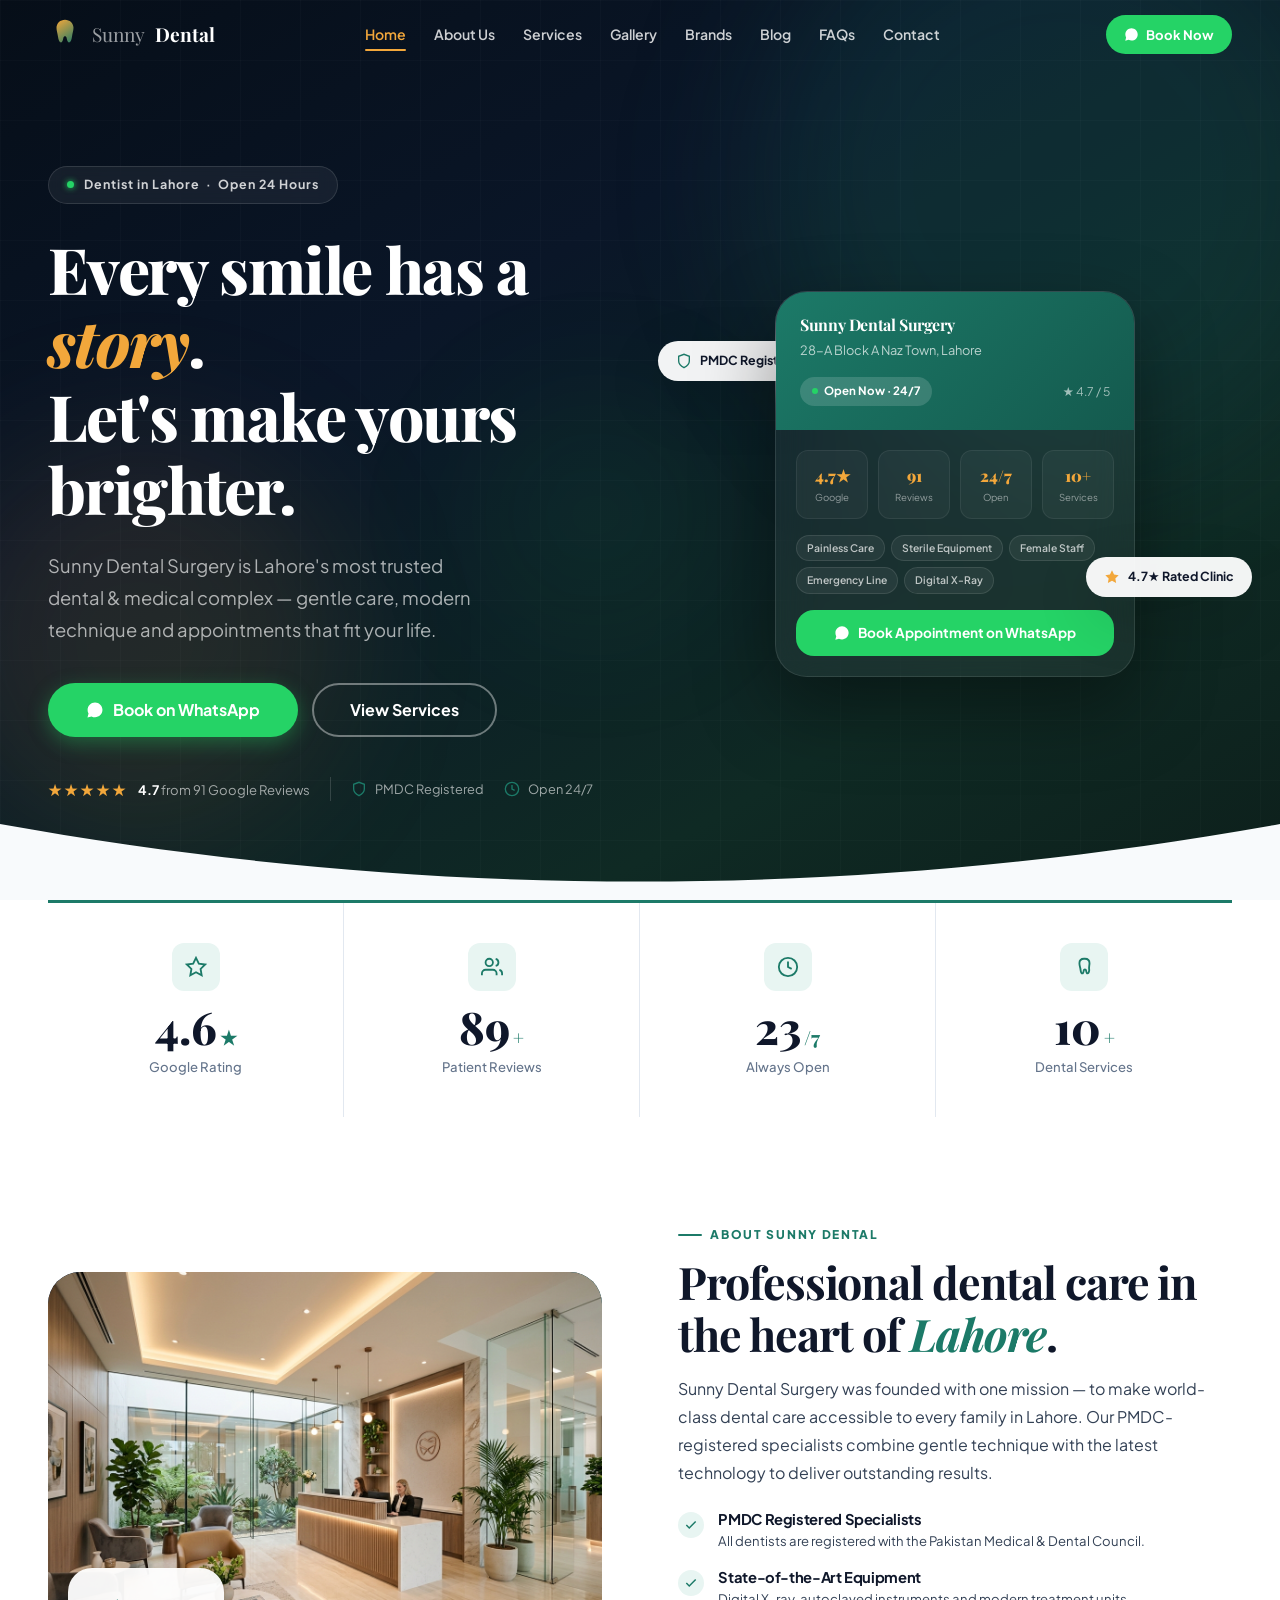
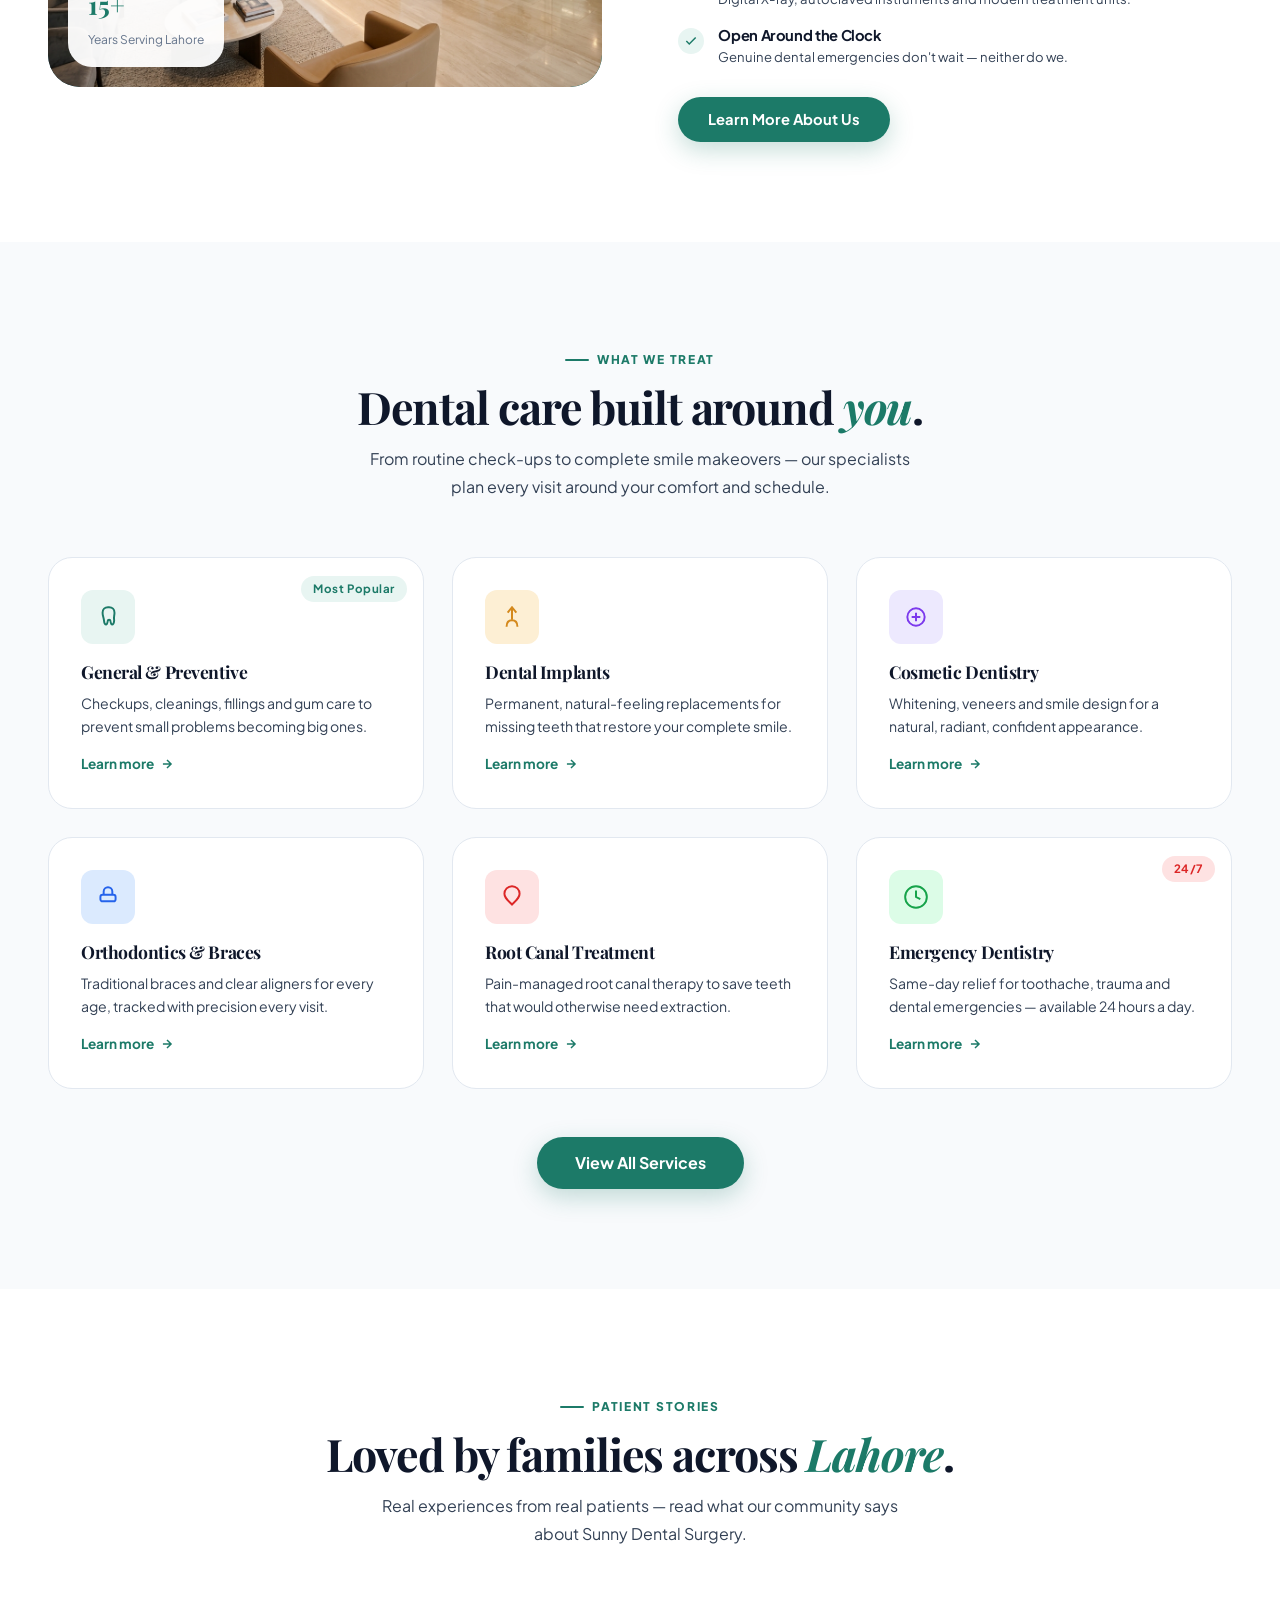
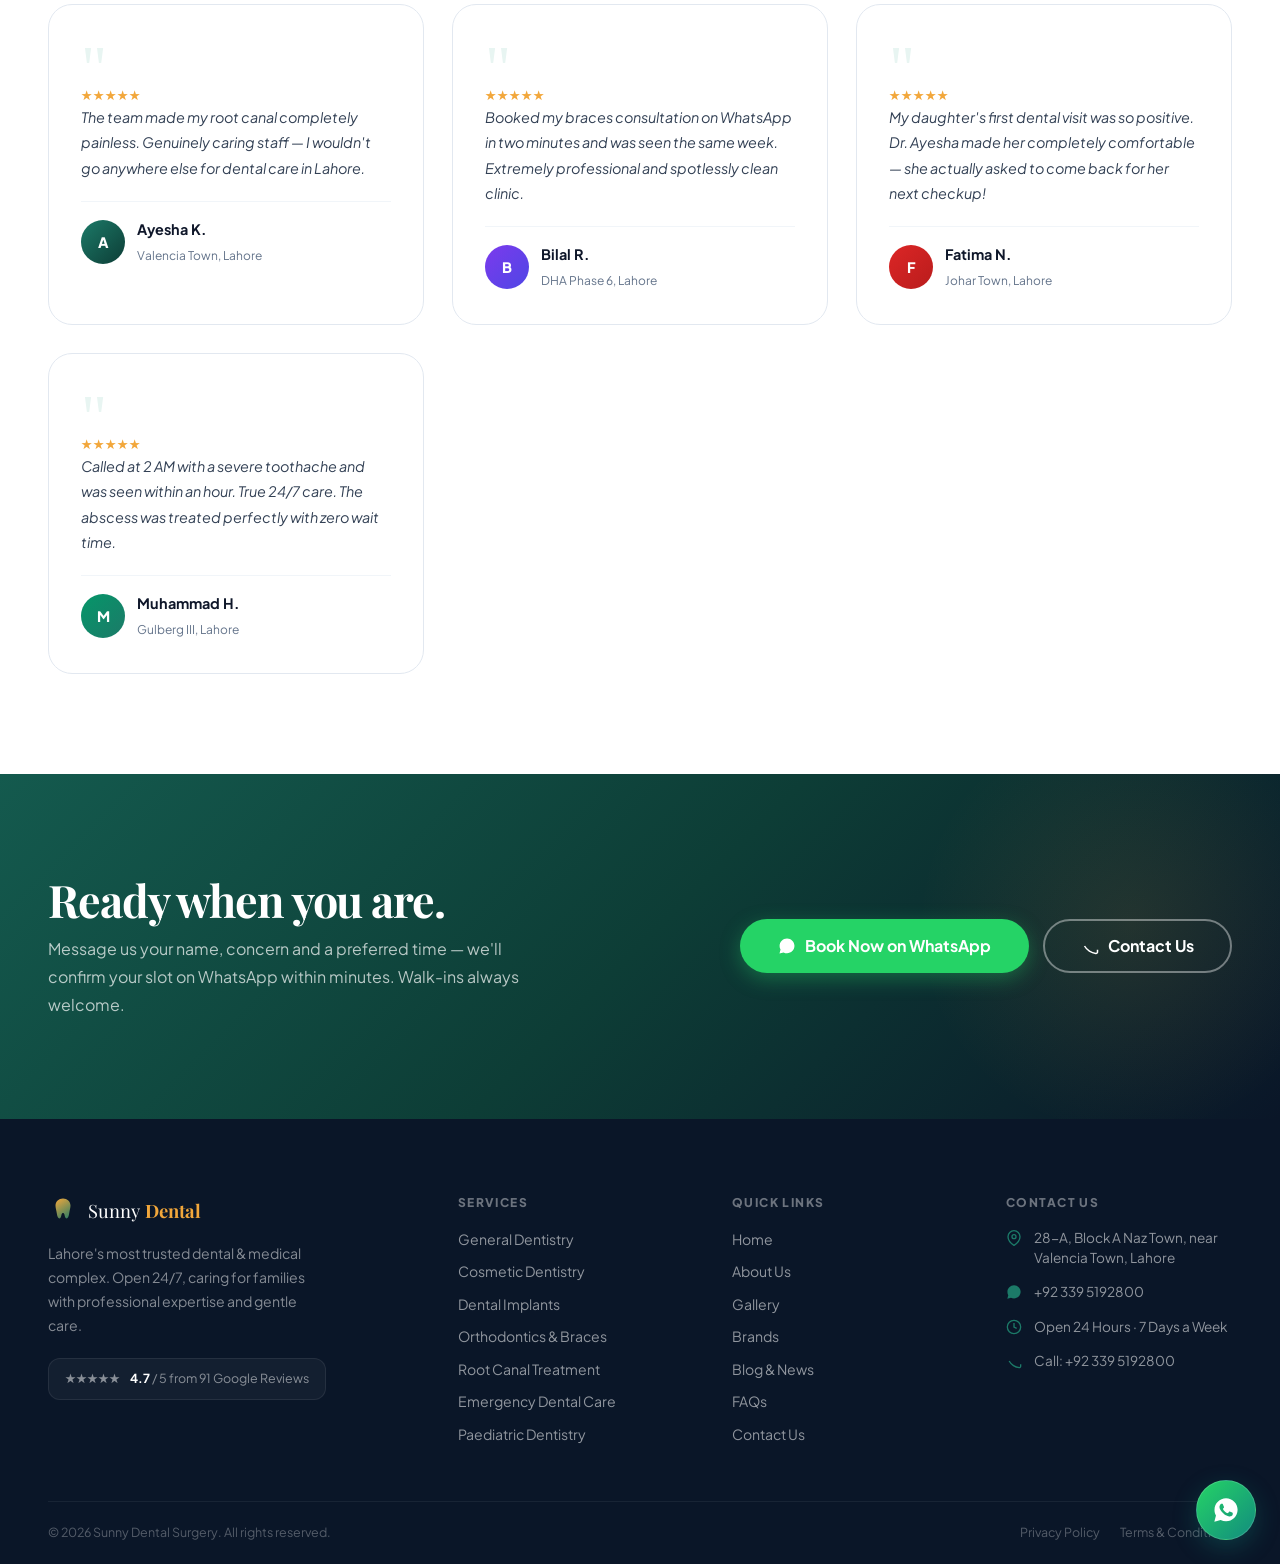
<file: index.html>
<!DOCTYPE html>
<html lang="en">
<head>
  <meta charset="UTF-8">
  <meta name="viewport" content="width=device-width, initial-scale=1.0, viewport-fit=cover">
  <title>Sunny Dental Surgery | Expert Dentist in Lahore — Open 24/7</title>
  <meta name="description" content="Sunny Dental Surgery — Lahore's most trusted dental & medical complex. 4.7★ from 91 Google reviews. General, cosmetic, orthodontic, implant & emergency dentistry. Open 24 hours.">
  <meta name="keywords" content="dentist lahore, dental clinic lahore, dental surgery lahore, teeth whitening, braces, dental implants, root canal, sunny dental, 24 hour dentist">
  <meta property="og:title" content="Sunny Dental Surgery | Expert Dentist in Lahore">
  <meta property="og:description" content="4.7★ rated dental clinic in Lahore — gentle care, modern technique, open 24/7.">
  <link rel="preconnect" href="https://fonts.googleapis.com">
  <link rel="preconnect" href="https://fonts.gstatic.com" crossorigin>
  <link href="https://fonts.googleapis.com/css2?family=Playfair+Display:ital,wght@0,600;0,700;0,800;1,600;1,700&family=Plus+Jakarta+Sans:wght@300;400;500;600;700;800&display=swap" rel="stylesheet">
  <link rel="stylesheet" href="assets/global.css">
  <link rel="stylesheet" href="assets/home.css">
  <script src="assets/nav-footer.js" defer></script>
  <script src="assets/app.js" defer></script>
</head>
<body data-page="home">

  <!-- ═══════════════════════════════════════
       HERO SECTION
  ═══════════════════════════════════════ -->
  <section class="hero" id="home">
    <div class="hero-blobs">
      <div class="blob blob-1"></div>
      <div class="blob blob-2"></div>
      <div class="blob blob-3"></div>
    </div>
    <div class="hero-grid"></div>

    <div class="hero-container">
      <!-- Text -->
      <div class="hero-text">
        <div class="hero-eyebrow">
          <span class="dot"></span>
          Dentist in Lahore &nbsp;·&nbsp; Open 24 Hours
        </div>

        <h1>Every smile has a <em>story</em>.<br>Let's make yours brighter.</h1>

        <p>Sunny Dental Surgery is Lahore's most trusted dental &amp; medical complex — gentle care, modern technique and appointments that fit your life.</p>

        <div class="hero-actions">
          <a href="https://wa.me/923395192800?text=Assalam-o-Alaikum%2C%20I%20would%20like%20to%20book%20a%20dental%20appointment." 
             class="btn btn-wa btn-lg" target="_blank" rel="noopener">
            <svg viewBox="0 0 24 24" fill="currentColor"><path d="M12.04 2C6.58 2 2.13 6.45 2.13 11.91c0 1.75.46 3.39 1.26 4.81L2 22l5.42-1.42a9.9 9.9 0 004.62 1.14h.01c5.46 0 9.9-4.45 9.9-9.91C21.96 6.45 17.5 2 12.04 2z"/></svg>
            Book on WhatsApp
          </a>
          <a href="services.html" class="btn btn-outline-white btn-lg">View Services</a>
        </div>

        <div class="hero-trust">
          <div class="trust-stars">
            <span class="stars-icon">&#9733;&#9733;&#9733;&#9733;&#9733;</span>
            <span class="trust-text"><strong>4.7</strong> from 91 Google Reviews</span>
          </div>
          <div class="trust-sep"></div>
          <div class="trust-badge">
            <svg viewBox="0 0 24 24" fill="none" stroke="currentColor" stroke-width="2"><path d="M12 22s8-4 8-10V5l-8-3-8 3v7c0 6 8 10 8 10z"/></svg>
            PMDC Registered
          </div>
          <div class="trust-badge">
            <svg viewBox="0 0 24 24" fill="none" stroke="currentColor" stroke-width="2"><circle cx="12" cy="12" r="10"/><polyline points="12 6 12 12 16 14"/></svg>
            Open 24/7
          </div>
        </div>
      </div>

      <!-- Visual (desktop only) -->
      <div class="hero-visual">
        <div class="float-badge float-badge-1">
          <svg viewBox="0 0 24 24" fill="none" stroke="#1C7A68" stroke-width="2"><path d="M12 22s8-4 8-10V5l-8-3-8 3v7c0 6 8 10 8 10z"/></svg>
          PMDC Registered
        </div>

        <div class="hero-card">
          <div class="hero-card-header">
            <h3>Sunny Dental Surgery</h3>
            <p>28-A Block A Naz Town, Lahore</p>
            <div class="hero-status-bar">
              <div class="open-badge">
                <span class="live-dot"></span>
                Open Now · 24/7
              </div>
              <span style="font-size:0.75rem;color:rgba(255,255,255,.6)">&#9733; 4.7 / 5</span>
            </div>
          </div>
          <div class="hero-card-body">
            <div class="hero-mini-stats">
              <div class="mini-stat-item">
                <b>4.7★</b><small>Google</small>
              </div>
              <div class="mini-stat-item">
                <b>91</b><small>Reviews</small>
              </div>
              <div class="mini-stat-item">
                <b>24/7</b><small>Open</small>
              </div>
              <div class="mini-stat-item">
                <b>10+</b><small>Services</small>
              </div>
            </div>
            <div class="hero-tags">
              <span class="hero-tag">Painless Care</span>
              <span class="hero-tag">Sterile Equipment</span>
              <span class="hero-tag">Female Staff</span>
              <span class="hero-tag">Emergency Line</span>
              <span class="hero-tag">Digital X-Ray</span>
            </div>
            <a href="https://wa.me/923395192800?text=Assalam-o-Alaikum%2C%20I%20would%20like%20to%20book%20an%20appointment." 
               class="hero-book-btn" target="_blank" rel="noopener">
              <svg viewBox="0 0 24 24" fill="currentColor"><path d="M12.04 2C6.58 2 2.13 6.45 2.13 11.91c0 1.75.46 3.39 1.26 4.81L2 22l5.42-1.42a9.9 9.9 0 004.62 1.14h.01c5.46 0 9.9-4.45 9.9-9.91C21.96 6.45 17.5 2 12.04 2z"/></svg>
              Book Appointment on WhatsApp
            </a>
          </div>
        </div>

        <div class="float-badge float-badge-2">
          <svg viewBox="0 0 24 24" fill="#F2A73B"><path d="M12 2l3.09 6.26L22 9.27l-5 4.87 1.18 6.88L12 17.77l-6.18 3.25L7 14.14 2 9.27l6.91-1.01L12 2z"/></svg>
          4.7★ Rated Clinic
        </div>
      </div>
    </div>

    <div class="hero-wave">
      <svg viewBox="0 0 1440 80" preserveAspectRatio="none">
        <path d="M0,0 C480,80 960,80 1440,0 L1440,80 L0,80 Z" fill="#f8fafc"/>
      </svg>
    </div>
  </section>

  <!-- ═══════════════════════════════════════
       STATS STRIP
  ═══════════════════════════════════════ -->
  <section class="stats-strip">
    <div class="container">
      <div class="stats-inner">
        <div class="stat-block" data-reveal data-reveal-delay="1">
          <div class="stat-icon-wrap">
            <svg viewBox="0 0 24 24" fill="none" stroke="currentColor" stroke-width="2"><path d="M12 2l3.09 6.26L22 9.27l-5 4.87 1.18 6.88L12 17.77l-6.18 3.25L7 14.14 2 9.27l6.91-1.01L12 2z"/></svg>
          </div>
          <div class="stat-number"><span data-counter="4.7">0</span><span class="unit">★</span></div>
          <div class="stat-label">Google Rating</div>
        </div>
        <div class="stat-block" data-reveal data-reveal-delay="2">
          <div class="stat-icon-wrap">
            <svg viewBox="0 0 24 24" fill="none" stroke="currentColor" stroke-width="2"><path d="M17 21v-2a4 4 0 00-4-4H5a4 4 0 00-4 4v2"/><circle cx="9" cy="7" r="4"/><path d="M23 21v-2a4 4 0 00-3-3.87M16 3.13a4 4 0 010 7.75"/></svg>
          </div>
          <div class="stat-number"><span data-counter="91">0</span><span class="unit">+</span></div>
          <div class="stat-label">Patient Reviews</div>
        </div>
        <div class="stat-block" data-reveal data-reveal-delay="3">
          <div class="stat-icon-wrap">
            <svg viewBox="0 0 24 24" fill="none" stroke="currentColor" stroke-width="2"><circle cx="12" cy="12" r="10"/><polyline points="12 6 12 12 16 14"/></svg>
          </div>
          <div class="stat-number"><span data-counter="24">0</span><span class="unit">/7</span></div>
          <div class="stat-label">Always Open</div>
        </div>
        <div class="stat-block" data-reveal data-reveal-delay="4">
          <div class="stat-icon-wrap">
            <svg viewBox="0 0 24 24" fill="none" stroke="currentColor" stroke-width="2"><path d="M12 3c-3 0-5 2-5 5 0 3 1 4 1.3 7.4.2 2 .9 3.6 1.9 3.6s1.3-1.7 1.5-3.1c.1-.9.6-1.4 1.3-1.4s1.2.5 1.3 1.4c.2 1.4.5 3.1 1.5 3.1s1.7-1.6 1.9-3.6C17 12 18 11 18 8c0-3-2-5-5-5z"/></svg>
          </div>
          <div class="stat-number"><span data-counter="10">0</span><span class="unit">+</span></div>
          <div class="stat-label">Dental Services</div>
        </div>
      </div>
    </div>
  </section>

  <!-- ═══════════════════════════════════════
       ABOUT PREVIEW
  ═══════════════════════════════════════ -->
  <section class="section" style="background:var(--surface);">
    <div class="container">
      <div class="about-preview-grid">
        <div class="about-preview-img" data-reveal="left">
          <img src="assets/clinic_interior.jpg" alt="Sunny Dental Surgery Clinic Lobby" loading="lazy" style="width: 100%; height: 100%; object-fit: cover; border-radius: var(--r-2xl);">
          <div class="about-preview-badge">
            <b>15+</b>
            <span>Years Serving Lahore</span>
          </div>
        </div>

        <div class="about-preview-text" data-reveal="right">
          <span class="eyebrow">About Sunny Dental</span>
          <h2>Professional dental care in the heart of <em>Lahore</em>.</h2>
          <p style="margin:16px 0;">Sunny Dental Surgery was founded with one mission — to make world-class dental care accessible to every family in Lahore. Our PMDC-registered specialists combine gentle technique with the latest technology to deliver outstanding results.</p>
          <div class="feature-list">
            <div class="feature-row">
              <div class="feature-check">
                <svg viewBox="0 0 24 24" fill="none" stroke="currentColor" stroke-width="2.5"><polyline points="20 6 9 17 4 12"/></svg>
              </div>
              <div>
                <h5>PMDC Registered Specialists</h5>
                <p>All dentists are registered with the Pakistan Medical & Dental Council.</p>
              </div>
            </div>
            <div class="feature-row">
              <div class="feature-check">
                <svg viewBox="0 0 24 24" fill="none" stroke="currentColor" stroke-width="2.5"><polyline points="20 6 9 17 4 12"/></svg>
              </div>
              <div>
                <h5>State-of-the-Art Equipment</h5>
                <p>Digital X-ray, autoclaved instruments and modern treatment units.</p>
              </div>
            </div>
            <div class="feature-row">
              <div class="feature-check">
                <svg viewBox="0 0 24 24" fill="none" stroke="currentColor" stroke-width="2.5"><polyline points="20 6 9 17 4 12"/></svg>
              </div>
              <div>
                <h5>Open Around the Clock</h5>
                <p>Genuine dental emergencies don't wait — neither do we.</p>
              </div>
            </div>
          </div>
          <a href="about.html" class="btn btn-primary">Learn More About Us</a>
        </div>
      </div>
    </div>
  </section>

  <!-- ═══════════════════════════════════════
       SERVICES PREVIEW
  ═══════════════════════════════════════ -->
  <section class="section" style="background:var(--surface-2);">
    <div class="container">
      <div class="section-header center" data-reveal>
        <span class="eyebrow">What We Treat</span>
        <h2>Dental care built around <em>you</em>.</h2>
        <p>From routine check-ups to complete smile makeovers — our specialists plan every visit around your comfort and schedule.</p>
      </div>

      <div class="grid-auto">
        <div class="service-card" data-reveal data-reveal-delay="1">
          <div class="service-icon">
            <svg viewBox="0 0 24 24" fill="none" stroke="currentColor" stroke-width="1.8"><path d="M12 3c-3 0-5 2-5 5 0 3 1 4 1.3 7.4.2 2 .9 3.6 1.9 3.6s1.3-1.7 1.5-3.1c.1-.9.6-1.4 1.3-1.4s1.2.5 1.3 1.4c.2 1.4.5 3.1 1.5 3.1s1.7-1.6 1.9-3.6C17 12 18 11 18 8c0-3-2-5-5-5z"/></svg>
          </div>
          <h3>General &amp; Preventive</h3>
          <p>Checkups, cleanings, fillings and gum care to prevent small problems becoming big ones.</p>
          <a href="services.html" class="service-link">Learn more <svg viewBox="0 0 24 24" fill="none" stroke="currentColor" stroke-width="2.5"><path d="M5 12h14M12 5l7 7-7 7"/></svg></a>
          <div class="service-badge"><span class="badge badge-teal">Most Popular</span></div>
        </div>

        <div class="service-card" data-reveal data-reveal-delay="2">
          <div class="service-icon" style="background:var(--gold-pale);color:var(--gold-dark);">
            <svg viewBox="0 0 24 24" fill="none" stroke="currentColor" stroke-width="1.8"><path d="M12 3v11M8 8l4-5 4 5M7 21c0-4 2-6 5-6s5 2 5 6"/></svg>
          </div>
          <h3>Dental Implants</h3>
          <p>Permanent, natural-feeling replacements for missing teeth that restore your complete smile.</p>
          <a href="services.html" class="service-link">Learn more <svg viewBox="0 0 24 24" fill="none" stroke="currentColor" stroke-width="2.5"><path d="M5 12h14M12 5l7 7-7 7"/></svg></a>
        </div>

        <div class="service-card" data-reveal data-reveal-delay="3">
          <div class="service-icon" style="background:#ede9fe;color:#7c3aed;">
            <svg viewBox="0 0 24 24" fill="none" stroke="currentColor" stroke-width="1.8"><circle cx="12" cy="12" r="8"/><path d="M8 12h8M12 8v8"/></svg>
          </div>
          <h3>Cosmetic Dentistry</h3>
          <p>Whitening, veneers and smile design for a natural, radiant, confident appearance.</p>
          <a href="services.html" class="service-link">Learn more <svg viewBox="0 0 24 24" fill="none" stroke="currentColor" stroke-width="2.5"><path d="M5 12h14M12 5l7 7-7 7"/></svg></a>
        </div>

        <div class="service-card" data-reveal data-reveal-delay="4">
          <div class="service-icon" style="background:#dbeafe;color:#2563eb;">
            <svg viewBox="0 0 24 24" fill="none" stroke="currentColor" stroke-width="1.8"><rect x="5" y="10" width="14" height="6" rx="2"/><path d="M8 10V7a4 4 0 018 0v3"/></svg>
          </div>
          <h3>Orthodontics &amp; Braces</h3>
          <p>Traditional braces and clear aligners for every age, tracked with precision every visit.</p>
          <a href="services.html" class="service-link">Learn more <svg viewBox="0 0 24 24" fill="none" stroke="currentColor" stroke-width="2.5"><path d="M5 12h14M12 5l7 7-7 7"/></svg></a>
        </div>

        <div class="service-card" data-reveal data-reveal-delay="5">
          <div class="service-icon" style="background:#fee2e2;color:#dc2626;">
            <svg viewBox="0 0 24 24" fill="none" stroke="currentColor" stroke-width="1.8"><path d="M5 9c0 3.5 2 5 7 10 5-5 7-6.5 7-10a7 7 0 10-14 0z"/></svg>
          </div>
          <h3>Root Canal Treatment</h3>
          <p>Pain-managed root canal therapy to save teeth that would otherwise need extraction.</p>
          <a href="services.html" class="service-link">Learn more <svg viewBox="0 0 24 24" fill="none" stroke="currentColor" stroke-width="2.5"><path d="M5 12h14M12 5l7 7-7 7"/></svg></a>
        </div>

        <div class="service-card" data-reveal data-reveal-delay="6">
          <div class="service-icon" style="background:#dcfce7;color:#16a34a;">
            <svg viewBox="0 0 24 24" fill="none" stroke="currentColor" stroke-width="1.8"><circle cx="12" cy="12" r="10"/><path d="M12 6v6l4 2"/></svg>
          </div>
          <h3>Emergency Dentistry</h3>
          <p>Same-day relief for toothache, trauma and dental emergencies — available 24 hours a day.</p>
          <a href="services.html" class="service-link">Learn more <svg viewBox="0 0 24 24" fill="none" stroke="currentColor" stroke-width="2.5"><path d="M5 12h14M12 5l7 7-7 7"/></svg></a>
          <div class="service-badge"><span class="badge badge-red">24/7</span></div>
        </div>
      </div>

      <div class="section-view-more" data-reveal>
        <a href="services.html" class="btn btn-primary btn-lg">View All Services</a>
      </div>
    </div>
  </section>

  <!-- ═══════════════════════════════════════
       TESTIMONIALS
  ═══════════════════════════════════════ -->
  <section class="section" style="background:var(--surface);">
    <div class="container">
      <div class="section-header center" data-reveal>
        <span class="eyebrow">Patient Stories</span>
        <h2>Loved by families across <em>Lahore</em>.</h2>
        <p>Real experiences from real patients — read what our community says about Sunny Dental Surgery.</p>
      </div>

      <div class="grid-auto">
        <div class="testi-card" data-reveal data-reveal-delay="1">
          <div class="testi-quote">"</div>
          <div class="testi-stars">&#9733;&#9733;&#9733;&#9733;&#9733;</div>
          <p class="testi-text">The team made my root canal completely painless. Genuinely caring staff — I wouldn't go anywhere else for dental care in Lahore.</p>
          <div class="testi-author">
            <div class="testi-avatar" style="background:linear-gradient(135deg,#1C7A68,#0d3d36)">A</div>
            <div>
              <strong>Ayesha K.</strong>
              <span>Valencia Town, Lahore</span>
            </div>
          </div>
        </div>

        <div class="testi-card" data-reveal data-reveal-delay="2">
          <div class="testi-quote">"</div>
          <div class="testi-stars">&#9733;&#9733;&#9733;&#9733;&#9733;</div>
          <p class="testi-text">Booked my braces consultation on WhatsApp in two minutes and was seen the same week. Extremely professional and spotlessly clean clinic.</p>
          <div class="testi-author">
            <div class="testi-avatar" style="background:linear-gradient(135deg,#7c3aed,#4f46e5)">B</div>
            <div>
              <strong>Bilal R.</strong>
              <span>DHA Phase 6, Lahore</span>
            </div>
          </div>
        </div>

        <div class="testi-card" data-reveal data-reveal-delay="3">
          <div class="testi-quote">"</div>
          <div class="testi-stars">&#9733;&#9733;&#9733;&#9733;&#9733;</div>
          <p class="testi-text">My daughter's first dental visit was so positive. Dr. Ayesha made her completely comfortable — she actually asked to come back for her next checkup!</p>
          <div class="testi-author">
            <div class="testi-avatar" style="background:linear-gradient(135deg,#dc2626,#b91c1c)">F</div>
            <div>
              <strong>Fatima N.</strong>
              <span>Johar Town, Lahore</span>
            </div>
          </div>
        </div>

        <div class="testi-card" data-reveal data-reveal-delay="4">
          <div class="testi-quote">"</div>
          <div class="testi-stars">&#9733;&#9733;&#9733;&#9733;&#9733;</div>
          <p class="testi-text">Called at 2 AM with a severe toothache and was seen within an hour. True 24/7 care. The abscess was treated perfectly with zero wait time.</p>
          <div class="testi-author">
            <div class="testi-avatar" style="background:linear-gradient(135deg,#059669,#1C7A68)">M</div>
            <div>
              <strong>Muhammad H.</strong>
              <span>Gulberg III, Lahore</span>
            </div>
          </div>
        </div>
      </div>
    </div>
  </section>

  <!-- ═══════════════════════════════════════
       CTA SECTION
  ═══════════════════════════════════════ -->
  <section class="cta-section">
    <div class="container">
      <div class="cta-inner">
        <div class="cta-text" data-reveal="left">
          <h2>Ready when you are.</h2>
          <p>Message us your name, concern and a preferred time — we'll confirm your slot on WhatsApp within minutes. Walk-ins always welcome.</p>
        </div>
        <div class="cta-actions" data-reveal="right">
          <a href="https://wa.me/923395192800?text=Assalam-o-Alaikum%2C%20I%20would%20like%20to%20book%20a%20dental%20appointment." 
             class="btn btn-wa btn-lg" target="_blank" rel="noopener">
            <svg viewBox="0 0 24 24" fill="currentColor"><path d="M12.04 2C6.58 2 2.13 6.45 2.13 11.91c0 1.75.46 3.39 1.26 4.81L2 22l5.42-1.42a9.9 9.9 0 004.62 1.14h.01c5.46 0 9.9-4.45 9.9-9.91C21.96 6.45 17.5 2 12.04 2z"/></svg>
            Book Now on WhatsApp
          </a>
          <a href="contact.html" class="btn btn-outline-white btn-lg">
            <svg viewBox="0 0 24 24" fill="none" stroke="currentColor" stroke-width="2"><path d="M22 16.92v3a2 2 0 01-2.18 2 19.79 19.79 0 01-8.63-3.07A19.5 19.5 0 014.69 12"/></svg>
            Contact Us
          </a>
        </div>
      </div>
    </div>
  </section>

</body>
</html>
</file>
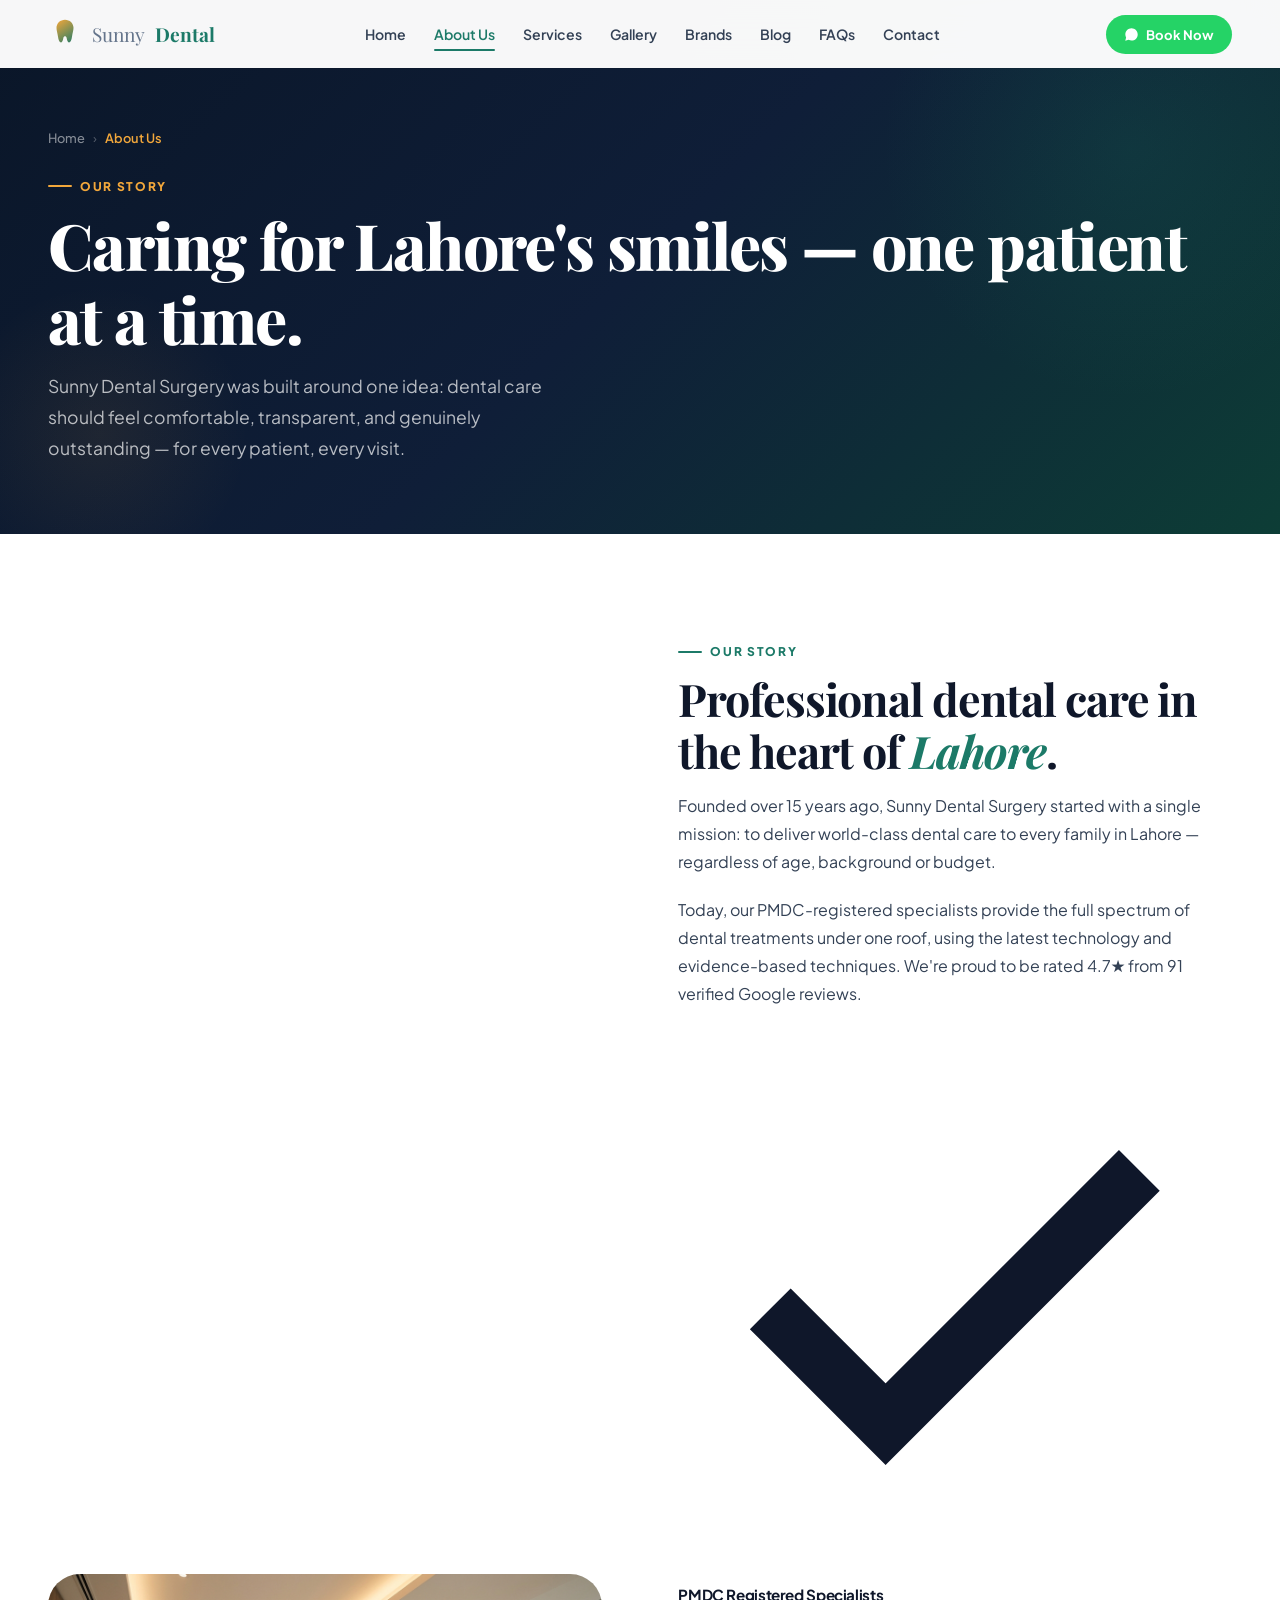
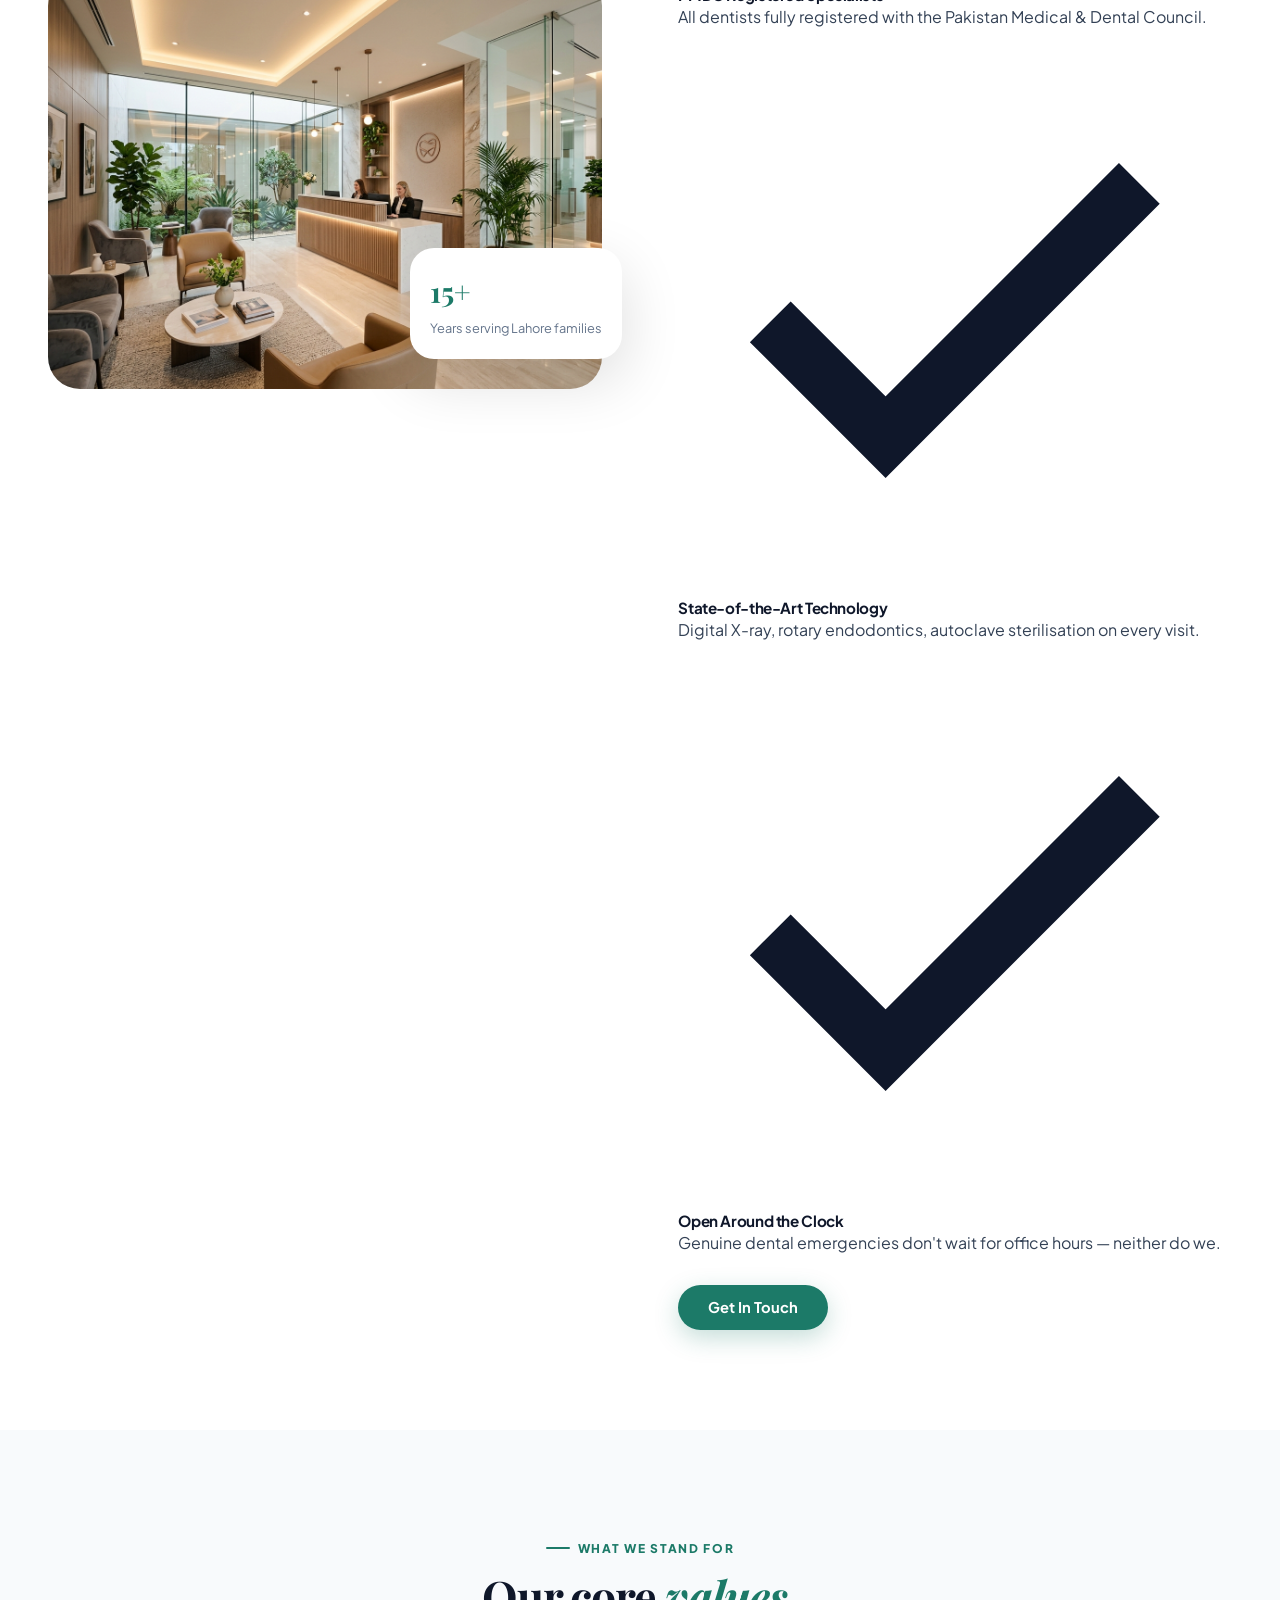
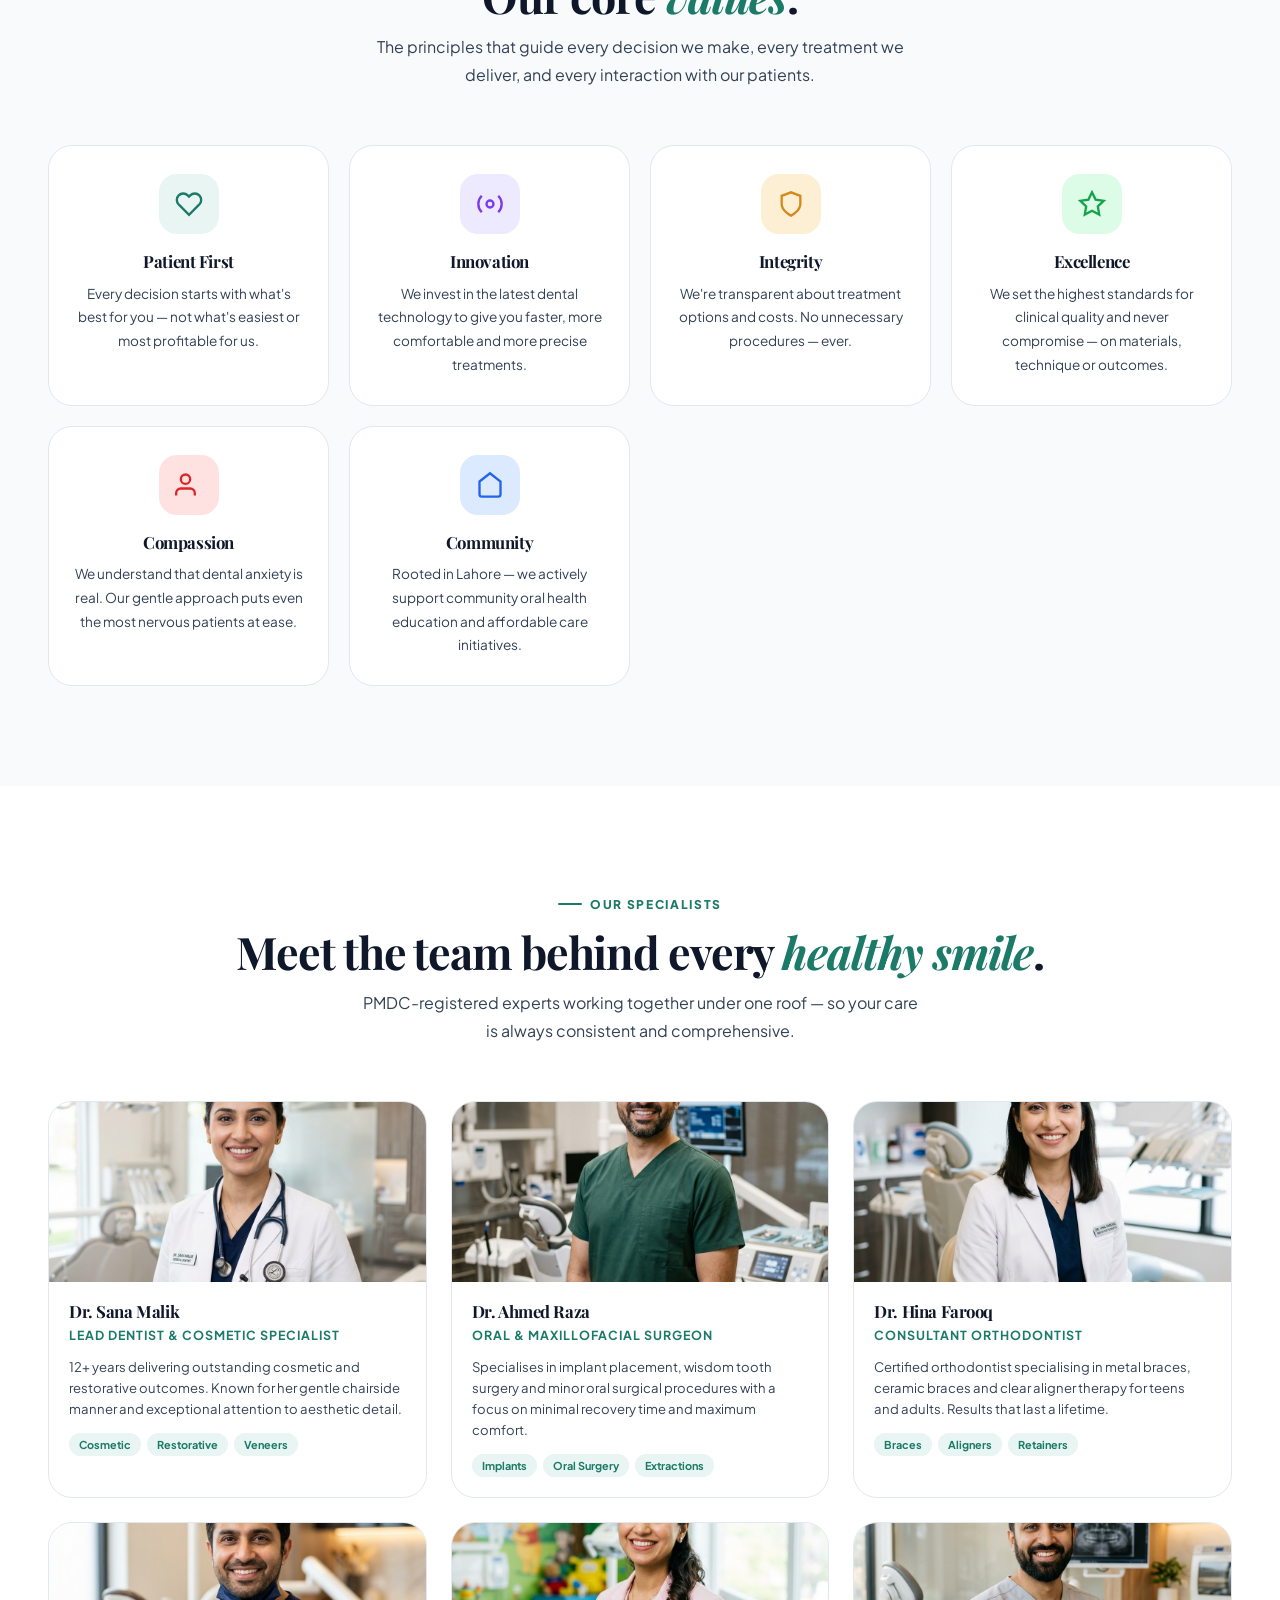
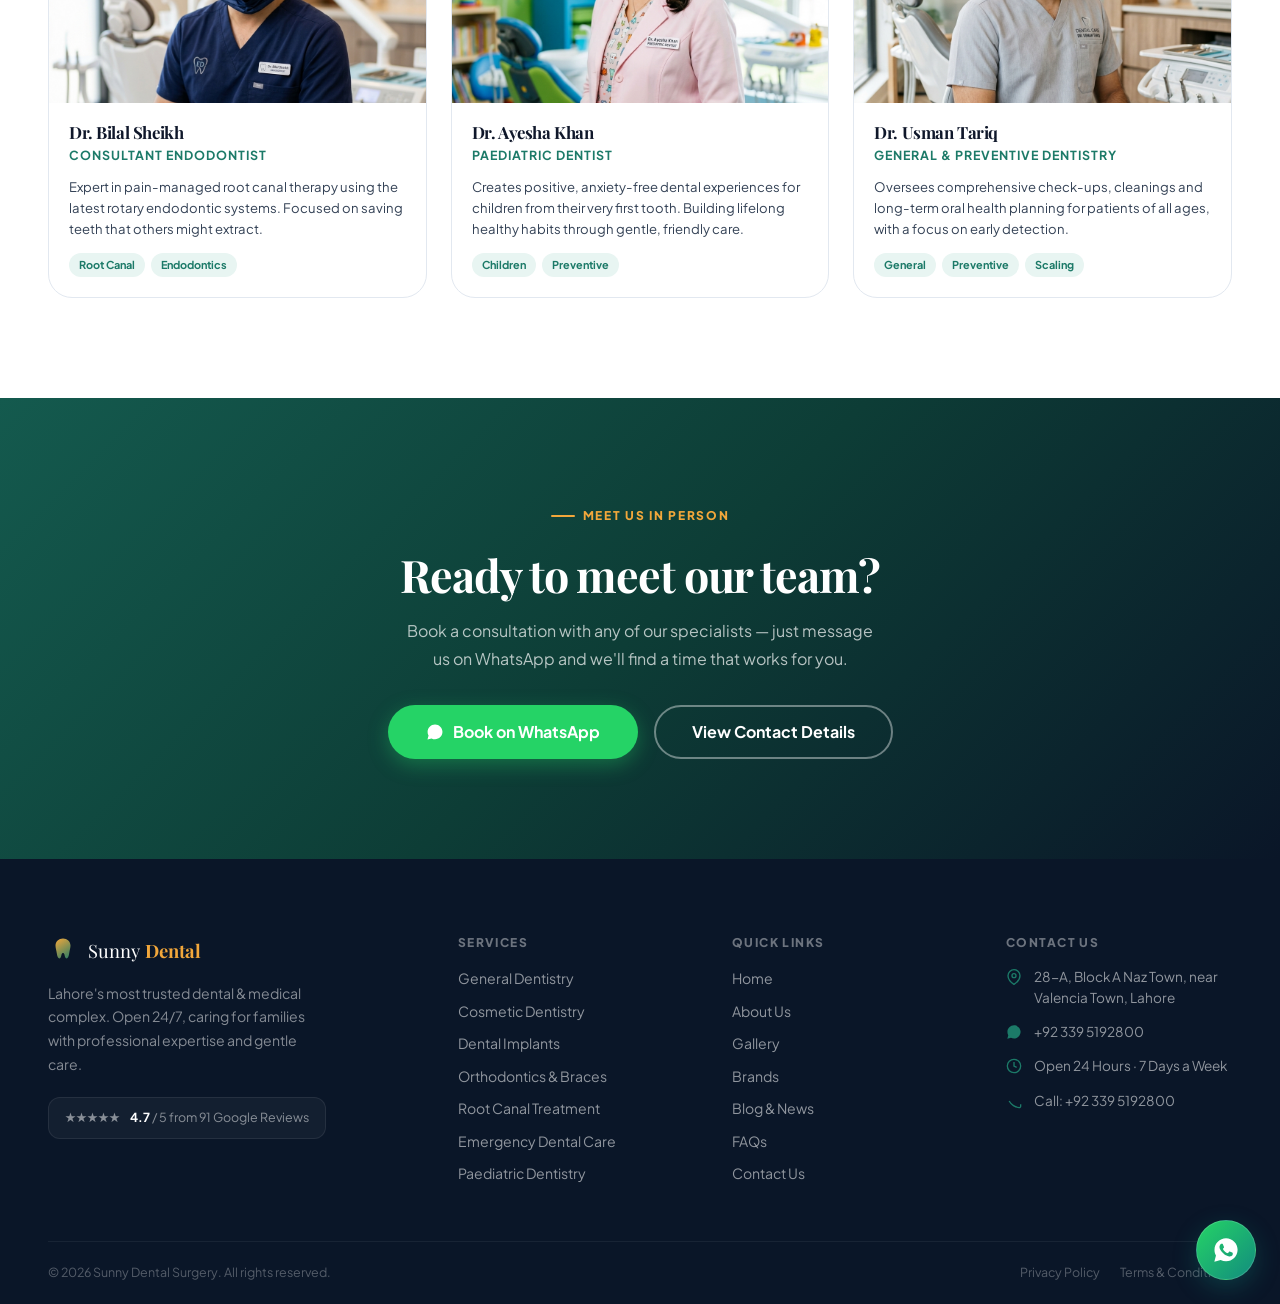
<file: about.html>
<!DOCTYPE html>
<html lang="en">
<head>
  <meta charset="UTF-8">
  <meta name="viewport" content="width=device-width, initial-scale=1.0, viewport-fit=cover">
  <title>About Us | Sunny Dental Surgery — Lahore's Trusted Dental Clinic</title>
  <meta name="description" content="Learn about Sunny Dental Surgery — our story, our PMDC-registered specialist team, and our commitment to world-class dental care in Lahore.">
  <link rel="preconnect" href="https://fonts.googleapis.com">
  <link rel="preconnect" href="https://fonts.gstatic.com" crossorigin>
  <link href="https://fonts.googleapis.com/css2?family=Playfair+Display:ital,wght@0,600;0,700;0,800;1,600&family=Plus+Jakarta+Sans:wght@400;500;600;700;800&display=swap" rel="stylesheet">
  <link rel="stylesheet" href="assets/global.css">
  <link rel="stylesheet" href="assets/pages.css">
  <script src="assets/nav-footer.js" defer></script>
  <script src="assets/app.js" defer></script>
</head>
<body data-page="about">

  <!-- PAGE HERO -->
  <section class="page-hero">
    <div class="container page-hero-inner">
      <nav class="breadcrumb" aria-label="Breadcrumb">
        <a href="index.html">Home</a>
        <span class="breadcrumb-sep">›</span>
        <span class="breadcrumb-current">About Us</span>
      </nav>
      <span class="eyebrow eyebrow-gold">Our Story</span>
      <h1>Caring for Lahore's smiles — one patient at a time.</h1>
      <p>Sunny Dental Surgery was built around one idea: dental care should feel comfortable, transparent, and genuinely outstanding — for every patient, every visit.</p>
    </div>
  </section>

  <!-- OUR STORY -->
  <section class="section" style="background:var(--surface);">
    <div class="container">
      <div class="about-story-grid">
        <div class="about-story-visual" data-reveal="left">
          <div class="about-story-img">
            <img src="assets/clinic_interior.jpg" alt="Sunny Dental Surgery Clinic Reception" loading="lazy" style="width: 100%; height: 100%; object-fit: cover;">
          </div>
          <div class="story-floating-card">
            <strong>15+</strong>
            <span>Years serving Lahore families</span>
          </div>
        </div>

        <div data-reveal="right">
          <span class="eyebrow">Our Story</span>
          <h2>Professional dental care in the heart of <em>Lahore</em>.</h2>
          <p style="margin:16px 0 20px;">Founded over 15 years ago, Sunny Dental Surgery started with a single mission: to deliver world-class dental care to every family in Lahore — regardless of age, background or budget.</p>
          <p style="margin-bottom:24px;">Today, our PMDC-registered specialists provide the full spectrum of dental treatments under one roof, using the latest technology and evidence-based techniques. We're proud to be rated 4.7★ from 91 verified Google reviews.</p>
          <div style="display:flex;flex-direction:column;gap:14px;margin-bottom:28px;">
            <div class="feature-row">
              <div class="feature-check"><svg viewBox="0 0 24 24" fill="none" stroke="currentColor" stroke-width="2.5"><polyline points="20 6 9 17 4 12"/></svg></div>
              <div><h5>PMDC Registered Specialists</h5><p>All dentists fully registered with the Pakistan Medical &amp; Dental Council.</p></div>
            </div>
            <div class="feature-row">
              <div class="feature-check"><svg viewBox="0 0 24 24" fill="none" stroke="currentColor" stroke-width="2.5"><polyline points="20 6 9 17 4 12"/></svg></div>
              <div><h5>State-of-the-Art Technology</h5><p>Digital X-ray, rotary endodontics, autoclave sterilisation on every visit.</p></div>
            </div>
            <div class="feature-row">
              <div class="feature-check"><svg viewBox="0 0 24 24" fill="none" stroke="currentColor" stroke-width="2.5"><polyline points="20 6 9 17 4 12"/></svg></div>
              <div><h5>Open Around the Clock</h5><p>Genuine dental emergencies don't wait for office hours — neither do we.</p></div>
            </div>
          </div>
          <a href="contact.html" class="btn btn-primary">Get In Touch</a>
        </div>
      </div>
    </div>
  </section>

  <!-- CORE VALUES -->
  <section class="section" style="background:var(--surface-2);">
    <div class="container">
      <div class="section-header center" data-reveal>
        <span class="eyebrow">What We Stand For</span>
        <h2>Our core <em>values</em>.</h2>
        <p>The principles that guide every decision we make, every treatment we deliver, and every interaction with our patients.</p>
      </div>
      <div class="values-grid">
        <div class="value-card" data-reveal data-reveal-delay="1">
          <div class="value-icon"><svg viewBox="0 0 24 24" fill="none" stroke="currentColor" stroke-width="2"><path d="M20.84 4.61a5.5 5.5 0 00-7.78 0L12 5.67l-1.06-1.06a5.5 5.5 0 00-7.78 7.78l1.06 1.06L12 21.23l7.78-7.78 1.06-1.06a5.5 5.5 0 000-7.78z"/></svg></div>
          <h3>Patient First</h3>
          <p>Every decision starts with what's best for you — not what's easiest or most profitable for us.</p>
        </div>
        <div class="value-card" data-reveal data-reveal-delay="2">
          <div class="value-icon" style="background:#ede9fe;color:#7c3aed;"><svg viewBox="0 0 24 24" fill="none" stroke="currentColor" stroke-width="2"><circle cx="12" cy="12" r="3"/><path d="M19.07 4.93a10 10 0 010 14.14M4.93 4.93a10 10 0 000 14.14"/></svg></div>
          <h3>Innovation</h3>
          <p>We invest in the latest dental technology to give you faster, more comfortable and more precise treatments.</p>
        </div>
        <div class="value-card" data-reveal data-reveal-delay="3">
          <div class="value-icon" style="background:var(--gold-pale);color:var(--gold-dark);"><svg viewBox="0 0 24 24" fill="none" stroke="currentColor" stroke-width="2"><path d="M12 22s8-4 8-10V5l-8-3-8 3v7c0 6 8 10 8 10z"/></svg></div>
          <h3>Integrity</h3>
          <p>We're transparent about treatment options and costs. No unnecessary procedures — ever.</p>
        </div>
        <div class="value-card" data-reveal data-reveal-delay="4">
          <div class="value-icon" style="background:#dcfce7;color:#16a34a;"><svg viewBox="0 0 24 24" fill="none" stroke="currentColor" stroke-width="2"><path d="M12 2l3.09 6.26L22 9.27l-5 4.87 1.18 6.88L12 17.77l-6.18 3.25L7 14.14 2 9.27l6.91-1.01L12 2z"/></svg></div>
          <h3>Excellence</h3>
          <p>We set the highest standards for clinical quality and never compromise — on materials, technique or outcomes.</p>
        </div>
        <div class="value-card" data-reveal data-reveal-delay="5">
          <div class="value-icon" style="background:#fee2e2;color:#dc2626;"><svg viewBox="0 0 24 24" fill="none" stroke="currentColor" stroke-width="2"><path d="M17 21v-2a4 4 0 00-4-4H5a4 4 0 00-4 4v2"/><circle cx="9" cy="7" r="4"/></svg></div>
          <h3>Compassion</h3>
          <p>We understand that dental anxiety is real. Our gentle approach puts even the most nervous patients at ease.</p>
        </div>
        <div class="value-card" data-reveal data-reveal-delay="6">
          <div class="value-icon" style="background:#dbeafe;color:#2563eb;"><svg viewBox="0 0 24 24" fill="none" stroke="currentColor" stroke-width="2"><path d="M3 9l9-7 9 7v11a2 2 0 01-2 2H5a2 2 0 01-2-2z"/></svg></div>
          <h3>Community</h3>
          <p>Rooted in Lahore — we actively support community oral health education and affordable care initiatives.</p>
        </div>
      </div>
    </div>
  </section>

  <!-- MEET THE DOCTORS -->
  <section class="section" style="background:var(--surface);">
    <div class="container">
      <div class="section-header center" data-reveal>
        <span class="eyebrow">Our Specialists</span>
        <h2>Meet the team behind every <em>healthy smile</em>.</h2>
        <p>PMDC-registered experts working together under one roof — so your care is always consistent and comprehensive.</p>
      </div>
      <div class="doctors-grid">

        <div class="doctor-card" data-reveal data-reveal-delay="1">
          <div class="doctor-avatar-wrap">
            <img src="assets/doctors/sana.jpg" alt="Dr. Sana Malik" loading="lazy" style="width: 100%; height: 100%; object-fit: cover;">
          </div>
          <div class="doctor-info">
            <h3>Dr. Sana Malik</h3>
            <span class="doctor-specialty">Lead Dentist &amp; Cosmetic Specialist</span>
            <p>12+ years delivering outstanding cosmetic and restorative outcomes. Known for her gentle chairside manner and exceptional attention to aesthetic detail.</p>
            <div class="doctor-tags">
              <span class="doctor-tag">Cosmetic</span>
              <span class="doctor-tag">Restorative</span>
              <span class="doctor-tag">Veneers</span>
            </div>
          </div>
        </div>

        <div class="doctor-card" data-reveal data-reveal-delay="2">
          <div class="doctor-avatar-wrap">
            <img src="assets/doctors/ahmed.jpg" alt="Dr. Ahmed Raza" loading="lazy" style="width: 100%; height: 100%; object-fit: cover;">
          </div>
          <div class="doctor-info">
            <h3>Dr. Ahmed Raza</h3>
            <span class="doctor-specialty">Oral &amp; Maxillofacial Surgeon</span>
            <p>Specialises in implant placement, wisdom tooth surgery and minor oral surgical procedures with a focus on minimal recovery time and maximum comfort.</p>
            <div class="doctor-tags">
              <span class="doctor-tag">Implants</span>
              <span class="doctor-tag">Oral Surgery</span>
              <span class="doctor-tag">Extractions</span>
            </div>
          </div>
        </div>

        <div class="doctor-card" data-reveal data-reveal-delay="3">
          <div class="doctor-avatar-wrap">
            <img src="assets/doctors/hina.jpg" alt="Dr. Hina Farooq" loading="lazy" style="width: 100%; height: 100%; object-fit: cover;">
          </div>
          <div class="doctor-info">
            <h3>Dr. Hina Farooq</h3>
            <span class="doctor-specialty">Consultant Orthodontist</span>
            <p>Certified orthodontist specialising in metal braces, ceramic braces and clear aligner therapy for teens and adults. Results that last a lifetime.</p>
            <div class="doctor-tags">
              <span class="doctor-tag">Braces</span>
              <span class="doctor-tag">Aligners</span>
              <span class="doctor-tag">Retainers</span>
            </div>
          </div>
        </div>

        <div class="doctor-card" data-reveal data-reveal-delay="4">
          <div class="doctor-avatar-wrap">
            <img src="assets/doctors/bilal.jpg" alt="Dr. Bilal Sheikh" loading="lazy" style="width: 100%; height: 100%; object-fit: cover;">
          </div>
          <div class="doctor-info">
            <h3>Dr. Bilal Sheikh</h3>
            <span class="doctor-specialty">Consultant Endodontist</span>
            <p>Expert in pain-managed root canal therapy using the latest rotary endodontic systems. Focused on saving teeth that others might extract.</p>
            <div class="doctor-tags">
              <span class="doctor-tag">Root Canal</span>
              <span class="doctor-tag">Endodontics</span>
            </div>
          </div>
        </div>

        <div class="doctor-card" data-reveal data-reveal-delay="5">
          <div class="doctor-avatar-wrap">
            <img src="assets/doctors/ayesha.jpg" alt="Dr. Ayesha Khan" loading="lazy" style="width: 100%; height: 100%; object-fit: cover;">
          </div>
          <div class="doctor-info">
            <h3>Dr. Ayesha Khan</h3>
            <span class="doctor-specialty">Paediatric Dentist</span>
            <p>Creates positive, anxiety-free dental experiences for children from their very first tooth. Building lifelong healthy habits through gentle, friendly care.</p>
            <div class="doctor-tags">
              <span class="doctor-tag">Children</span>
              <span class="doctor-tag">Preventive</span>
            </div>
          </div>
        </div>

        <div class="doctor-card" data-reveal data-reveal-delay="6">
          <div class="doctor-avatar-wrap">
            <img src="assets/doctors/usman.jpg" alt="Dr. Usman Tariq" loading="lazy" style="width: 100%; height: 100%; object-fit: cover;">
          </div>
          <div class="doctor-info">
            <h3>Dr. Usman Tariq</h3>
            <span class="doctor-specialty">General &amp; Preventive Dentistry</span>
            <p>Oversees comprehensive check-ups, cleanings and long-term oral health planning for patients of all ages, with a focus on early detection.</p>
            <div class="doctor-tags">
              <span class="doctor-tag">General</span>
              <span class="doctor-tag">Preventive</span>
              <span class="doctor-tag">Scaling</span>
            </div>
          </div>
        </div>

      </div>
    </div>
  </section>

  <!-- CTA -->
  <section style="background:linear-gradient(135deg,var(--teal-dark) 0%,#0d3d36 50%,var(--dark-900) 100%);padding:clamp(60px,8vw,100px) 0;">
    <div class="container" style="text-align:center;">
      <span class="eyebrow eyebrow-gold" data-reveal>Meet Us In Person</span>
      <h2 style="color:#fff;margin:12px 0 16px;" data-reveal>Ready to meet our team?</h2>
      <p style="color:rgba(255,255,255,.7);max-width:480px;margin:0 auto 32px;" data-reveal>Book a consultation with any of our specialists — just message us on WhatsApp and we'll find a time that works for you.</p>
      <div style="display:flex;gap:16px;justify-content:center;flex-wrap:wrap;" data-reveal>
        <a href="https://wa.me/923395192800?text=Assalam-o-Alaikum%2C%20I%20would%20like%20to%20book%20a%20consultation." class="btn btn-wa btn-lg" target="_blank" rel="noopener">
          <svg viewBox="0 0 24 24" fill="currentColor"><path d="M12.04 2C6.58 2 2.13 6.45 2.13 11.91c0 1.75.46 3.39 1.26 4.81L2 22l5.42-1.42a9.9 9.9 0 004.62 1.14h.01c5.46 0 9.9-4.45 9.9-9.91C21.96 6.45 17.5 2 12.04 2z"/></svg>
          Book on WhatsApp
        </a>
        <a href="contact.html" class="btn btn-outline-white btn-lg">View Contact Details</a>
      </div>
    </div>
  </section>

</body>
</html>
</file>
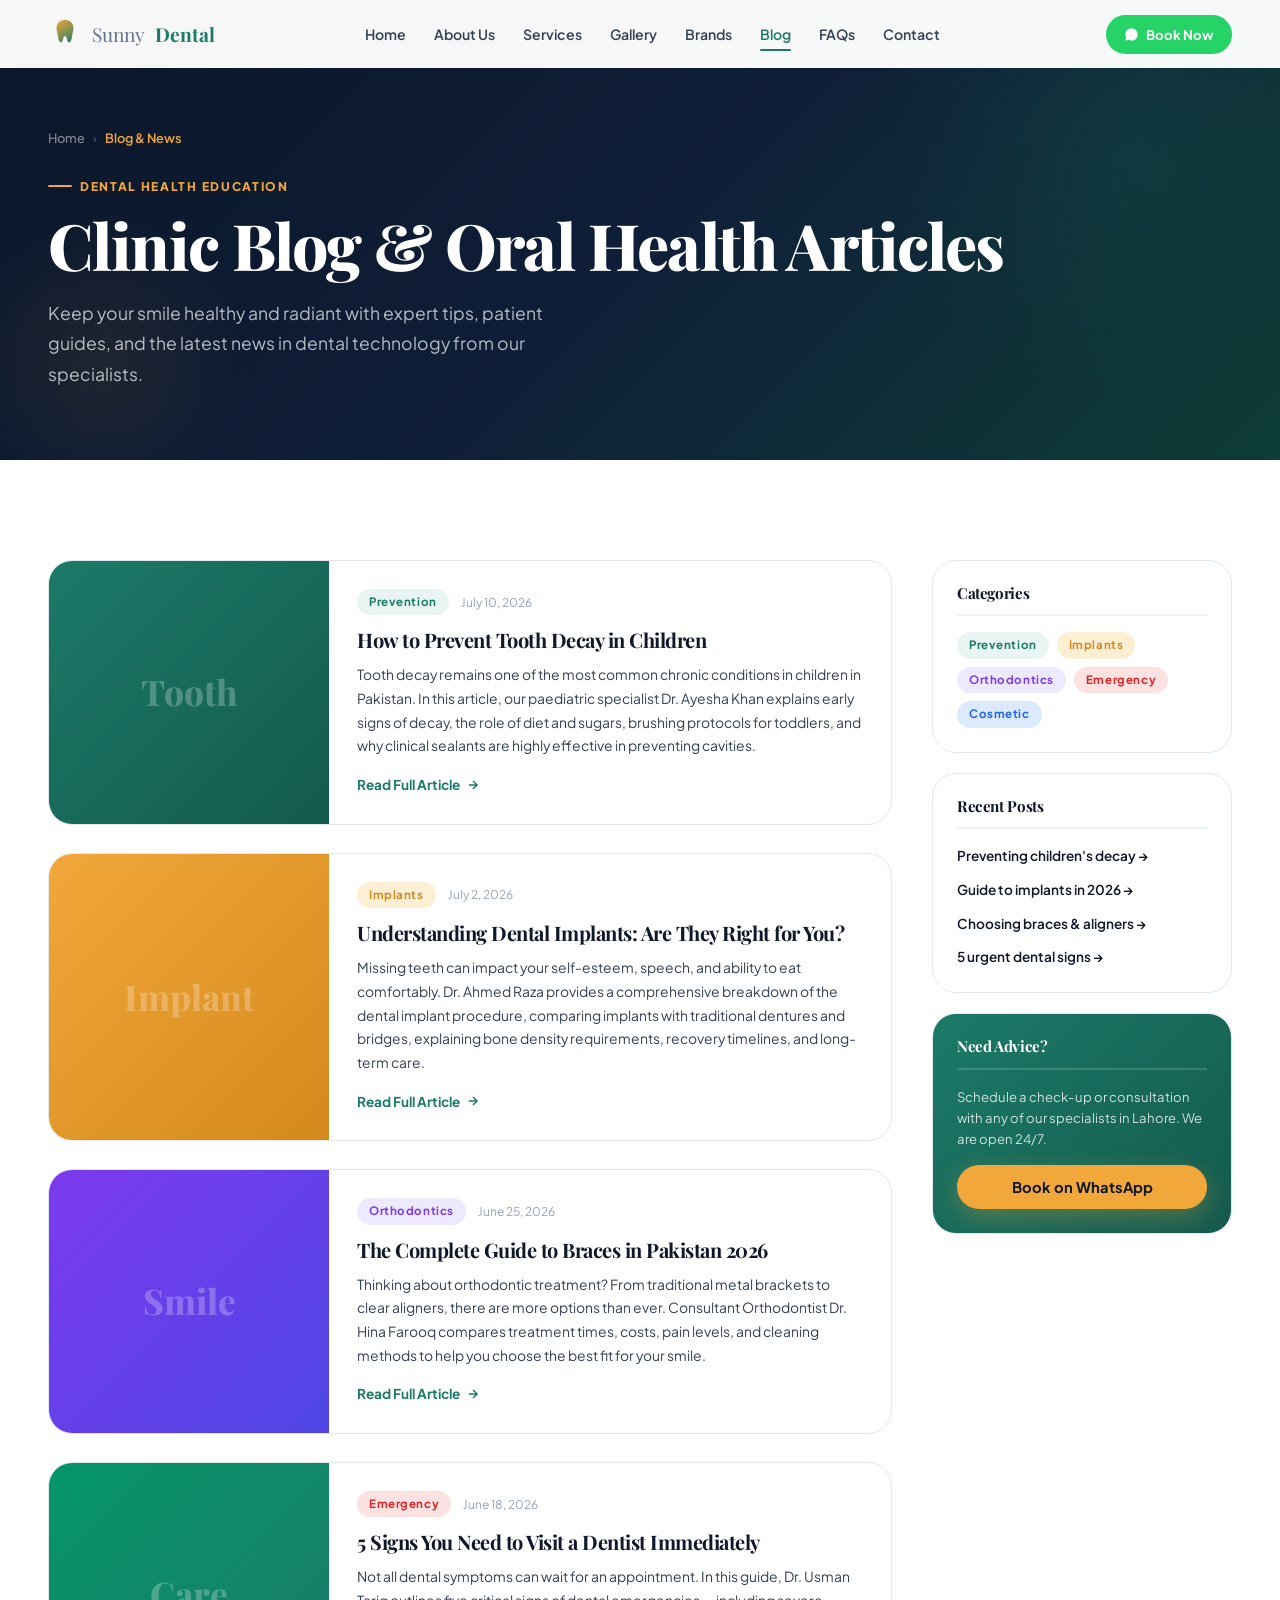
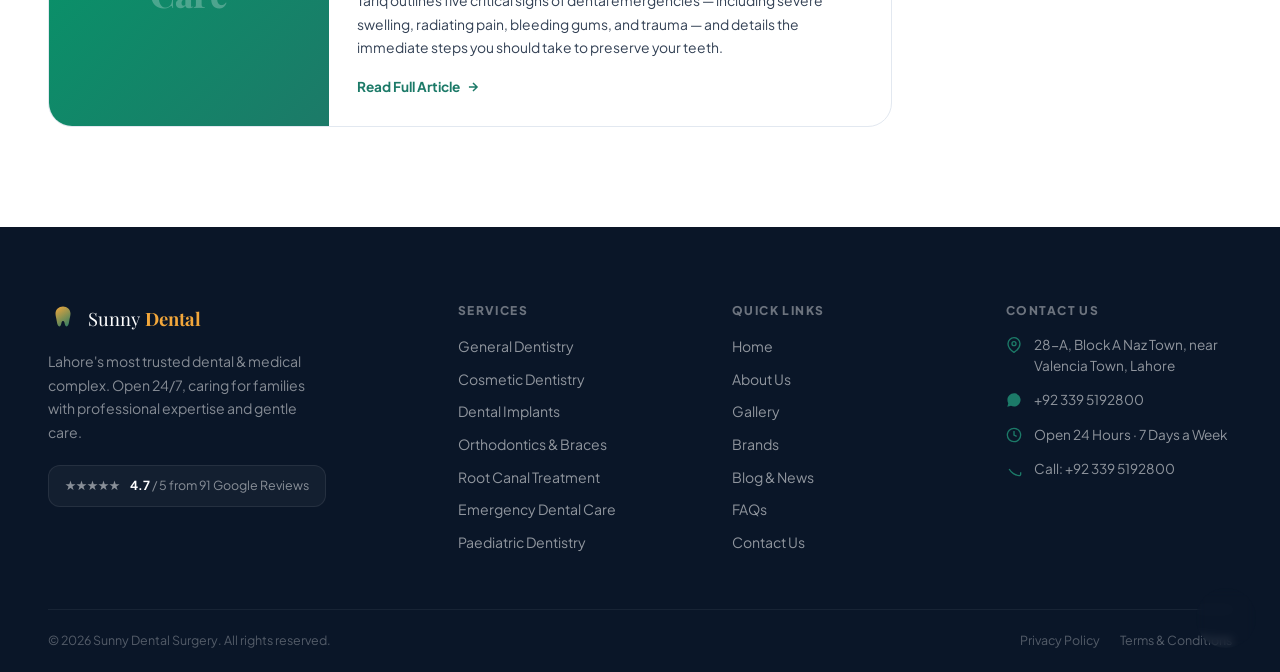
<file: blog.html>
<!DOCTYPE html>
<html lang="en">
<head>
  <meta charset="UTF-8">
  <meta name="viewport" content="width=device-width, initial-scale=1.0, viewport-fit=cover">
  <title>Blog &amp; Dental Health Articles | Sunny Dental Surgery Lahore</title>
  <meta name="description" content="Read the latest articles on dental hygiene, teeth whitening tips, children's oral health, braces guides, and orthodontic care from Sunny Dental Surgery.">
  <link rel="preconnect" href="https://fonts.googleapis.com">
  <link rel="preconnect" href="https://fonts.gstatic.com" crossorigin>
  <link href="https://fonts.googleapis.com/css2?family=Playfair+Display:ital,wght@0,600;0,700;0,800;1,600&family=Plus+Jakarta+Sans:wght@400;500;600;700;800&display=swap" rel="stylesheet">
  <link rel="stylesheet" href="assets/global.css">
  <link rel="stylesheet" href="assets/pages.css">
  <script src="assets/nav-footer.js" defer></script>
  <script src="assets/app.js" defer></script>
  <style>
    /* Gradient backgrounds for blog posts placeholder images */
    .blog-grad-1 { background: linear-gradient(135deg, var(--teal) 0%, var(--teal-dark) 100%); }
    .blog-grad-2 { background: linear-gradient(135deg, var(--gold) 0%, var(--gold-dark) 100%); }
    .blog-grad-3 { background: linear-gradient(135deg, #7c3aed 0%, #4f46e5 100%); }
    .blog-grad-4 { background: linear-gradient(135deg, #059669 0%, #1c7a68 100%); }

    .blog-placeholder-text {
      height: 100%; display: flex; align-items: center; justify-content: center;
      color: #fff; font-family: var(--font-serif); font-size: 2.2rem; font-weight: 800;
      opacity: .25; user-select: none;
    }
  </style>
</head>
<body data-page="blog">

  <!-- PAGE HERO -->
  <section class="page-hero">
    <div class="container page-hero-inner">
      <nav class="breadcrumb" aria-label="Breadcrumb">
        <a href="index.html">Home</a>
        <span class="breadcrumb-sep">›</span>
        <span class="breadcrumb-current">Blog &amp; News</span>
      </nav>
      <span class="eyebrow eyebrow-gold">Dental Health Education</span>
      <h1>Clinic Blog &amp; Oral Health Articles</h1>
      <p>Keep your smile healthy and radiant with expert tips, patient guides, and the latest news in dental technology from our specialists.</p>
    </div>
  </section>

  <!-- BLOG GRID -->
  <section class="section" style="background:var(--surface);">
    <div class="container">
      <div class="blog-grid">
        
        <!-- Blog Posts Left -->
        <div class="blog-posts">
          
          <!-- Post 1 -->
          <article class="blog-post-card" data-reveal>
            <div class="blog-post-img blog-grad-1">
              <div class="blog-placeholder-text">Tooth</div>
            </div>
            <div class="blog-post-body">
              <div class="blog-meta">
                <span class="badge badge-teal">Prevention</span>
                <span class="blog-date">July 10, 2026</span>
              </div>
              <h2>How to Prevent Tooth Decay in Children</h2>
              <p>Tooth decay remains one of the most common chronic conditions in children in Pakistan. In this article, our paediatric specialist Dr. Ayesha Khan explains early signs of decay, the role of diet and sugars, brushing protocols for toddlers, and why clinical sealants are highly effective in preventing cavities.</p>
              <a href="#" class="blog-read-more">Read Full Article <svg viewBox="0 0 24 24" fill="none" stroke="currentColor" stroke-width="2.5" style="width:14px;height:14px;"><path d="M5 12h14M12 5l7 7-7 7"/></svg></a>
            </div>
          </article>

          <!-- Post 2 -->
          <article class="blog-post-card" data-reveal>
            <div class="blog-post-img blog-grad-2">
              <div class="blog-placeholder-text">Implant</div>
            </div>
            <div class="blog-post-body">
              <div class="blog-meta">
                <span class="badge badge-gold">Implants</span>
                <span class="blog-date">July 2, 2026</span>
              </div>
              <h2>Understanding Dental Implants: Are They Right for You?</h2>
              <p>Missing teeth can impact your self-esteem, speech, and ability to eat comfortably. Dr. Ahmed Raza provides a comprehensive breakdown of the dental implant procedure, comparing implants with traditional dentures and bridges, explaining bone density requirements, recovery timelines, and long-term care.</p>
              <a href="#" class="blog-read-more">Read Full Article <svg viewBox="0 0 24 24" fill="none" stroke="currentColor" stroke-width="2.5" style="width:14px;height:14px;"><path d="M5 12h14M12 5l7 7-7 7"/></svg></a>
            </div>
          </article>

          <!-- Post 3 -->
          <article class="blog-post-card" data-reveal>
            <div class="blog-post-img blog-grad-3">
              <div class="blog-placeholder-text">Smile</div>
            </div>
            <div class="blog-post-body">
              <div class="blog-meta">
                <span class="badge badge-purple">Orthodontics</span>
                <span class="blog-date">June 25, 2026</span>
              </div>
              <h2>The Complete Guide to Braces in Pakistan 2026</h2>
              <p>Thinking about orthodontic treatment? From traditional metal brackets to clear aligners, there are more options than ever. Consultant Orthodontist Dr. Hina Farooq compares treatment times, costs, pain levels, and cleaning methods to help you choose the best fit for your smile.</p>
              <a href="#" class="blog-read-more">Read Full Article <svg viewBox="0 0 24 24" fill="none" stroke="currentColor" stroke-width="2.5" style="width:14px;height:14px;"><path d="M5 12h14M12 5l7 7-7 7"/></svg></a>
            </div>
          </article>

          <!-- Post 4 -->
          <article class="blog-post-card" data-reveal>
            <div class="blog-post-img blog-grad-4">
              <div class="blog-placeholder-text">Care</div>
            </div>
            <div class="blog-post-body">
              <div class="blog-meta">
                <span class="badge badge-red">Emergency</span>
                <span class="blog-date">June 18, 2026</span>
              </div>
              <h2>5 Signs You Need to Visit a Dentist Immediately</h2>
              <p>Not all dental symptoms can wait for an appointment. In this guide, Dr. Usman Tariq outlines five critical signs of dental emergencies — including severe swelling, radiating pain, bleeding gums, and trauma — and details the immediate steps you should take to preserve your teeth.</p>
              <a href="#" class="blog-read-more">Read Full Article <svg viewBox="0 0 24 24" fill="none" stroke="currentColor" stroke-width="2.5" style="width:14px;height:14px;"><path d="M5 12h14M12 5l7 7-7 7"/></svg></a>
            </div>
          </article>

        </div>

        <!-- Sidebar Right -->
        <aside class="blog-sidebar">
          
          <!-- Category Card -->
          <div class="sidebar-card" data-reveal="right">
            <h4>Categories</h4>
            <div style="display:flex;flex-wrap:wrap;gap:8px;">
              <a href="#" class="badge badge-teal">Prevention</a>
              <a href="#" class="badge badge-gold">Implants</a>
              <a href="#" class="badge badge-purple">Orthodontics</a>
              <a href="#" class="badge badge-red">Emergency</a>
              <a href="#" class="badge badge-blue">Cosmetic</a>
            </div>
          </div>

          <!-- Recent Posts Card -->
          <div class="sidebar-card" data-reveal="right" data-reveal-delay="1">
            <h4>Recent Posts</h4>
            <ul style="display:flex;flex-direction:column;gap:12px;font-size:0.85rem;">
              <li><a href="#" style="font-weight:600;color:var(--ink);">Preventing children's decay →</a></li>
              <li><a href="#" style="font-weight:600;color:var(--ink);">Guide to implants in 2026 →</a></li>
              <li><a href="#" style="font-weight:600;color:var(--ink);">Choosing braces &amp; aligners →</a></li>
              <li><a href="#" style="font-weight:600;color:var(--ink);">5 urgent dental signs →</a></li>
            </ul>
          </div>

          <!-- Book Appointment CTA -->
          <div class="sidebar-card" style="background:linear-gradient(135deg, var(--teal) 0%, var(--teal-dark) 100%);color:#fff;" data-reveal="right" data-reveal-delay="2">
            <h4 style="color:#fff;border-bottom-color:rgba(255,255,255,.15);">Need Advice?</h4>
            <p style="font-size:0.82rem;line-height:1.6;color:rgba(255,255,255,.8);margin-bottom:16px;">Schedule a check-up or consultation with any of our specialists in Lahore. We are open 24/7.</p>
            <a href="https://wa.me/923395192800?text=Assalam-o-Alaikum%2C%20I%20would%20like%20to%20book%20a%20checkup." class="btn btn-secondary w-full">Book on WhatsApp</a>
          </div>

        </aside>

      </div>
    </div>
  </section>

</body>
</html>
</file>
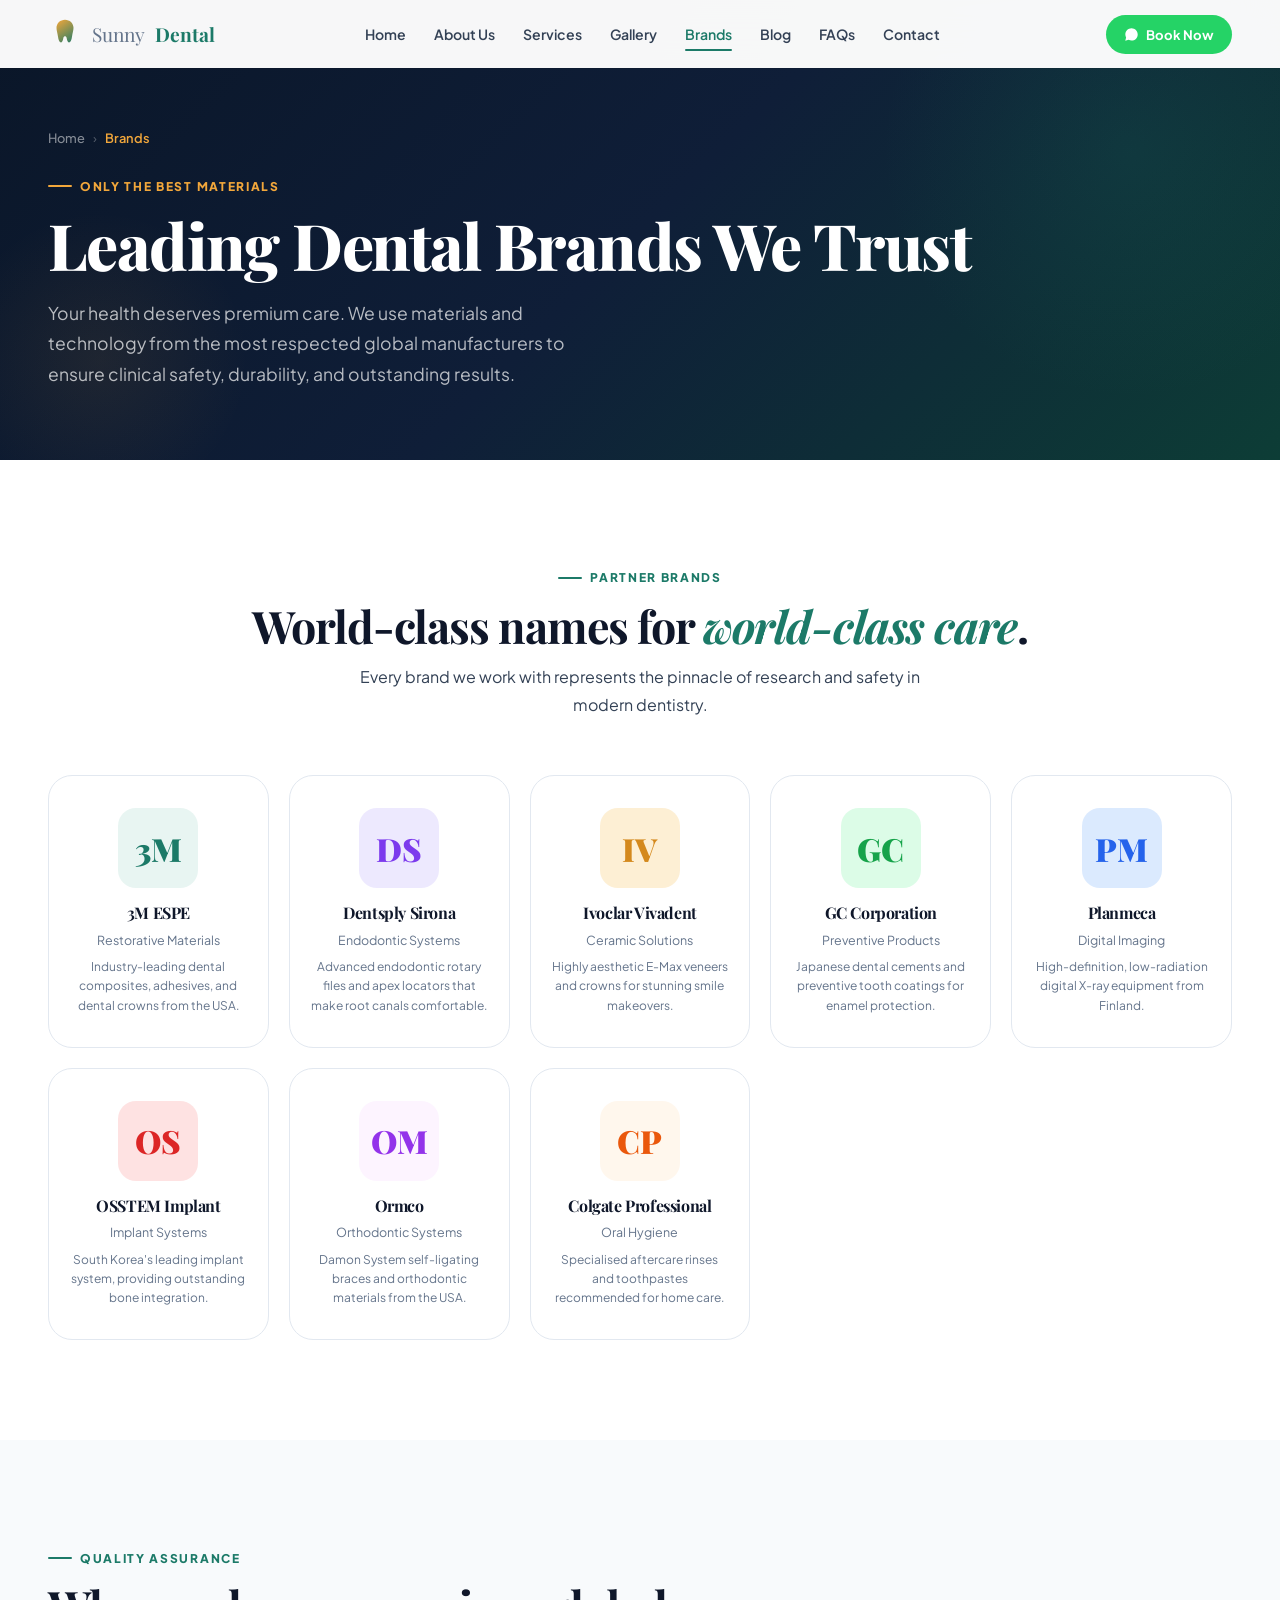
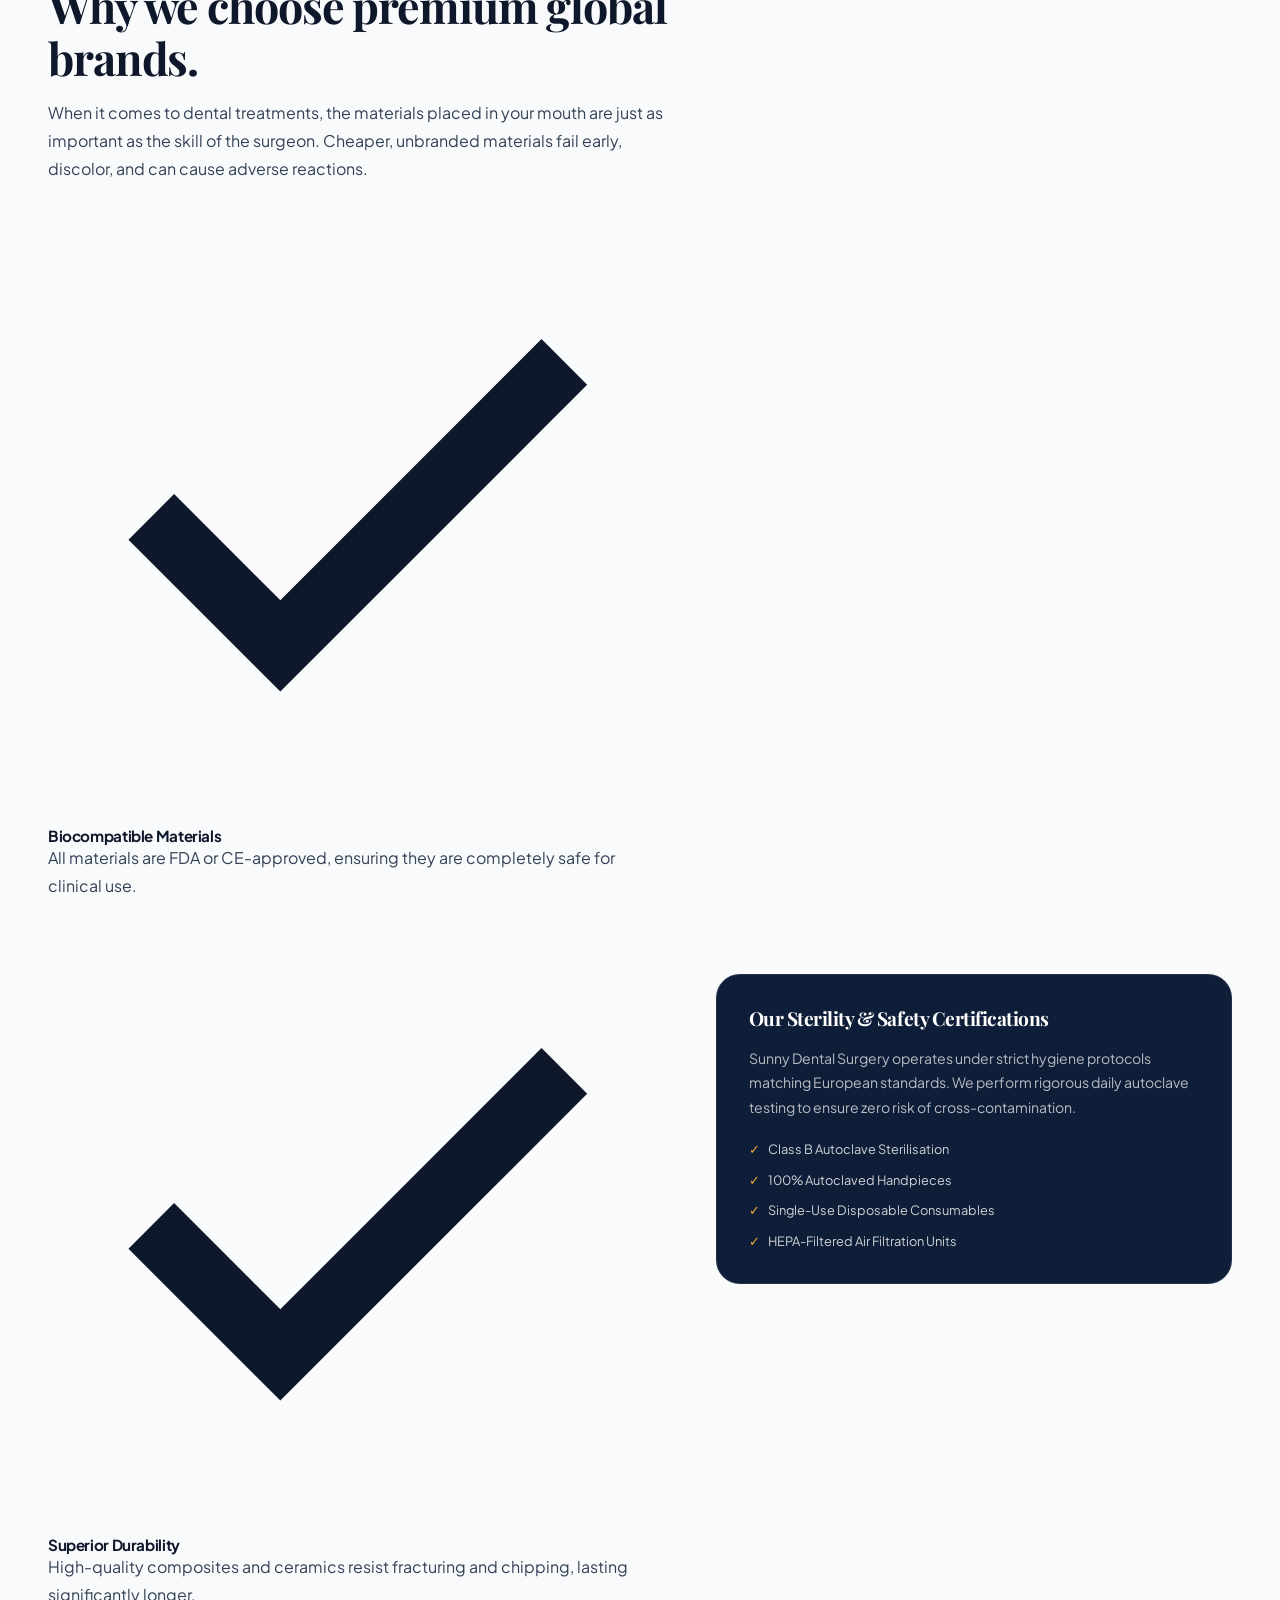
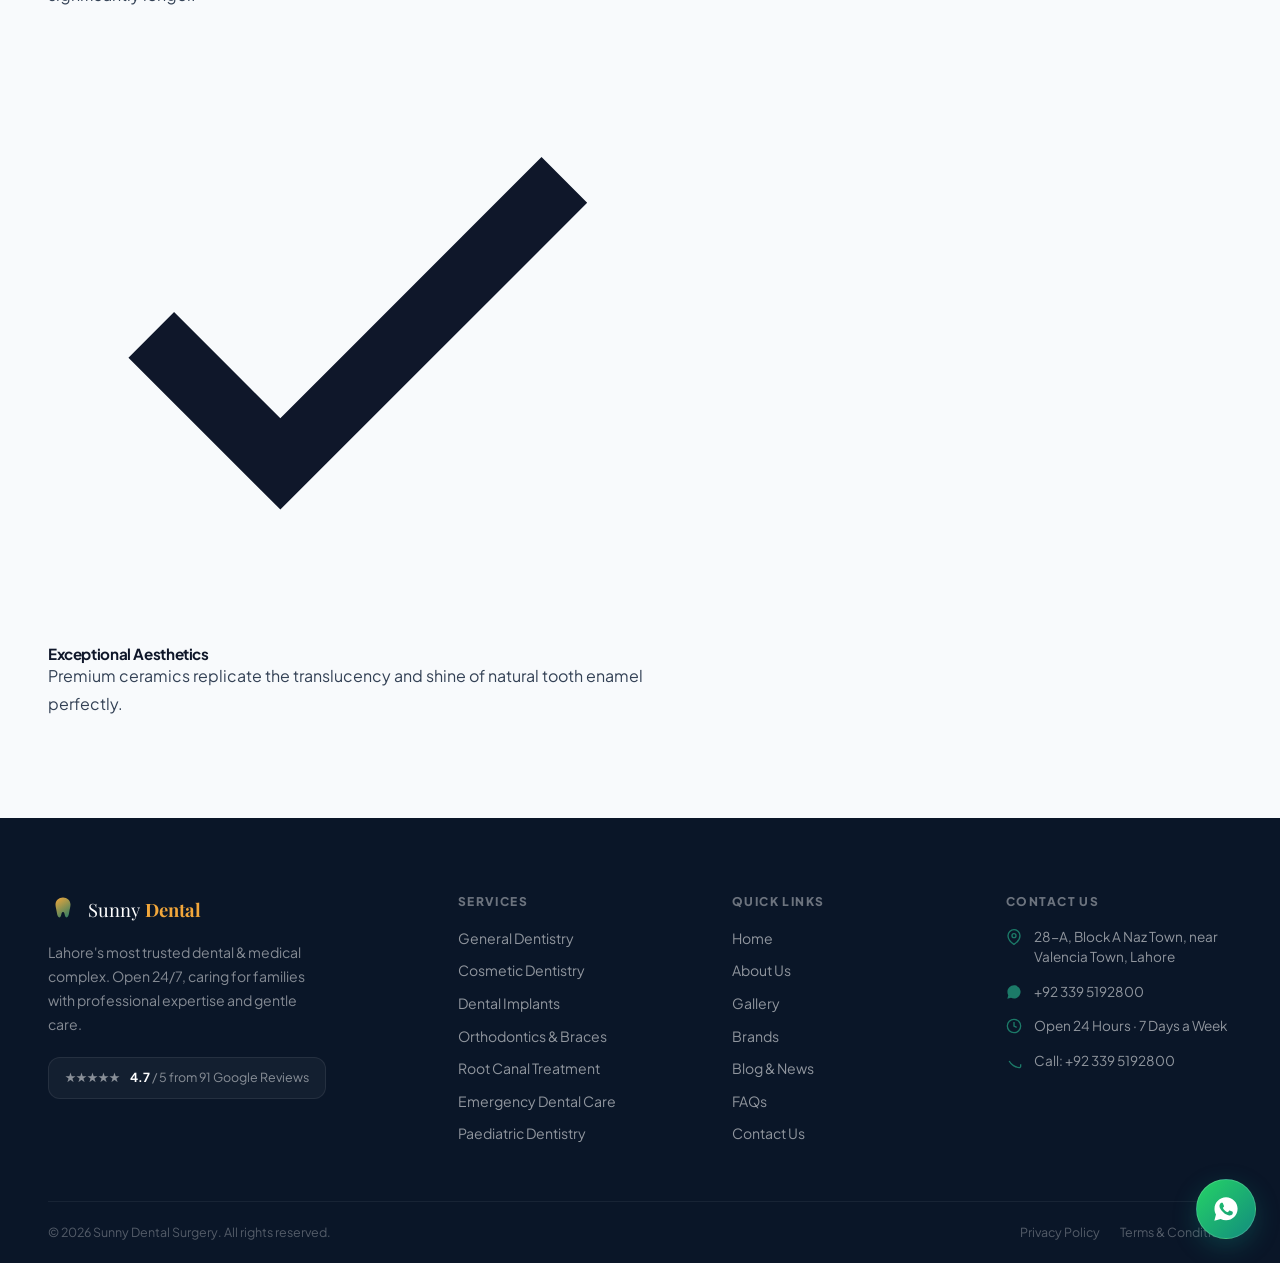
<file: brands.html>
<!DOCTYPE html>
<html lang="en">
<head>
  <meta charset="UTF-8">
  <meta name="viewport" content="width=device-width, initial-scale=1.0, viewport-fit=cover">
  <title>Premium Brands We Use | Sunny Dental Surgery Lahore</title>
  <meta name="description" content="At Sunny Dental Surgery, we partner with the world's leading dental product brands to ensure your treatments are safe, durable, and highly effective.">
  <link rel="preconnect" href="https://fonts.googleapis.com">
  <link rel="preconnect" href="https://fonts.gstatic.com" crossorigin>
  <link href="https://fonts.googleapis.com/css2?family=Playfair+Display:ital,wght@0,600;0,700;0,800;1,600&family=Plus+Jakarta+Sans:wght@400;500;600;700;800&display=swap" rel="stylesheet">
  <link rel="stylesheet" href="assets/global.css">
  <link rel="stylesheet" href="assets/pages.css">
  <script src="assets/nav-footer.js" defer></script>
  <script src="assets/app.js" defer></script>
</head>
<body data-page="brands">

  <!-- PAGE HERO -->
  <section class="page-hero">
    <div class="container page-hero-inner">
      <nav class="breadcrumb" aria-label="Breadcrumb">
        <a href="index.html">Home</a>
        <span class="breadcrumb-sep">›</span>
        <span class="breadcrumb-current">Brands</span>
      </nav>
      <span class="eyebrow eyebrow-gold">Only the Best Materials</span>
      <h1>Leading Dental Brands We Trust</h1>
      <p>Your health deserves premium care. We use materials and technology from the most respected global manufacturers to ensure clinical safety, durability, and outstanding results.</p>
    </div>
  </section>

  <!-- BRANDS GRID -->
  <section class="section" style="background:var(--surface);">
    <div class="container">
      <div class="section-header center" data-reveal>
        <span class="eyebrow">Partner Brands</span>
        <h2>World-class names for <em>world-class care</em>.</h2>
        <p>Every brand we work with represents the pinnacle of research and safety in modern dentistry.</p>
      </div>

      <div class="brands-intro-grid">
        <div class="brand-card" data-reveal data-reveal-delay="1">
          <div class="brand-logo-wrap" style="background:var(--teal-light);color:var(--teal);">3M</div>
          <h3>3M ESPE</h3>
          <p>Restorative Materials</p>
          <span style="font-size:0.75rem;color:var(--ink-soft);display:block;margin-top:8px;">Industry-leading dental composites, adhesives, and dental crowns from the USA.</span>
        </div>

        <div class="brand-card" data-reveal data-reveal-delay="2">
          <div class="brand-logo-wrap" style="background:#ede9fe;color:#7c3aed;">DS</div>
          <h3>Dentsply Sirona</h3>
          <p>Endodontic Systems</p>
          <span style="font-size:0.75rem;color:var(--ink-soft);display:block;margin-top:8px;">Advanced endodontic rotary files and apex locators that make root canals comfortable.</span>
        </div>

        <div class="brand-card" data-reveal data-reveal-delay="3">
          <div class="brand-logo-wrap" style="background:var(--gold-pale);color:var(--gold-dark);">IV</div>
          <h3>Ivoclar Vivadent</h3>
          <p>Ceramic Solutions</p>
          <span style="font-size:0.75rem;color:var(--ink-soft);display:block;margin-top:8px;">Highly aesthetic E-Max veneers and crowns for stunning smile makeovers.</span>
        </div>

        <div class="brand-card" data-reveal data-reveal-delay="4">
          <div class="brand-logo-wrap" style="background:#dcfce7;color:#16a34a;">GC</div>
          <h3>GC Corporation</h3>
          <p>Preventive Products</p>
          <span style="font-size:0.75rem;color:var(--ink-soft);display:block;margin-top:8px;">Japanese dental cements and preventive tooth coatings for enamel protection.</span>
        </div>

        <div class="brand-card" data-reveal data-reveal-delay="5">
          <div class="brand-logo-wrap" style="background:#dbeafe;color:#2563eb;">PM</div>
          <h3>Planmeca</h3>
          <p>Digital Imaging</p>
          <span style="font-size:0.75rem;color:var(--ink-soft);display:block;margin-top:8px;">High-definition, low-radiation digital X-ray equipment from Finland.</span>
        </div>

        <div class="brand-card" data-reveal data-reveal-delay="6">
          <div class="brand-logo-wrap" style="background:#fee2e2;color:#dc2626;">OS</div>
          <h3>OSSTEM Implant</h3>
          <p>Implant Systems</p>
          <span style="font-size:0.75rem;color:var(--ink-soft);display:block;margin-top:8px;">South Korea's leading implant system, providing outstanding bone integration.</span>
        </div>

        <div class="brand-card" data-reveal>
          <div class="brand-logo-wrap" style="background:#fdf4ff;color:#9333ea;">OM</div>
          <h3>Ormco</h3>
          <p>Orthodontic Systems</p>
          <span style="font-size:0.75rem;color:var(--ink-soft);display:block;margin-top:8px;">Damon System self-ligating braces and orthodontic materials from the USA.</span>
        </div>

        <div class="brand-card" data-reveal data-reveal-delay="1">
          <div class="brand-logo-wrap" style="background:#fff7ed;color:#ea580c;">CP</div>
          <h3>Colgate Professional</h3>
          <p>Oral Hygiene</p>
          <span style="font-size:0.75rem;color:var(--ink-soft);display:block;margin-top:8px;">Specialised aftercare rinses and toothpastes recommended for home care.</span>
        </div>
      </div>
    </div>
  </section>

  <!-- WHY PREMIUM BRANDS -->
  <section class="section" style="background:var(--surface-2);">
    <div class="container">
      <div style="display:grid;grid-template-columns:1.2fr 1fr;gap:48px;align-items:center;" class="grid-2">
        <div data-reveal="left">
          <span class="eyebrow">Quality Assurance</span>
          <h2>Why we choose premium global brands.</h2>
          <p style="margin:16px 0 24px;">When it comes to dental treatments, the materials placed in your mouth are just as important as the skill of the surgeon. Cheaper, unbranded materials fail early, discolor, and can cause adverse reactions.</p>
          
          <div style="display:flex;flex-direction:column;gap:16px;">
            <div class="feature-row">
              <div class="feature-check"><svg viewBox="0 0 24 24" fill="none" stroke="currentColor" stroke-width="2.5"><polyline points="20 6 9 17 4 12"/></svg></div>
              <div>
                <h5>Biocompatible Materials</h5>
                <p>All materials are FDA or CE-approved, ensuring they are completely safe for clinical use.</p>
              </div>
            </div>
            <div class="feature-row">
              <div class="feature-check"><svg viewBox="0 0 24 24" fill="none" stroke="currentColor" stroke-width="2.5"><polyline points="20 6 9 17 4 12"/></svg></div>
              <div>
                <h5>Superior Durability</h5>
                <p>High-quality composites and ceramics resist fracturing and chipping, lasting significantly longer.</p>
              </div>
            </div>
            <div class="feature-row">
              <div class="feature-check"><svg viewBox="0 0 24 24" fill="none" stroke="currentColor" stroke-width="2.5"><polyline points="20 6 9 17 4 12"/></svg></div>
              <div>
                <h5>Exceptional Aesthetics</h5>
                <p>Premium ceramics replicate the translucency and shine of natural tooth enamel perfectly.</p>
              </div>
            </div>
          </div>
        </div>

        <div data-reveal="right">
          <div class="card" style="padding:32px;background:var(--dark-800);color:#fff;border-color:rgba(255,255,255,.08);">
            <h3 style="color:#fff;margin-bottom:16px;font-size:1.2rem;">Our Sterility &amp; Safety Certifications</h3>
            <p style="color:rgba(255,255,255,.7);font-size:0.88rem;margin-bottom:20px;">Sunny Dental Surgery operates under strict hygiene protocols matching European standards. We perform rigorous daily autoclave testing to ensure zero risk of cross-contamination.</p>
            <ul style="display:flex;flex-direction:column;gap:10px;font-size:0.8rem;color:rgba(255,255,255,.8);">
              <li style="display:flex;align-items:center;gap:8px;"><span style="color:var(--gold);">✓</span> Class B Autoclave Sterilisation</li>
              <li style="display:flex;align-items:center;gap:8px;"><span style="color:var(--gold);">✓</span> 100% Autoclaved Handpieces</li>
              <li style="display:flex;align-items:center;gap:8px;"><span style="color:var(--gold);">✓</span> Single-Use Disposable Consumables</li>
              <li style="display:flex;align-items:center;gap:8px;"><span style="color:var(--gold);">✓</span> HEPA-Filtered Air Filtration Units</li>
            </ul>
          </div>
        </div>
      </div>
    </div>
  </section>

</body>
</html>
</file>
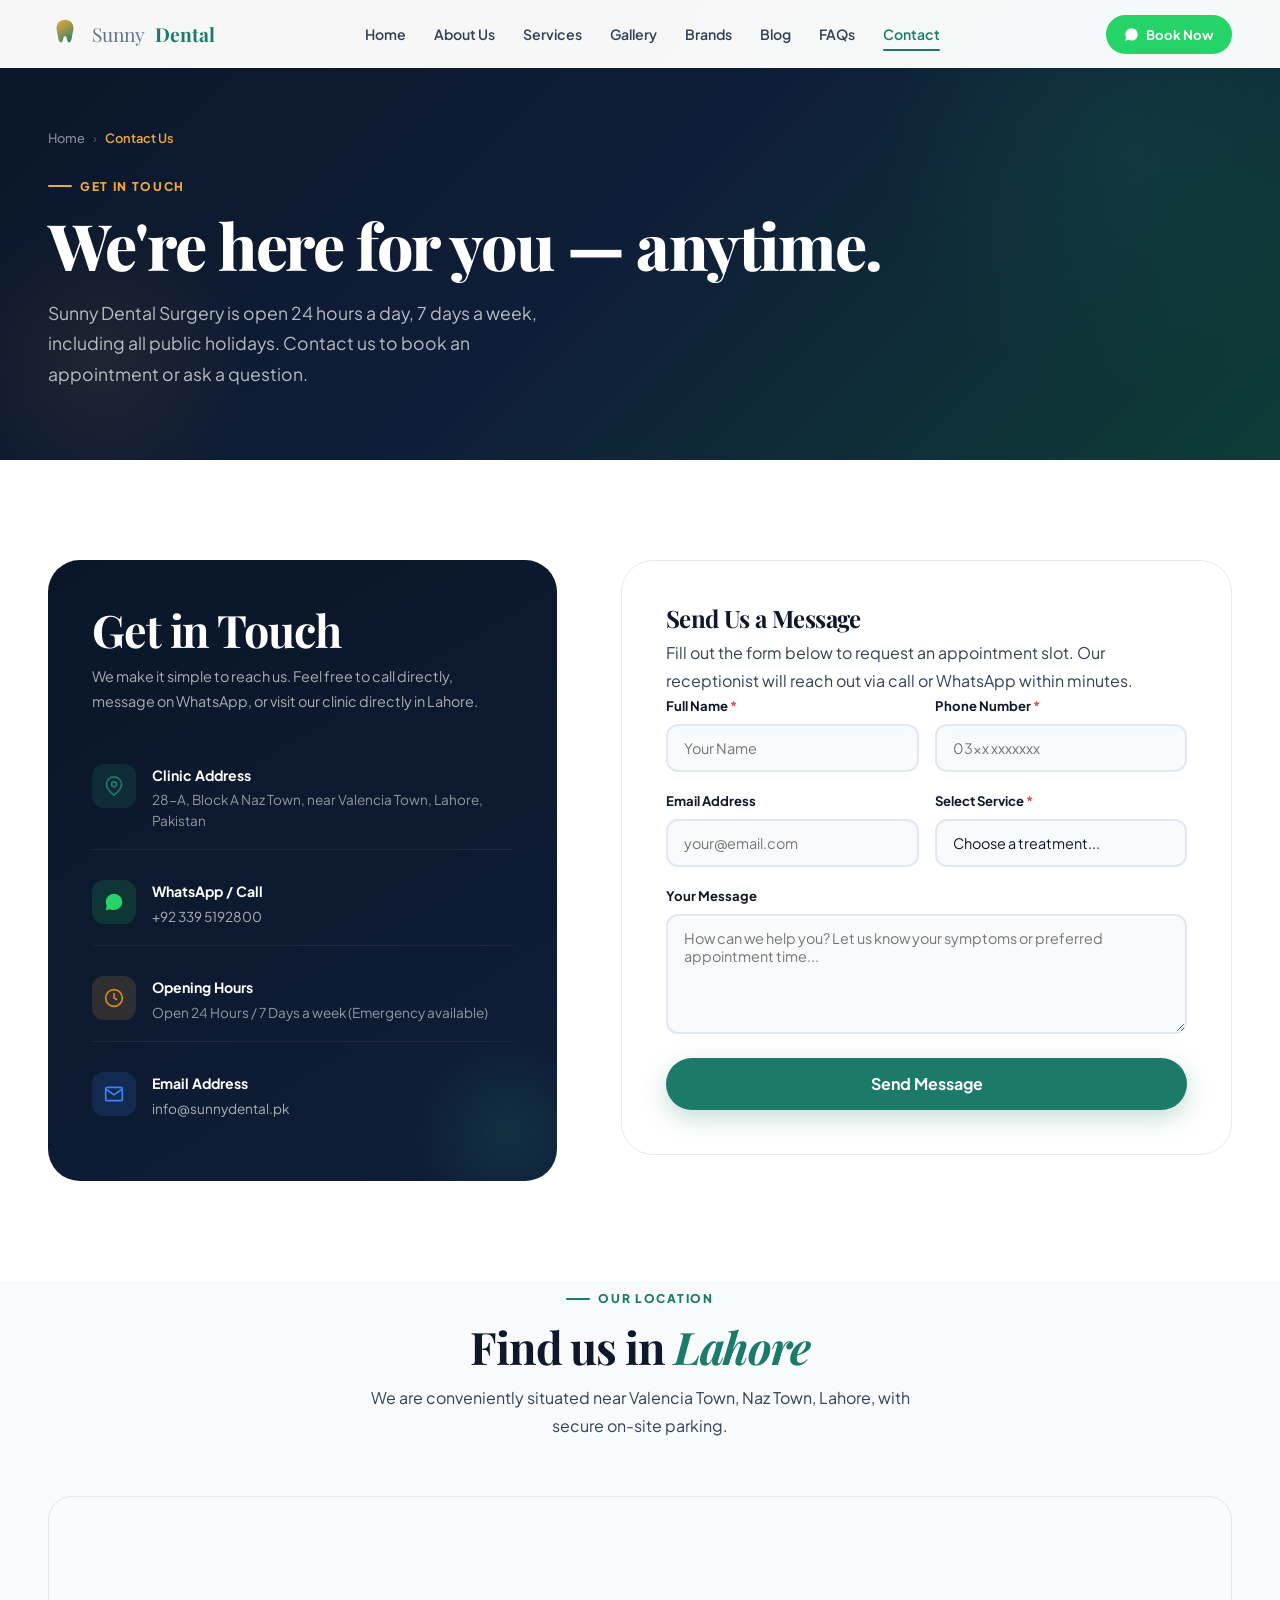
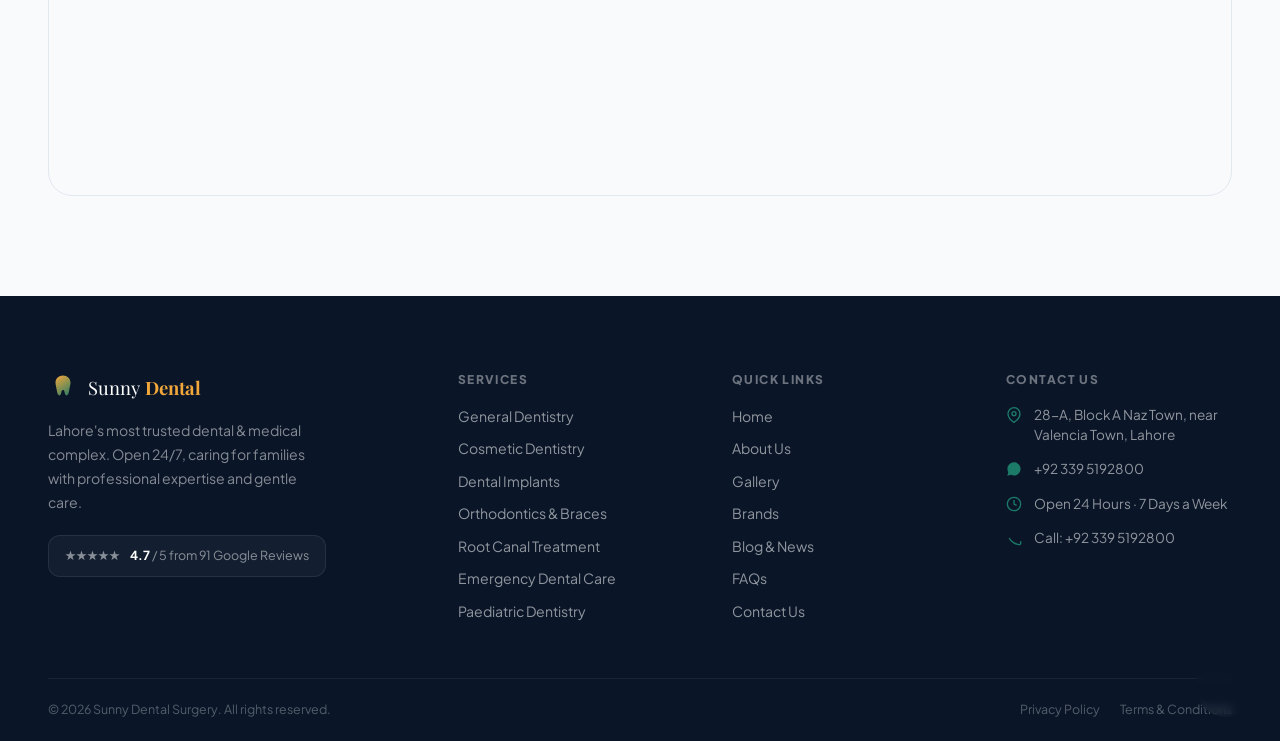
<file: contact.html>
<!DOCTYPE html>
<html lang="en">
<head>
  <meta charset="UTF-8">
  <meta name="viewport" content="width=device-width, initial-scale=1.0, viewport-fit=cover">
  <title>Contact Us | Sunny Dental Surgery Lahore — Open 24/7</title>
  <meta name="description" content="Get in touch with Sunny Dental Surgery in Lahore. We are located near Valencia Town. Message us on WhatsApp or call anytime — we are open 24 hours, 7 days.">
  <link rel="preconnect" href="https://fonts.googleapis.com">
  <link rel="preconnect" href="https://fonts.gstatic.com" crossorigin>
  <link href="https://fonts.googleapis.com/css2?family=Playfair+Display:ital,wght@0,600;0,700;0,800;1,600&family=Plus+Jakarta+Sans:wght@400;500;600;700;800&display=swap" rel="stylesheet">
  <link rel="stylesheet" href="assets/global.css">
  <link rel="stylesheet" href="assets/pages.css">
  <script src="assets/nav-footer.js" defer></script>
  <script src="assets/app.js" defer></script>
</head>
<body data-page="contact">

  <!-- PAGE HERO -->
  <section class="page-hero">
    <div class="container page-hero-inner">
      <nav class="breadcrumb" aria-label="Breadcrumb">
        <a href="index.html">Home</a>
        <span class="breadcrumb-sep">›</span>
        <span class="breadcrumb-current">Contact Us</span>
      </nav>
      <span class="eyebrow eyebrow-gold">Get In Touch</span>
      <h1>We're here for you — anytime.</h1>
      <p>Sunny Dental Surgery is open 24 hours a day, 7 days a week, including all public holidays. Contact us to book an appointment or ask a question.</p>
    </div>
  </section>

  <!-- CONTACT CONTENT -->
  <section class="section" style="background:var(--surface);">
    <div class="container">
      <div class="contact-grid">
        
        <!-- Info Card Left -->
        <div class="contact-info-card" data-reveal="left">
          <h2>Get in Touch</h2>
          <p>We make it simple to reach us. Feel free to call directly, message on WhatsApp, or visit our clinic directly in Lahore.</p>

          <div style="display:flex;flex-direction:column;gap:12px;">
            <div class="contact-detail">
              <div class="contact-detail-icon">
                <svg viewBox="0 0 24 24" fill="none" stroke="currentColor" stroke-width="2"><path d="M21 10c0 7-9 13-9 13s-9-6-9-13a9 9 0 0118 0z"/><circle cx="12" cy="10" r="3"/></svg>
              </div>
              <div>
                <strong>Clinic Address</strong>
                <span>28-A, Block A Naz Town, near Valencia Town, Lahore, Pakistan</span>
              </div>
            </div>

            <div class="contact-detail">
              <div class="contact-detail-icon" style="background:rgba(37,211,102,.15);color:var(--wa);">
                <svg viewBox="0 0 24 24" fill="currentColor"><path d="M12.04 2C6.58 2 2.13 6.45 2.13 11.91c0 1.75.46 3.39 1.26 4.81L2 22l5.42-1.42a9.9 9.9 0 004.62 1.14h.01c5.46 0 9.9-4.45 9.9-9.91C21.96 6.45 17.5 2 12.04 2z"/></svg>
              </div>
              <div>
                <strong>WhatsApp / Call</strong>
                <span><a href="https://wa.me/923395192800" target="_blank">+92 339 5192800</a></span>
              </div>
            </div>

            <div class="contact-detail">
              <div class="contact-detail-icon" style="background:rgba(242,167,59,.15);color:var(--gold-dark);">
                <svg viewBox="0 0 24 24" fill="none" stroke="currentColor" stroke-width="2"><circle cx="12" cy="12" r="10"/><polyline points="12 6 12 12 16 14"/></svg>
              </div>
              <div>
                <strong>Opening Hours</strong>
                <span>Open 24 Hours / 7 Days a week (Emergency available)</span>
              </div>
            </div>

            <div class="contact-detail">
              <div class="contact-detail-icon" style="background:rgba(59,130,246,.15);color:#3b82f6;">
                <svg viewBox="0 0 24 24" fill="none" stroke="currentColor" stroke-width="2"><path d="M4 4h16c1.1 0 2 .9 2 2v12c0 1.1-.9 2-2 2H4c-1.1 0-2-.9-2-2V6c0-1.1.9-2 2-2z"/><polyline points="22,6 12,13 2,6"/></svg>
              </div>
              <div>
                <strong>Email Address</strong>
                <span><a href="mailto:info@sunnydental.pk">info@sunnydental.pk</a></span>
              </div>
            </div>
          </div>
        </div>

        <!-- Form Wrap Right -->
        <div class="contact-form-wrap" data-reveal="right">
          <div id="contactFormContainer">
            <h3>Send Us a Message</h3>
            <p>Fill out the form below to request an appointment slot. Our receptionist will reach out via call or WhatsApp within minutes.</p>

            <form id="contactForm">
              <div class="form-row">
                <div class="form-group">
                  <label for="formName">Full Name <span>*</span></label>
                  <input type="text" id="formName" class="form-input" placeholder="Your Name" required>
                </div>
                <div class="form-group">
                  <label for="formPhone">Phone Number <span>*</span></label>
                  <input type="tel" id="formPhone" class="form-input" placeholder="03xx xxxxxxx" required>
                </div>
              </div>

              <div class="form-row">
                <div class="form-group">
                  <label for="formEmail">Email Address</label>
                  <input type="email" id="formEmail" class="form-input" placeholder="your@email.com">
                </div>
                <div class="form-group">
                  <label for="formService">Select Service <span>*</span></label>
                  <select id="formService" class="form-select" required>
                    <option value="" disabled selected>Choose a treatment...</option>
                    <option value="general">General &amp; Preventive</option>
                    <option value="cosmetic">Cosmetic Dentistry</option>
                    <option value="implants">Dental Implants</option>
                    <option value="braces">Orthodontics &amp; Braces</option>
                    <option value="rootcanal">Root Canal Treatment</option>
                    <option value="emergency">Emergency Dental Care</option>
                    <option value="paediatric">Paediatric Dentistry</option>
                    <option value="other">Other Concern</option>
                  </select>
                </div>
              </div>

              <div class="form-group">
                <label for="formMessage">Your Message</label>
                <textarea id="formMessage" class="form-textarea" placeholder="How can we help you? Let us know your symptoms or preferred appointment time..."></textarea>
              </div>

              <button type="submit" class="btn btn-primary btn-lg w-full">Send Message</button>
            </form>
          </div>

          <!-- Success Element -->
          <div id="formSuccess" class="form-success">
            <div class="success-icon">
              <svg viewBox="0 0 24 24" fill="none" stroke="currentColor" stroke-width="2.5"><polyline points="20 6 9 17 4 12"/></svg>
            </div>
            <h3>Thank You!</h3>
            <p>Your message has been received successfully. A member of our clinical desk will contact you shortly to confirm your booking.</p>
            <a href="index.html" class="btn btn-primary mt-6">Return to Homepage</a>
          </div>
        </div>

      </div>
    </div>
  </section>

  <!-- MAP SECTION -->
  <section class="section" style="background:var(--surface-2);padding-top:0;">
    <div class="container">
      <div class="section-header center" data-reveal>
        <span class="eyebrow">Our Location</span>
        <h2>Find us in <em>Lahore</em></h2>
        <p>We are conveniently situated near Valencia Town, Naz Town, Lahore, with secure on-site parking.</p>
      </div>

      <div class="map-wrap" data-reveal>
        <iframe
          src="https://www.google.com/maps/embed?pb=!1m18!1m12!1m3!1d3402.5!2d74.2800!3d31.4600!2m3!1f0!2f0!3f0!3m2!1i1024!2i768!4f13.1!3m3!1m2!1s0x0%3A0x0!2zMzHCsDI3JzM2LjAiTiA3NMKwMTYnNDguMCJF!5e0!3m2!1sen!2s!4v1600000000000"
          allowfullscreen="" loading="lazy" referrerpolicy="no-referrer-when-downgrade"
          title="Sunny Dental Surgery Location">
        </iframe>
      </div>
    </div>
  </section>

</body>
</html>
</file>
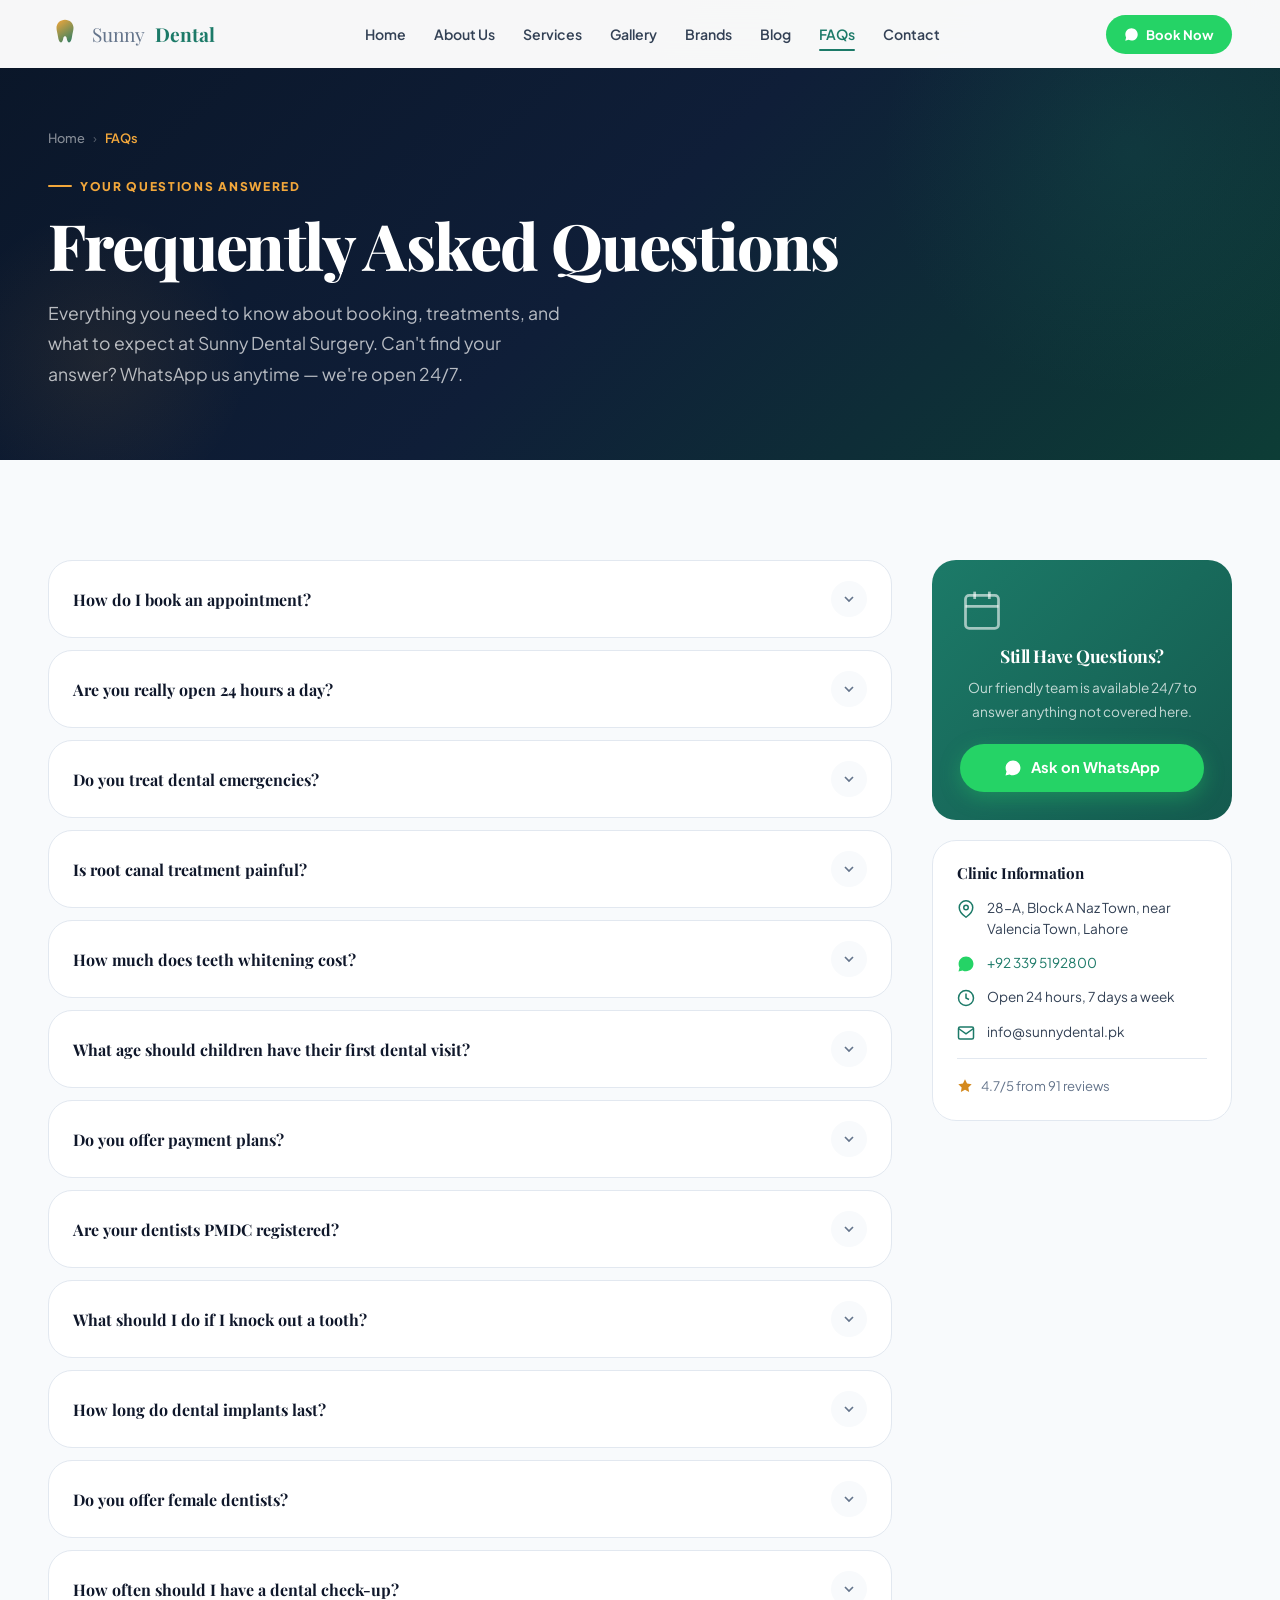
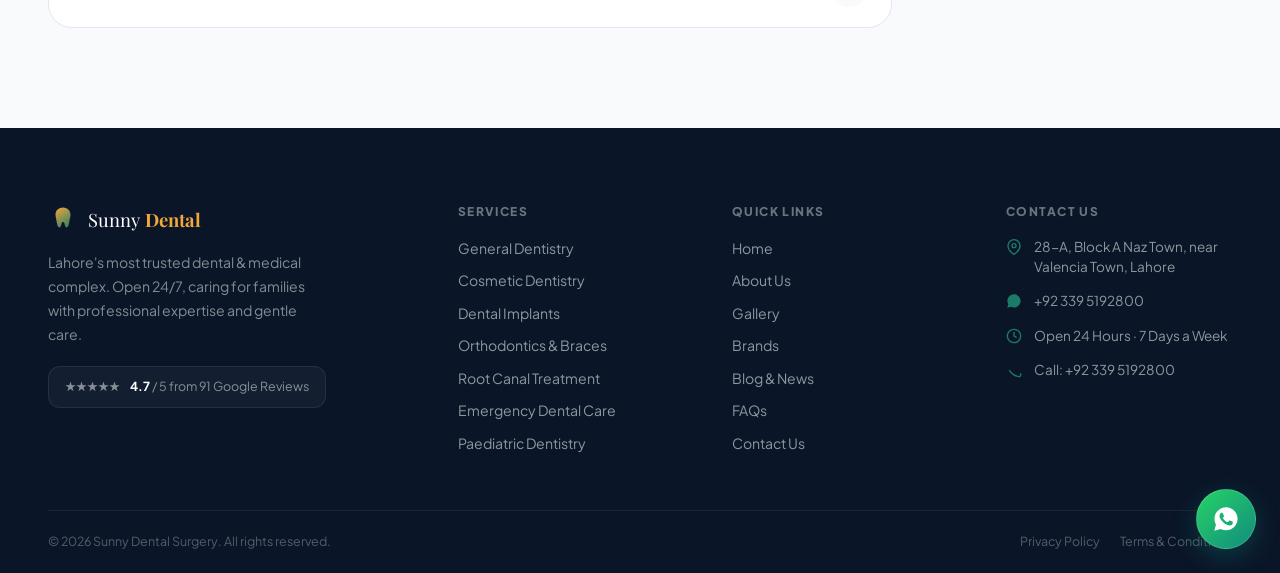
<file: faqs.html>
<!DOCTYPE html>
<html lang="en">
<head>
  <meta charset="UTF-8">
  <meta name="viewport" content="width=device-width, initial-scale=1.0, viewport-fit=cover">
  <title>FAQs | Sunny Dental Surgery — Frequently Asked Questions Lahore</title>
  <meta name="description" content="Find answers to common dental questions at Sunny Dental Surgery, Lahore. Learn about appointments, treatments, costs, emergency care, and more.">
  <link rel="preconnect" href="https://fonts.googleapis.com">
  <link rel="preconnect" href="https://fonts.gstatic.com" crossorigin>
  <link href="https://fonts.googleapis.com/css2?family=Playfair+Display:ital,wght@0,600;0,700;0,800;1,600&family=Plus+Jakarta+Sans:wght@400;500;600;700;800&display=swap" rel="stylesheet">
  <link rel="stylesheet" href="assets/global.css">
  <link rel="stylesheet" href="assets/pages.css">
  <script src="assets/nav-footer.js" defer></script>
  <script src="assets/app.js" defer></script>
</head>
<body data-page="faqs">

  <!-- PAGE HERO -->
  <section class="page-hero">
    <div class="container page-hero-inner">
      <nav class="breadcrumb" aria-label="Breadcrumb">
        <a href="index.html">Home</a>
        <span class="breadcrumb-sep">›</span>
        <span class="breadcrumb-current">FAQs</span>
      </nav>
      <span class="eyebrow eyebrow-gold">Your Questions Answered</span>
      <h1>Frequently Asked Questions</h1>
      <p>Everything you need to know about booking, treatments, and what to expect at Sunny Dental Surgery. Can't find your answer? WhatsApp us anytime — we're open 24/7.</p>
    </div>
  </section>

  <!-- FAQ MAIN SECTION -->
  <section class="section" style="background:var(--surface-2);">
    <div class="container">
      <div class="faq-layout">

        <!-- FAQ LIST -->
        <div class="faq-list">

          <!-- 1 -->
          <div class="faq-item" data-reveal data-reveal-delay="1">
            <button class="faq-question" aria-expanded="false">
              How do I book an appointment?
              <div class="faq-chevron">
                <svg viewBox="0 0 24 24" fill="none" stroke="currentColor" stroke-width="2.5"><polyline points="6 9 12 15 18 9"/></svg>
              </div>
            </button>
            <div class="faq-answer">
              <div class="faq-answer-inner">
                <p>Booking at Sunny Dental Surgery is simple and hassle-free. You can reach us via WhatsApp at <strong>+92 339 5192800</strong> — just send us a message with your name, concern, and preferred time, and our team will confirm your slot within minutes.</p>
                <p>You are also very welcome to walk in at any time. As we are open 24 hours a day, 7 days a week — including weekends and public holidays — there is no need to plan far ahead. Our front desk is always ready to receive you.</p>
                <ul>
                  <li>WhatsApp: <a href="https://wa.me/923395192800" target="_blank" rel="noopener" style="color:var(--teal);">wa.me/923395192800</a></li>
                  <li>Walk-in welcome at any hour — no appointment strictly required</li>
                  <li>Emergency cases are seen immediately upon arrival</li>
                </ul>
              </div>
            </div>
          </div>

          <!-- 2 -->
          <div class="faq-item" data-reveal data-reveal-delay="2">
            <button class="faq-question" aria-expanded="false">
              Are you really open 24 hours a day?
              <div class="faq-chevron">
                <svg viewBox="0 0 24 24" fill="none" stroke="currentColor" stroke-width="2.5"><polyline points="6 9 12 15 18 9"/></svg>
              </div>
            </button>
            <div class="faq-answer">
              <div class="faq-answer-inner">
                <p>Yes — absolutely. Sunny Dental Surgery operates 24 hours a day, 7 days a week, 365 days a year. This includes every weekend, Eid, and public holiday. We believe dental pain does not keep office hours, and neither do we.</p>
                <p>Whether you need emergency care at 3 AM or a routine check-up on a Sunday afternoon, our qualified dental team will be present and ready to help you.</p>
              </div>
            </div>
          </div>

          <!-- 3 -->
          <div class="faq-item" data-reveal data-reveal-delay="3">
            <button class="faq-question" aria-expanded="false">
              Do you treat dental emergencies?
              <div class="faq-chevron">
                <svg viewBox="0 0 24 24" fill="none" stroke="currentColor" stroke-width="2.5"><polyline points="6 9 12 15 18 9"/></svg>
              </div>
            </button>
            <div class="faq-answer">
              <div class="faq-answer-inner">
                <p>Yes. Emergency dentistry is one of our core specialities. We provide same-day — and in most cases same-hour — care for urgent dental problems. You do not need to call ahead; simply come in and you will be prioritised.</p>
                <p>Common emergencies we treat include:</p>
                <ul>
                  <li>Severe toothache and dental abscesses</li>
                  <li>Knocked-out or fractured teeth from trauma</li>
                  <li>Broken or lost fillings, crowns, or bridges</li>
                  <li>Facial swelling related to dental infection</li>
                  <li>Post-extraction bleeding or complications</li>
                </ul>
              </div>
            </div>
          </div>

          <!-- 4 -->
          <div class="faq-item" data-reveal data-reveal-delay="4">
            <button class="faq-question" aria-expanded="false">
              Is root canal treatment painful?
              <div class="faq-chevron">
                <svg viewBox="0 0 24 24" fill="none" stroke="currentColor" stroke-width="2.5"><polyline points="6 9 12 15 18 9"/></svg>
              </div>
            </button>
            <div class="faq-answer">
              <div class="faq-answer-inner">
                <p>This is one of the most common misconceptions in dentistry. Modern root canal treatment — as performed at Sunny Dental Surgery — is <strong>no more uncomfortable than having a filling placed</strong>. The procedure is carried out under effective local anaesthesia, meaning you should feel no pain during treatment.</p>
                <p>We use a rotary endodontic system and digital apex locators for precision and minimal tissue disturbance. Most patients are surprised by how comfortable the procedure actually is. Any mild sensitivity after treatment typically resolves within 2–3 days.</p>
              </div>
            </div>
          </div>

          <!-- 5 -->
          <div class="faq-item" data-reveal data-reveal-delay="5">
            <button class="faq-question" aria-expanded="false">
              How much does teeth whitening cost?
              <div class="faq-chevron">
                <svg viewBox="0 0 24 24" fill="none" stroke="currentColor" stroke-width="2.5"><polyline points="6 9 12 15 18 9"/></svg>
              </div>
            </button>
            <div class="faq-answer">
              <div class="faq-answer-inner">
                <p>The cost of teeth whitening varies depending on the degree of discolouration, the whitening method selected (in-chair professional whitening vs. take-home kits), and the number of shades of improvement desired. We do not publish a single flat price as every patient's needs are different.</p>
                <p>We recommend booking a free initial consultation so our cosmetic dentist can assess your teeth, discuss realistic expectations, and provide a transparent, written quote with no hidden fees. Contact us via WhatsApp to schedule your consultation.</p>
              </div>
            </div>
          </div>

          <!-- 6 -->
          <div class="faq-item" data-reveal data-reveal-delay="6">
            <button class="faq-question" aria-expanded="false">
              What age should children have their first dental visit?
              <div class="faq-chevron">
                <svg viewBox="0 0 24 24" fill="none" stroke="currentColor" stroke-width="2.5"><polyline points="6 9 12 15 18 9"/></svg>
              </div>
            </button>
            <div class="faq-answer">
              <div class="faq-answer-inner">
                <p>Dental guidelines recommend that a child's first dental visit should occur <strong>by their first birthday</strong> or within six months of the appearance of their first tooth — whichever comes first. Early visits are not just about treatment; they are about education and building a positive relationship with the dentist from the start.</p>
                <p>Our paediatric-friendly environment ensures children feel calm and safe. Early visits allow us to monitor tooth development, provide fluoride applications, and guide parents on diet and brushing habits that prevent decay from the very beginning.</p>
              </div>
            </div>
          </div>

          <!-- 7 -->
          <div class="faq-item" data-reveal>
            <button class="faq-question" aria-expanded="false">
              Do you offer payment plans?
              <div class="faq-chevron">
                <svg viewBox="0 0 24 24" fill="none" stroke="currentColor" stroke-width="2.5"><polyline points="6 9 12 15 18 9"/></svg>
              </div>
            </button>
            <div class="faq-answer">
              <div class="faq-answer-inner">
                <p>We understand that some dental treatments represent a significant investment, and we want to make quality care accessible to every patient. We do offer flexible payment options for eligible treatments.</p>
                <p>Please contact our clinic directly via WhatsApp or in person to discuss current payment plan options and eligibility. Our front desk team will explain all available arrangements clearly and help you choose the best option for your situation.</p>
              </div>
            </div>
          </div>

          <!-- 8 -->
          <div class="faq-item" data-reveal data-reveal-delay="1">
            <button class="faq-question" aria-expanded="false">
              Are your dentists PMDC registered?
              <div class="faq-chevron">
                <svg viewBox="0 0 24 24" fill="none" stroke="currentColor" stroke-width="2.5"><polyline points="6 9 12 15 18 9"/></svg>
              </div>
            </button>
            <div class="faq-answer">
              <div class="faq-answer-inner">
                <p>Yes. All dentists practising at Sunny Dental Surgery are fully registered with the <strong>Pakistan Medical and Dental Council (PMDC)</strong>. PMDC registration is the mandatory national standard for dental practice in Pakistan and ensures that every practitioner has completed the required education, training, and examination requirements.</p>
                <p>You are welcome to request to see a dentist's registration details at any time. We are proud of our team's qualifications and encourage full transparency with our patients.</p>
              </div>
            </div>
          </div>

          <!-- 9 -->
          <div class="faq-item" data-reveal data-reveal-delay="2">
            <button class="faq-question" aria-expanded="false">
              What should I do if I knock out a tooth?
              <div class="faq-chevron">
                <svg viewBox="0 0 24 24" fill="none" stroke="currentColor" stroke-width="2.5"><polyline points="6 9 12 15 18 9"/></svg>
              </div>
            </button>
            <div class="faq-answer">
              <div class="faq-answer-inner">
                <p>A knocked-out (avulsed) tooth is a <strong>dental emergency that requires immediate action</strong>. Time is critical — the sooner the tooth is re-implanted, the better the chance of saving it. Please follow these steps:</p>
                <ul>
                  <li>Pick up the tooth by the crown (the white part), <strong>not the root</strong></li>
                  <li>If dirty, rinse gently with milk or saline — do not scrub or use tap water</li>
                  <li>Place the tooth back in its socket immediately if possible, or store it in milk or between your cheek and gum</li>
                  <li>Come to Sunny Dental Surgery <strong>immediately</strong> — ideally within 30 minutes</li>
                  <li>WhatsApp us as you travel so we can prepare: <a href="https://wa.me/923395192800" target="_blank" rel="noopener" style="color:var(--teal);">+92 339 5192800</a></li>
                </ul>
              </div>
            </div>
          </div>

          <!-- 10 -->
          <div class="faq-item" data-reveal data-reveal-delay="3">
            <button class="faq-question" aria-expanded="false">
              How long do dental implants last?
              <div class="faq-chevron">
                <svg viewBox="0 0 24 24" fill="none" stroke="currentColor" stroke-width="2.5"><polyline points="6 9 12 15 18 9"/></svg>
              </div>
            </button>
            <div class="faq-answer">
              <div class="faq-answer-inner">
                <p>Dental implants are designed to be a <strong>permanent, lifelong solution</strong> for missing teeth. The titanium implant fixture that integrates with your jawbone can last a lifetime with proper care. The crown placed on top of the implant typically lasts 15–25 years before it may need replacement due to normal wear.</p>
                <p>To maximise the longevity of your implant, we recommend regular dental check-ups (every 6 months), diligent daily brushing and flossing, and avoiding habits such as smoking or biting very hard foods. Our team will provide comprehensive aftercare guidance following every implant procedure.</p>
              </div>
            </div>
          </div>

          <!-- 11 -->
          <div class="faq-item" data-reveal data-reveal-delay="4">
            <button class="faq-question" aria-expanded="false">
              Do you offer female dentists?
              <div class="faq-chevron">
                <svg viewBox="0 0 24 24" fill="none" stroke="currentColor" stroke-width="2.5"><polyline points="6 9 12 15 18 9"/></svg>
              </div>
            </button>
            <div class="faq-answer">
              <div class="faq-answer-inner">
                <p>Yes. Sunny Dental Surgery has <strong>qualified female dental staff available</strong>. We understand and fully respect patient preferences regarding the gender of their treating dentist — particularly important for many of our female patients and families.</p>
                <p>When booking via WhatsApp, please mention your preference for a female dentist and we will ensure the appropriate team member is scheduled for your appointment. We are committed to making every patient feel comfortable and respected at all times.</p>
              </div>
            </div>
          </div>

          <!-- 12 -->
          <div class="faq-item" data-reveal data-reveal-delay="5">
            <button class="faq-question" aria-expanded="false">
              How often should I have a dental check-up?
              <div class="faq-chevron">
                <svg viewBox="0 0 24 24" fill="none" stroke="currentColor" stroke-width="2.5"><polyline points="6 9 12 15 18 9"/></svg>
              </div>
            </button>
            <div class="faq-answer">
              <div class="faq-answer-inner">
                <p>For most adults, a dental check-up and professional cleaning every <strong>6 months</strong> is the standard recommendation. This allows our team to detect early signs of tooth decay, gum disease, or other oral health issues before they become costly or painful problems.</p>
                <p>However, some patients may benefit from more frequent visits — for example, those with a history of gum disease, active orthodontic treatment, or a high cavity risk. Your dentist will personalise a recall schedule based on your individual oral health profile during your first visit.</p>
                <ul>
                  <li>General adults: every 6 months</li>
                  <li>Children: every 6 months (more frequently if high cavity risk)</li>
                  <li>Orthodontic patients: as directed by your orthodontist</li>
                  <li>High-risk patients: every 3–4 months</li>
                </ul>
              </div>
            </div>
          </div>

        </div><!-- /faq-list -->

        <!-- FAQ SIDEBAR -->
        <aside class="faq-sidebar">

          <!-- CTA Card -->
          <div class="faq-cta-card" data-reveal>
            <svg viewBox="0 0 24 24" fill="none" stroke="rgba(255,255,255,.6)" stroke-width="1.5" style="width:44px;height:44px;margin-bottom:14px;">
              <rect x="3" y="4" width="18" height="18" rx="2"/><line x1="16" y1="2" x2="16" y2="6"/><line x1="8" y1="2" x2="8" y2="6"/><line x1="3" y1="10" x2="21" y2="10"/>
            </svg>
            <h3>Still Have Questions?</h3>
            <p>Our friendly team is available 24/7 to answer anything not covered here.</p>
            <a href="https://wa.me/923395192800?text=Assalam-o-Alaikum%2C%20I%20have%20a%20question%20about%20your%20dental%20services." class="btn btn-wa" target="_blank" rel="noopener" style="width:100%;justify-content:center;">
              <svg viewBox="0 0 24 24" fill="currentColor" style="width:18px;height:18px;"><path d="M12.04 2C6.58 2 2.13 6.45 2.13 11.91c0 1.75.46 3.39 1.26 4.81L2 22l5.42-1.42a9.9 9.9 0 004.62 1.14h.01c5.46 0 9.9-4.45 9.9-9.91C21.96 6.45 17.5 2 12.04 2z"/></svg>
              Ask on WhatsApp
            </a>
          </div>

          <!-- Contact Card -->
          <div class="faq-contact-card" data-reveal data-reveal-delay="1">
            <h4>Clinic Information</h4>

            <div class="contact-info-row">
              <svg viewBox="0 0 24 24" fill="none" stroke="currentColor" stroke-width="2"><path d="M21 10c0 7-9 13-9 13S3 17 3 10a9 9 0 1118 0z"/><circle cx="12" cy="10" r="3"/></svg>
              <span>28-A, Block A Naz Town, near Valencia Town, Lahore</span>
            </div>

            <div class="contact-info-row">
              <svg viewBox="0 0 24 24" fill="currentColor" style="color:#25d366;"><path d="M12.04 2C6.58 2 2.13 6.45 2.13 11.91c0 1.75.46 3.39 1.26 4.81L2 22l5.42-1.42a9.9 9.9 0 004.62 1.14h.01c5.46 0 9.9-4.45 9.9-9.91C21.96 6.45 17.5 2 12.04 2z"/></svg>
              <span><a href="https://wa.me/923395192800" target="_blank" rel="noopener" style="color:var(--teal);">+92 339 5192800</a></span>
            </div>

            <div class="contact-info-row">
              <svg viewBox="0 0 24 24" fill="none" stroke="currentColor" stroke-width="2"><circle cx="12" cy="12" r="10"/><polyline points="12 6 12 12 16 14"/></svg>
              <span>Open 24 hours, 7 days a week</span>
            </div>

            <div class="contact-info-row">
              <svg viewBox="0 0 24 24" fill="none" stroke="currentColor" stroke-width="2"><path d="M4 4h16c1.1 0 2 .9 2 2v12c0 1.1-.9 2-2 2H4c-1.1 0-2-.9-2-2V6c0-1.1.9-2 2-2z"/><polyline points="22,6 12,13 2,6"/></svg>
              <span>info@sunnydental.pk</span>
            </div>

            <div style="margin-top:16px;padding-top:16px;border-top:1px solid var(--surface-4);">
              <div style="display:flex;align-items:center;gap:8px;font-size:0.82rem;color:var(--ink-soft);">
                <svg viewBox="0 0 24 24" fill="currentColor" style="width:16px;height:16px;color:var(--gold-dark);"><path d="M12 2l3.09 6.26L22 9.27l-5 4.87 1.18 6.88L12 17.77l-6.18 3.25L7 14.14 2 9.27l6.91-1.01L12 2z"/></svg>
                <span>4.7/5 from 91 reviews</span>
              </div>
            </div>
          </div>

        </aside>

      </div>
    </div>
  </section>

</body>
</html>
</file>
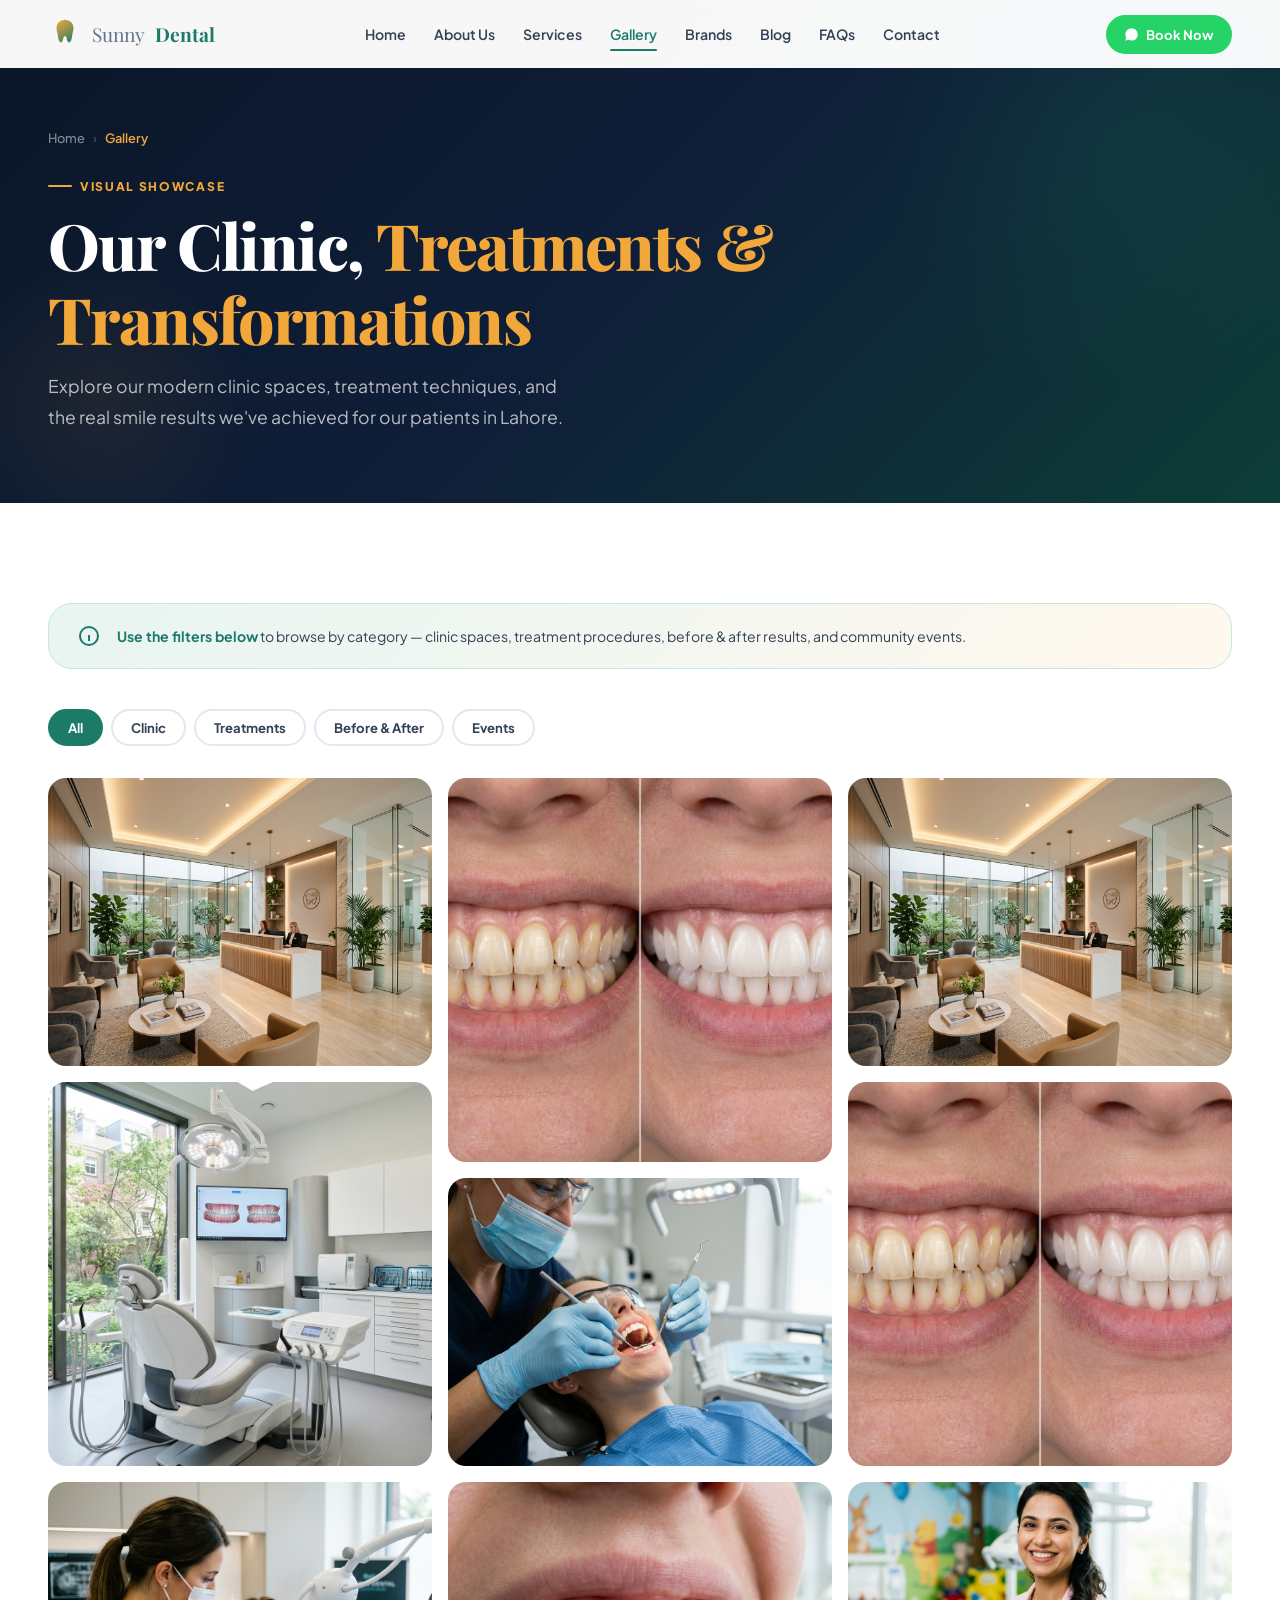
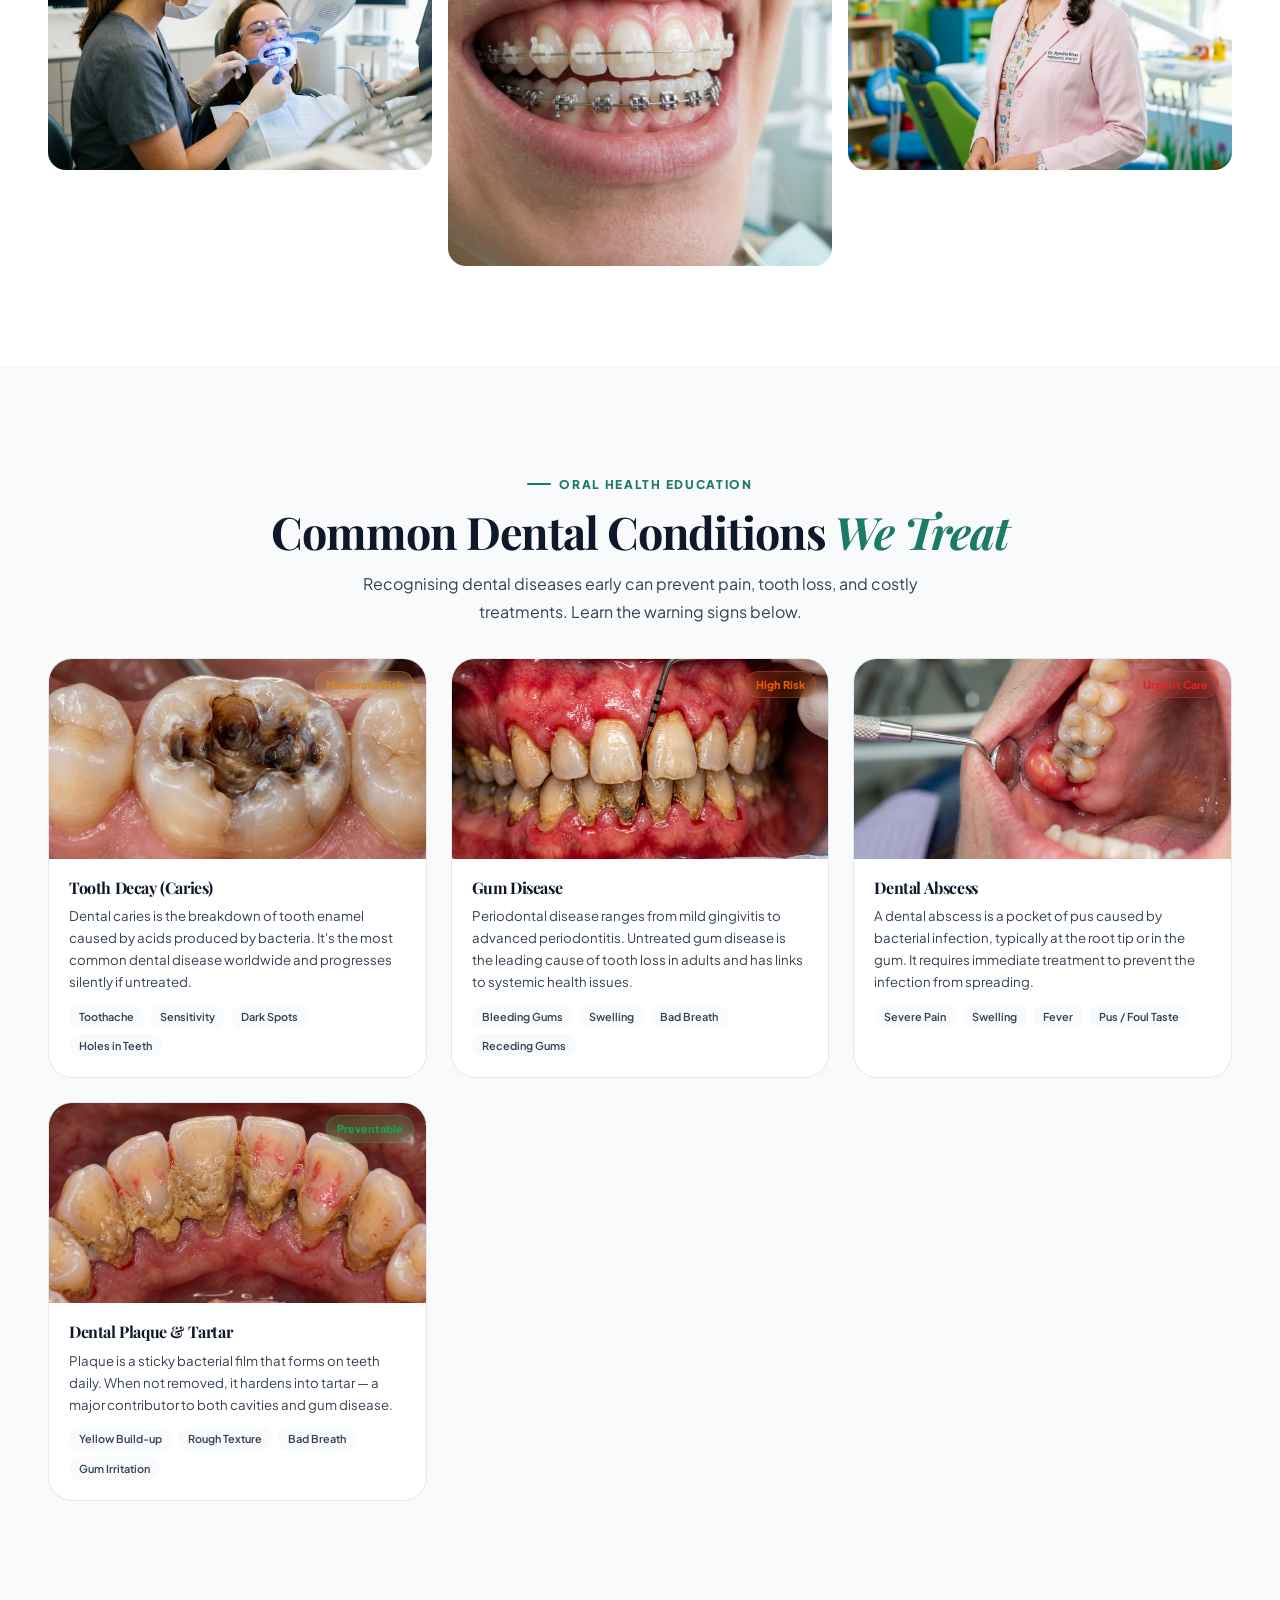
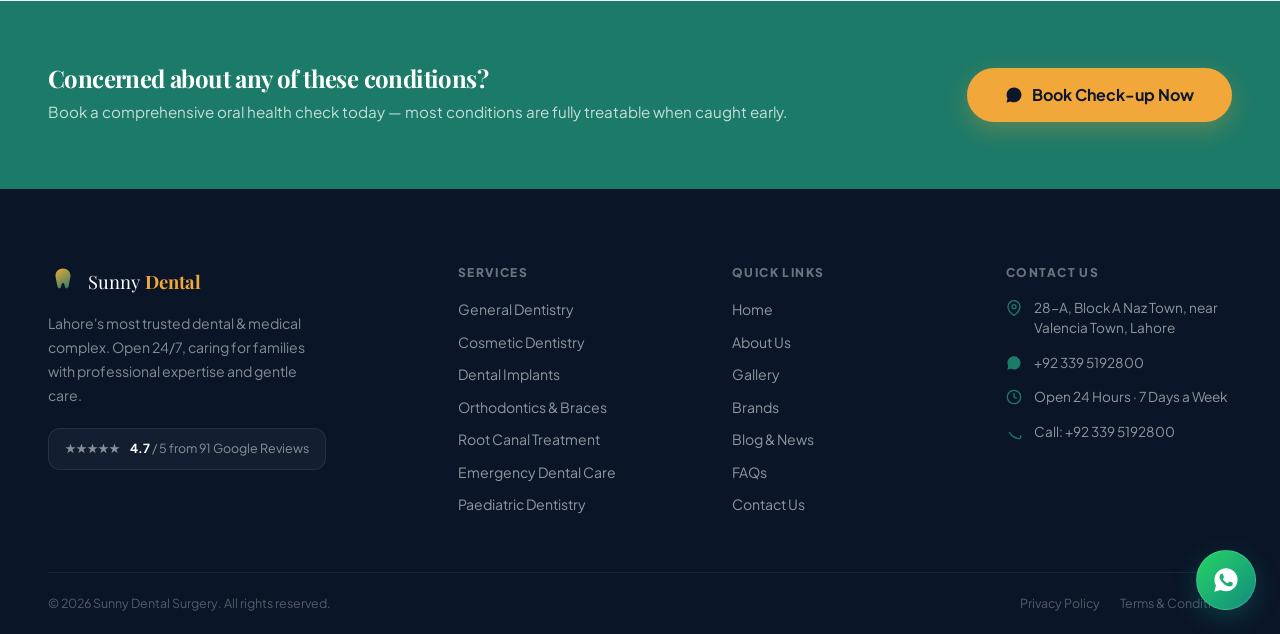
<file: gallery.html>
<!DOCTYPE html>
<html lang="en">
<head>
  <meta charset="UTF-8">
  <meta name="viewport" content="width=device-width, initial-scale=1.0, viewport-fit=cover">
  <title>Gallery | Sunny Dental Surgery — Clinic, Treatments &amp; Patient Transformations</title>
  <meta name="description" content="Explore Sunny Dental Surgery's gallery — before &amp; after smile transformations, our modern clinic facilities, treatment rooms, and events in Lahore.">
  <link rel="preconnect" href="https://fonts.googleapis.com">
  <link rel="preconnect" href="https://fonts.gstatic.com" crossorigin>
  <link href="https://fonts.googleapis.com/css2?family=Playfair+Display:ital,wght@0,600;0,700;0,800;1,600&family=Plus+Jakarta+Sans:wght@400;500;600;700;800&display=swap" rel="stylesheet">
  <link rel="stylesheet" href="assets/global.css">
  <link rel="stylesheet" href="assets/pages.css">
  <script src="assets/nav-footer.js" defer></script>
  <script src="assets/app.js" defer></script>
  <style>
    /* Gallery placeholder items */
    .gallery-placeholder {
      width: 100%;
      display: flex; align-items: center; justify-content: center;
      font-family: var(--font-body);
      font-weight: 700;
      font-size: 0.88rem;
      color: rgba(255,255,255,.8);
      letter-spacing: 0.03em;
      text-align: center;
      padding: 16px;
    }
    .gallery-item .gallery-placeholder { position: relative; z-index: 0; }

    /* Disease section header spacing */
    .disease-section-header {
      margin-bottom: 32px;
    }

    /* Gallery section label */
    .gallery-category-label {
      display: inline-flex;
      align-items: center;
      gap: 6px;
      padding: 5px 14px;
      background: var(--teal-light);
      color: var(--teal);
      border-radius: var(--r-pill);
      font-size: 0.7rem;
      font-weight: 800;
      letter-spacing: 0.08em;
      text-transform: uppercase;
    }

    /* Info callout */
    .gallery-info-strip {
      background: linear-gradient(135deg, var(--teal-light) 0%, var(--gold-light) 100%);
      border: 1px solid var(--teal-mid);
      border-radius: var(--r-xl);
      padding: 20px 28px;
      display: flex;
      align-items: center;
      gap: 16px;
      margin-bottom: 40px;
    }
    .gallery-info-strip svg { width: 24px; height: 24px; color: var(--teal); flex-shrink: 0; }
    .gallery-info-strip p { margin: 0; font-size: 0.88rem; color: var(--ink-mid); }
    .gallery-info-strip strong { color: var(--teal); }
  </style>
</head>
<body data-page="gallery">

  <!-- PAGE HERO -->
  <section class="page-hero">
    <div class="container page-hero-inner">
      <nav class="breadcrumb" aria-label="Breadcrumb">
        <a href="index.html">Home</a>
        <span class="breadcrumb-sep">›</span>
        <span class="breadcrumb-current">Gallery</span>
      </nav>
      <span class="eyebrow eyebrow-gold">Visual Showcase</span>
      <h1>Our Clinic, <em style="color:var(--gold);font-style:normal;">Treatments &amp; Transformations</em></h1>
      <p>Explore our modern clinic spaces, treatment techniques, and the real smile results we've achieved for our patients in Lahore.</p>
    </div>
  </section>

  <!-- GALLERY FILTERS + PHOTO GRID -->
  <section class="section" style="background:var(--surface);">
    <div class="container">

      <div class="gallery-info-strip" data-reveal>
        <svg viewBox="0 0 24 24" fill="none" stroke="currentColor" stroke-width="2"><path d="M13 16h-1v-4h-1m1-4h.01M21 12a9 9 0 11-18 0 9 9 0 0118 0z"/></svg>
        <p><strong>Use the filters below</strong> to browse by category — clinic spaces, treatment procedures, before &amp; after results, and community events.</p>
      </div>

      <!-- Filter Buttons -->
      <div class="gallery-filters" data-reveal>
        <button class="filter-btn active" data-filter="all" id="filter-all">All</button>
        <button class="filter-btn" data-filter="clinic" id="filter-clinic">Clinic</button>
        <button class="filter-btn" data-filter="treatments" id="filter-treatments">Treatments</button>
        <button class="filter-btn" data-filter="before-after" id="filter-before-after">Before &amp; After</button>
        <button class="filter-btn" data-filter="events" id="filter-events">Events</button>
      </div>

      <!-- Masonry Gallery Grid -->
      <div class="gallery-grid" id="gallery-grid" data-reveal>

        <!-- Clinic Items -->
        <div class="gallery-item" data-category="clinic">
          <img src="assets/clinic_interior.jpg" alt="Modern Reception Area" loading="lazy" style="width:100%;display:block;aspect-ratio:4/3;object-fit:cover;">
          <div class="gallery-overlay">
            <span>Modern Reception Area — Sunny Dental</span>
          </div>
        </div>

        <div class="gallery-item" data-category="clinic">
          <img src="assets/gallery/treatment_room.jpg" alt="Modern Treatment Room" loading="lazy" style="width:100%;display:block;aspect-ratio:1/1;object-fit:cover;">
          <div class="gallery-overlay">
            <span>State-of-the-Art Treatment Room</span>
          </div>
        </div>

        <div class="gallery-item" data-category="treatments">
          <img src="assets/gallery/cosmetic.jpg" alt="Teeth Whitening Session" loading="lazy" style="width:100%;display:block;aspect-ratio:4/3;object-fit:cover;">
          <div class="gallery-overlay">
            <span>Professional Teeth Whitening</span>
          </div>
        </div>

        <div class="gallery-item" data-category="before-after">
          <img src="assets/gallery/smile_transformation.jpg" alt="Before & After Smile Makeover" loading="lazy" style="width:100%;display:block;aspect-ratio:1/1;object-fit:cover;">
          <div class="gallery-overlay">
            <span>Full Smile Transformation</span>
          </div>
        </div>

        <div class="gallery-item" data-category="clinic">
          <img src="assets/gallery/general.jpg" alt="Digital X-Ray Suite" loading="lazy" style="width:100%;display:block;aspect-ratio:4/3;object-fit:cover;">
          <div class="gallery-overlay">
            <span>Digital Imaging &amp; Diagnostics</span>
          </div>
        </div>

        <div class="gallery-item" data-category="treatments">
          <img src="assets/gallery/ortho.jpg" alt="Orthodontic Consultation" loading="lazy" style="width:100%;display:block;aspect-ratio:1/1;object-fit:cover;">
          <div class="gallery-overlay">
            <span>Braces &amp; Aligner Planning</span>
          </div>
        </div>

        <div class="gallery-item" data-category="events">
          <img src="assets/clinic_interior.jpg" alt="Free Dental Camp 2024" loading="lazy" style="width:100%;display:block;aspect-ratio:4/3;object-fit:cover;">
          <div class="gallery-overlay">
            <span>Community Dental Camp — Lahore</span>
          </div>
        </div>

        <div class="gallery-item" data-category="before-after">
          <img src="assets/gallery/smile_transformation.jpg" alt="Veneer Transformation" loading="lazy" style="width:100%;display:block;aspect-ratio:1/1;object-fit:cover;">
          <div class="gallery-overlay">
            <span>Porcelain Veneer Result</span>
          </div>
        </div>

        <div class="gallery-item" data-category="events">
          <img src="assets/doctors/ayesha.jpg" alt="School Oral Health Drive" loading="lazy" style="width:100%;display:block;aspect-ratio:4/3;object-fit:cover;">
          <div class="gallery-overlay">
            <span>Children's School Dental Drive</span>
          </div>
        </div>

      </div>
      <!-- end gallery-grid -->

    </div>
  </section>

  <!-- DENTAL DISEASES EDUCATION SECTION -->
  <section class="section" style="background:var(--surface-2);">
    <div class="container">
      <div class="section-header center disease-section-header" data-reveal>
        <span class="eyebrow">Oral Health Education</span>
        <h2>Common Dental Conditions <em>We Treat</em></h2>
        <p>Recognising dental diseases early can prevent pain, tooth loss, and costly treatments. Learn the warning signs below.</p>
      </div>

      <div class="disease-grid">

        <!-- Tooth Decay (Caries) -->
        <article class="disease-card" data-reveal data-reveal-delay="1">
          <div class="disease-img">
            <img src="assets/dental_diseases/caries.jpg" alt="Tooth Decay (Dental Caries)" loading="lazy">
            <span class="severity-chip severity-medium">Moderate Risk</span>
          </div>
          <div class="disease-body">
            <h3>Tooth Decay (Caries)</h3>
            <p>Dental caries is the breakdown of tooth enamel caused by acids produced by bacteria. It's the most common dental disease worldwide and progresses silently if untreated.</p>
            <div class="symptom-chips">
              <span class="symptom-chip">Toothache</span>
              <span class="symptom-chip">Sensitivity</span>
              <span class="symptom-chip">Dark Spots</span>
              <span class="symptom-chip">Holes in Teeth</span>
            </div>
          </div>
        </article>

        <!-- Gum Disease -->
        <article class="disease-card" data-reveal data-reveal-delay="2">
          <div class="disease-img">
            <img src="assets/dental_diseases/gum_disease.jpg" alt="Gum Disease (Periodontitis)" loading="lazy">
            <span class="severity-chip severity-high">High Risk</span>
          </div>
          <div class="disease-body">
            <h3>Gum Disease</h3>
            <p>Periodontal disease ranges from mild gingivitis to advanced periodontitis. Untreated gum disease is the leading cause of tooth loss in adults and has links to systemic health issues.</p>
            <div class="symptom-chips">
              <span class="symptom-chip">Bleeding Gums</span>
              <span class="symptom-chip">Swelling</span>
              <span class="symptom-chip">Bad Breath</span>
              <span class="symptom-chip">Receding Gums</span>
            </div>
          </div>
        </article>

        <!-- Dental Abscess -->
        <article class="disease-card" data-reveal data-reveal-delay="3">
          <div class="disease-img">
            <img src="assets/dental_diseases/abscess.jpg" alt="Dental Abscess" loading="lazy">
            <span class="severity-chip severity-urgent">Urgent Care</span>
          </div>
          <div class="disease-body">
            <h3>Dental Abscess</h3>
            <p>A dental abscess is a pocket of pus caused by bacterial infection, typically at the root tip or in the gum. It requires immediate treatment to prevent the infection from spreading.</p>
            <div class="symptom-chips">
              <span class="symptom-chip">Severe Pain</span>
              <span class="symptom-chip">Swelling</span>
              <span class="symptom-chip">Fever</span>
              <span class="symptom-chip">Pus / Foul Taste</span>
            </div>
          </div>
        </article>

        <!-- Dental Plaque & Tartar -->
        <article class="disease-card" data-reveal data-reveal-delay="4">
          <div class="disease-img">
            <img src="assets/dental_diseases/plaque.jpg" alt="Dental Plaque and Tartar Build-up" loading="lazy">
            <span class="severity-chip severity-low">Preventable</span>
          </div>
          <div class="disease-body">
            <h3>Dental Plaque &amp; Tartar</h3>
            <p>Plaque is a sticky bacterial film that forms on teeth daily. When not removed, it hardens into tartar — a major contributor to both cavities and gum disease.</p>
            <div class="symptom-chips">
              <span class="symptom-chip">Yellow Build-up</span>
              <span class="symptom-chip">Rough Texture</span>
              <span class="symptom-chip">Bad Breath</span>
              <span class="symptom-chip">Gum Irritation</span>
            </div>
          </div>
        </article>

      </div>
    </div>
  </section>

  <!-- BOOK CTA STRIP -->
  <section class="section-sm" style="background:var(--teal);">
    <div class="container">
      <div style="display:flex;align-items:center;justify-content:space-between;gap:24px;flex-wrap:wrap;" data-reveal>
        <div>
          <h3 style="color:#fff;margin-bottom:6px;">Concerned about any of these conditions?</h3>
          <p style="color:rgba(255,255,255,.75);margin:0;font-size:0.95rem;">Book a comprehensive oral health check today — most conditions are fully treatable when caught early.</p>
        </div>
        <a href="https://wa.me/923395192800?text=Hi%2C%20I%27d%20like%20to%20book%20an%20oral%20health%20check%20at%20Sunny%20Dental%20Surgery." class="btn btn-secondary btn-lg" target="_blank" rel="noopener">
          <svg viewBox="0 0 24 24" fill="currentColor" style="width:18px;height:18px;"><path d="M12.04 2C6.58 2 2.13 6.45 2.13 11.91c0 1.75.46 3.39 1.26 4.81L2 22l5.42-1.42a9.9 9.9 0 004.62 1.14h.01c5.46 0 9.9-4.45 9.9-9.91C21.96 6.45 17.5 2 12.04 2z"/></svg>
          Book Check-up Now
        </a>
      </div>
    </div>
  </section>

</body>
</html>
</file>
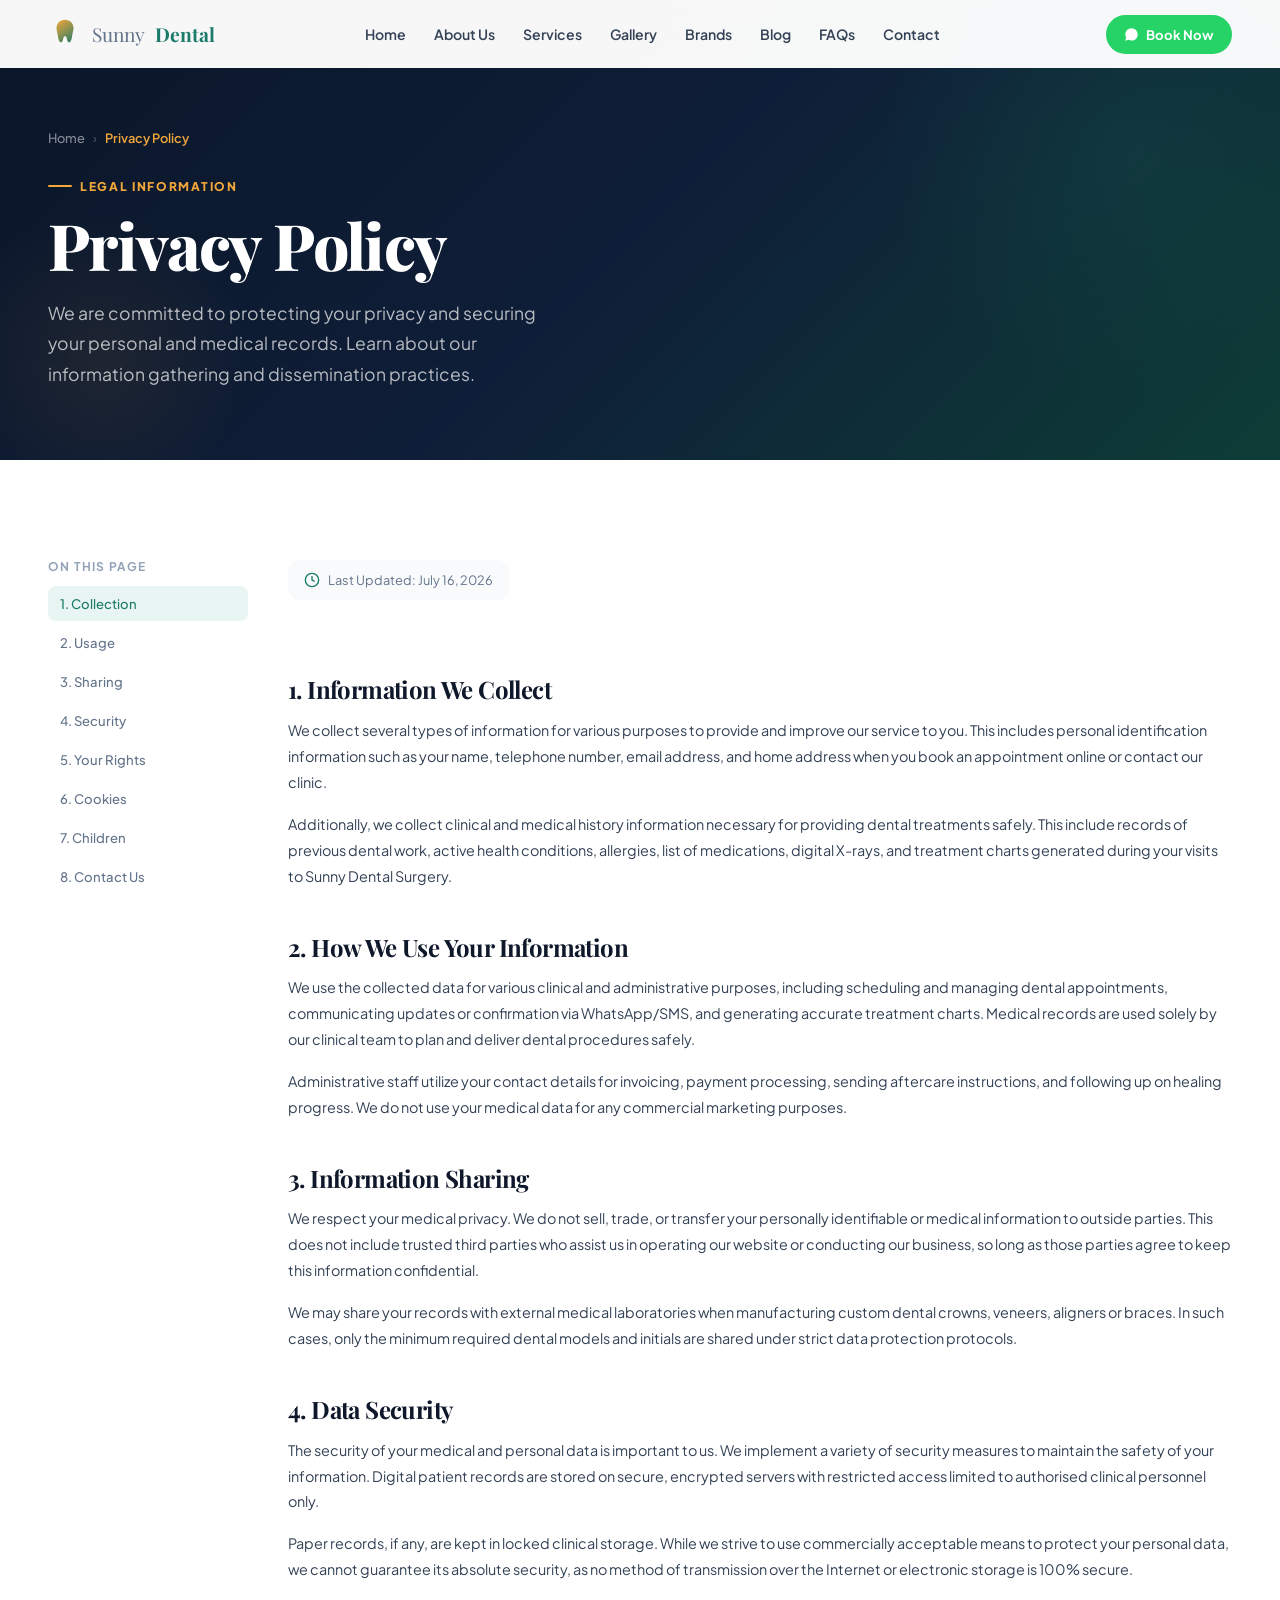
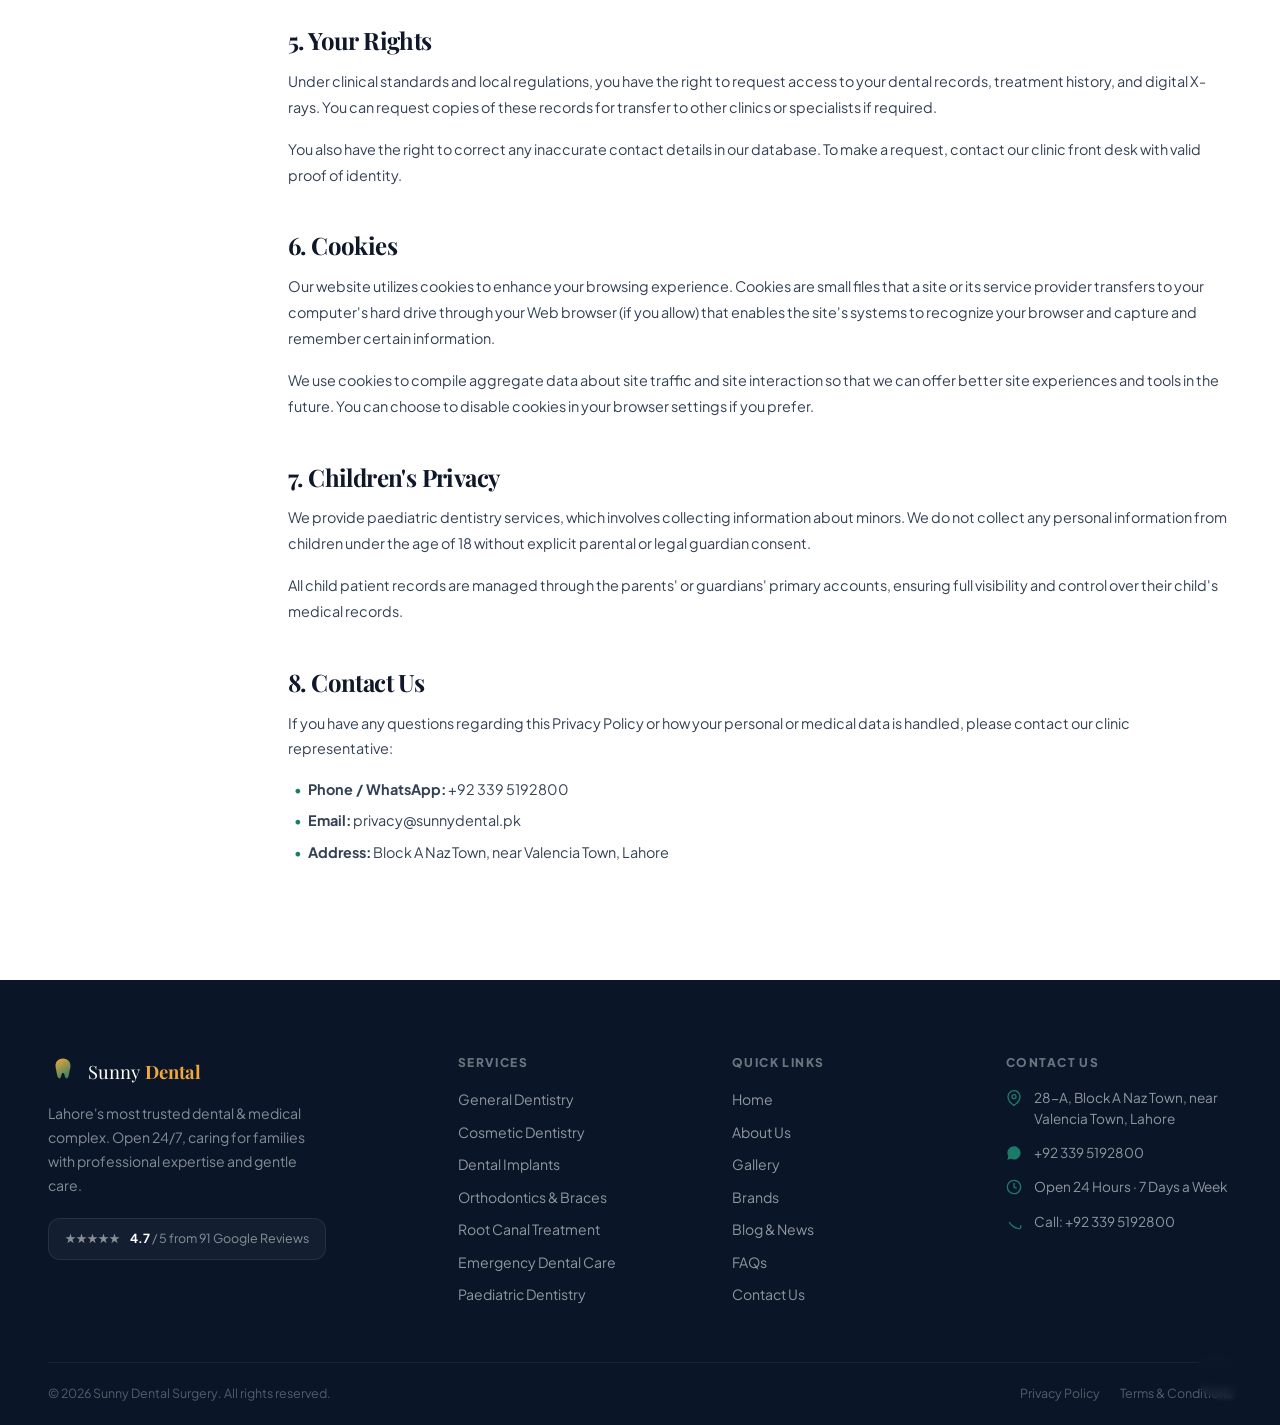
<file: privacy.html>
<!DOCTYPE html>
<html lang="en">
<head>
  <meta charset="UTF-8">
  <meta name="viewport" content="width=device-width, initial-scale=1.0, viewport-fit=cover">
  <title>Privacy Policy | Sunny Dental Surgery Lahore</title>
  <meta name="description" content="Read our privacy policy to understand how Sunny Dental Surgery collects, uses, and protects your personal and medical information.">
  <link rel="preconnect" href="https://fonts.googleapis.com">
  <link rel="preconnect" href="https://fonts.gstatic.com" crossorigin>
  <link href="https://fonts.googleapis.com/css2?family=Playfair+Display:ital,wght@0,600;0,700;0,800;1,600&family=Plus+Jakarta+Sans:wght@400;500;600;700;800&display=swap" rel="stylesheet">
  <link rel="stylesheet" href="assets/global.css">
  <link rel="stylesheet" href="assets/pages.css">
  <script src="assets/nav-footer.js" defer></script>
  <script src="assets/app.js" defer></script>
</head>
<body data-page="privacy">

  <!-- PAGE HERO -->
  <section class="page-hero">
    <div class="container page-hero-inner">
      <nav class="breadcrumb" aria-label="Breadcrumb">
        <a href="index.html">Home</a>
        <span class="breadcrumb-sep">›</span>
        <span class="breadcrumb-current">Privacy Policy</span>
      </nav>
      <span class="eyebrow eyebrow-gold">Legal Information</span>
      <h1>Privacy Policy</h1>
      <p>We are committed to protecting your privacy and securing your personal and medical records. Learn about our information gathering and dissemination practices.</p>
    </div>
  </section>

  <!-- CONTENT -->
  <section class="section" style="background:var(--surface);">
    <div class="container">
      <div class="legal-layout">
        
        <!-- TOC Left -->
        <aside class="legal-toc" data-reveal="left">
          <h4>On this page</h4>
          <ul>
            <li><a href="#collect" class="active">1. Collection</a></li>
            <li><a href="#use">2. Usage</a></li>
            <li><a href="#sharing">3. Sharing</a></li>
            <li><a href="#security">4. Security</a></li>
            <li><a href="#rights">5. Your Rights</a></li>
            <li><a href="#cookies">6. Cookies</a></li>
            <li><a href="#children">7. Children</a></li>
            <li><a href="#contact">8. Contact Us</a></li>
          </ul>
        </aside>

        <!-- Content Right -->
        <div class="legal-content" data-reveal="right">
          
          <div class="legal-last-updated">
            <svg viewBox="0 0 24 24" fill="none" stroke="currentColor" stroke-width="2"><circle cx="12" cy="12" r="10"/><polyline points="12 6 12 12 16 14"/></svg>
            <span>Last Updated: July 16, 2026</span>
          </div>

          <h2 id="collect">1. Information We Collect</h2>
          <p>We collect several types of information for various purposes to provide and improve our service to you. This includes personal identification information such as your name, telephone number, email address, and home address when you book an appointment online or contact our clinic.</p>
          <p>Additionally, we collect clinical and medical history information necessary for providing dental treatments safely. This include records of previous dental work, active health conditions, allergies, list of medications, digital X-rays, and treatment charts generated during your visits to Sunny Dental Surgery.</p>

          <h2 id="use">2. How We Use Your Information</h2>
          <p>We use the collected data for various clinical and administrative purposes, including scheduling and managing dental appointments, communicating updates or confirmation via WhatsApp/SMS, and generating accurate treatment charts. Medical records are used solely by our clinical team to plan and deliver dental procedures safely.</p>
          <p>Administrative staff utilize your contact details for invoicing, payment processing, sending aftercare instructions, and following up on healing progress. We do not use your medical data for any commercial marketing purposes.</p>

          <h2 id="sharing">3. Information Sharing</h2>
          <p>We respect your medical privacy. We do not sell, trade, or transfer your personally identifiable or medical information to outside parties. This does not include trusted third parties who assist us in operating our website or conducting our business, so long as those parties agree to keep this information confidential.</p>
          <p>We may share your records with external medical laboratories when manufacturing custom dental crowns, veneers, aligners or braces. In such cases, only the minimum required dental models and initials are shared under strict data protection protocols.</p>

          <h2 id="security">4. Data Security</h2>
          <p>The security of your medical and personal data is important to us. We implement a variety of security measures to maintain the safety of your information. Digital patient records are stored on secure, encrypted servers with restricted access limited to authorised clinical personnel only.</p>
          <p>Paper records, if any, are kept in locked clinical storage. While we strive to use commercially acceptable means to protect your personal data, we cannot guarantee its absolute security, as no method of transmission over the Internet or electronic storage is 100% secure.</p>

          <h2 id="rights">5. Your Rights</h2>
          <p>Under clinical standards and local regulations, you have the right to request access to your dental records, treatment history, and digital X-rays. You can request copies of these records for transfer to other clinics or specialists if required.</p>
          <p>You also have the right to correct any inaccurate contact details in our database. To make a request, contact our clinic front desk with valid proof of identity.</p>

          <h2 id="cookies">6. Cookies</h2>
          <p>Our website utilizes cookies to enhance your browsing experience. Cookies are small files that a site or its service provider transfers to your computer's hard drive through your Web browser (if you allow) that enables the site's systems to recognize your browser and capture and remember certain information.</p>
          <p>We use cookies to compile aggregate data about site traffic and site interaction so that we can offer better site experiences and tools in the future. You can choose to disable cookies in your browser settings if you prefer.</p>

          <h2 id="children">7. Children's Privacy</h2>
          <p>We provide paediatric dentistry services, which involves collecting information about minors. We do not collect any personal information from children under the age of 18 without explicit parental or legal guardian consent.</p>
          <p>All child patient records are managed through the parents' or guardians' primary accounts, ensuring full visibility and control over their child's medical records.</p>

          <h2 id="contact">8. Contact Us</h2>
          <p>If you have any questions regarding this Privacy Policy or how your personal or medical data is handled, please contact our clinic representative:</p>
          <ul>
            <li><strong>Phone / WhatsApp:</strong> +92 339 5192800</li>
            <li><strong>Email:</strong> privacy@sunnydental.pk</li>
            <li><strong>Address:</strong> Block A Naz Town, near Valencia Town, Lahore</li>
          </ul>

        </div>
      </div>
    </div>
  </section>

</body>
</html>
</file>
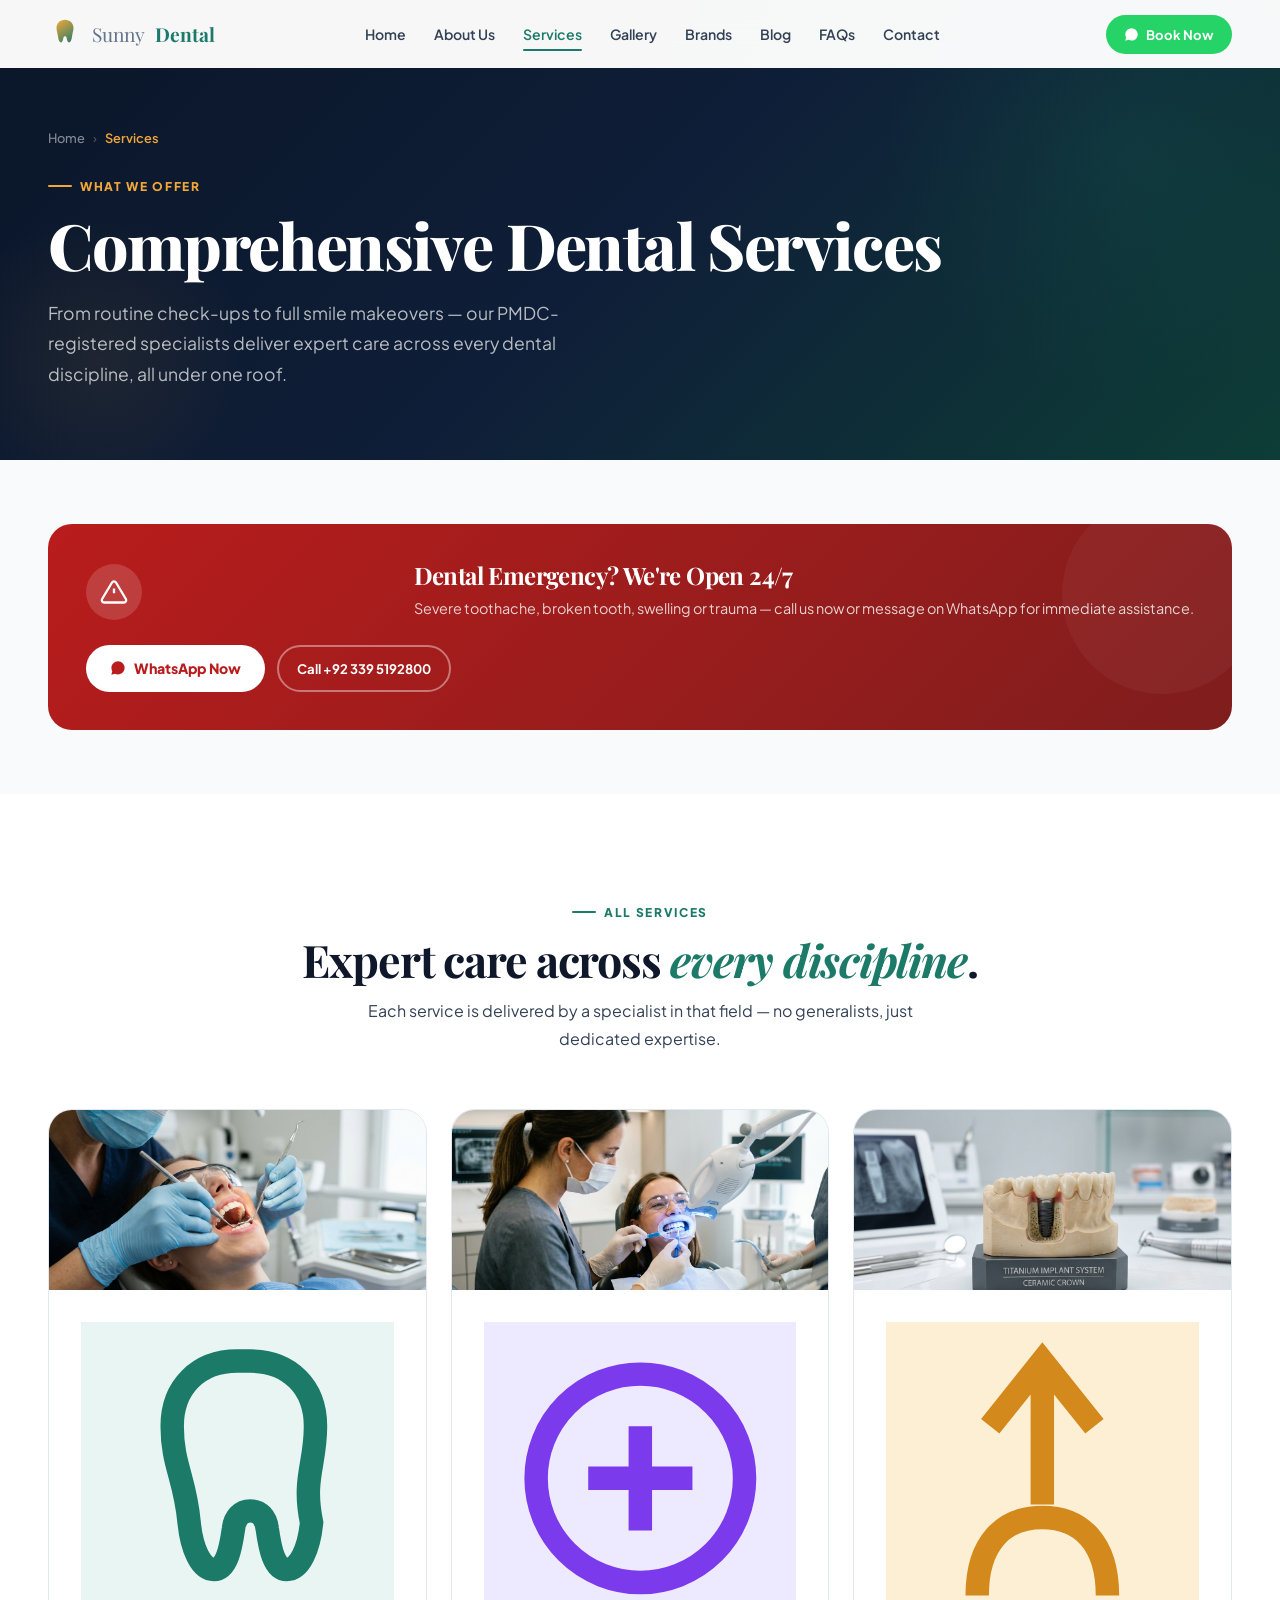
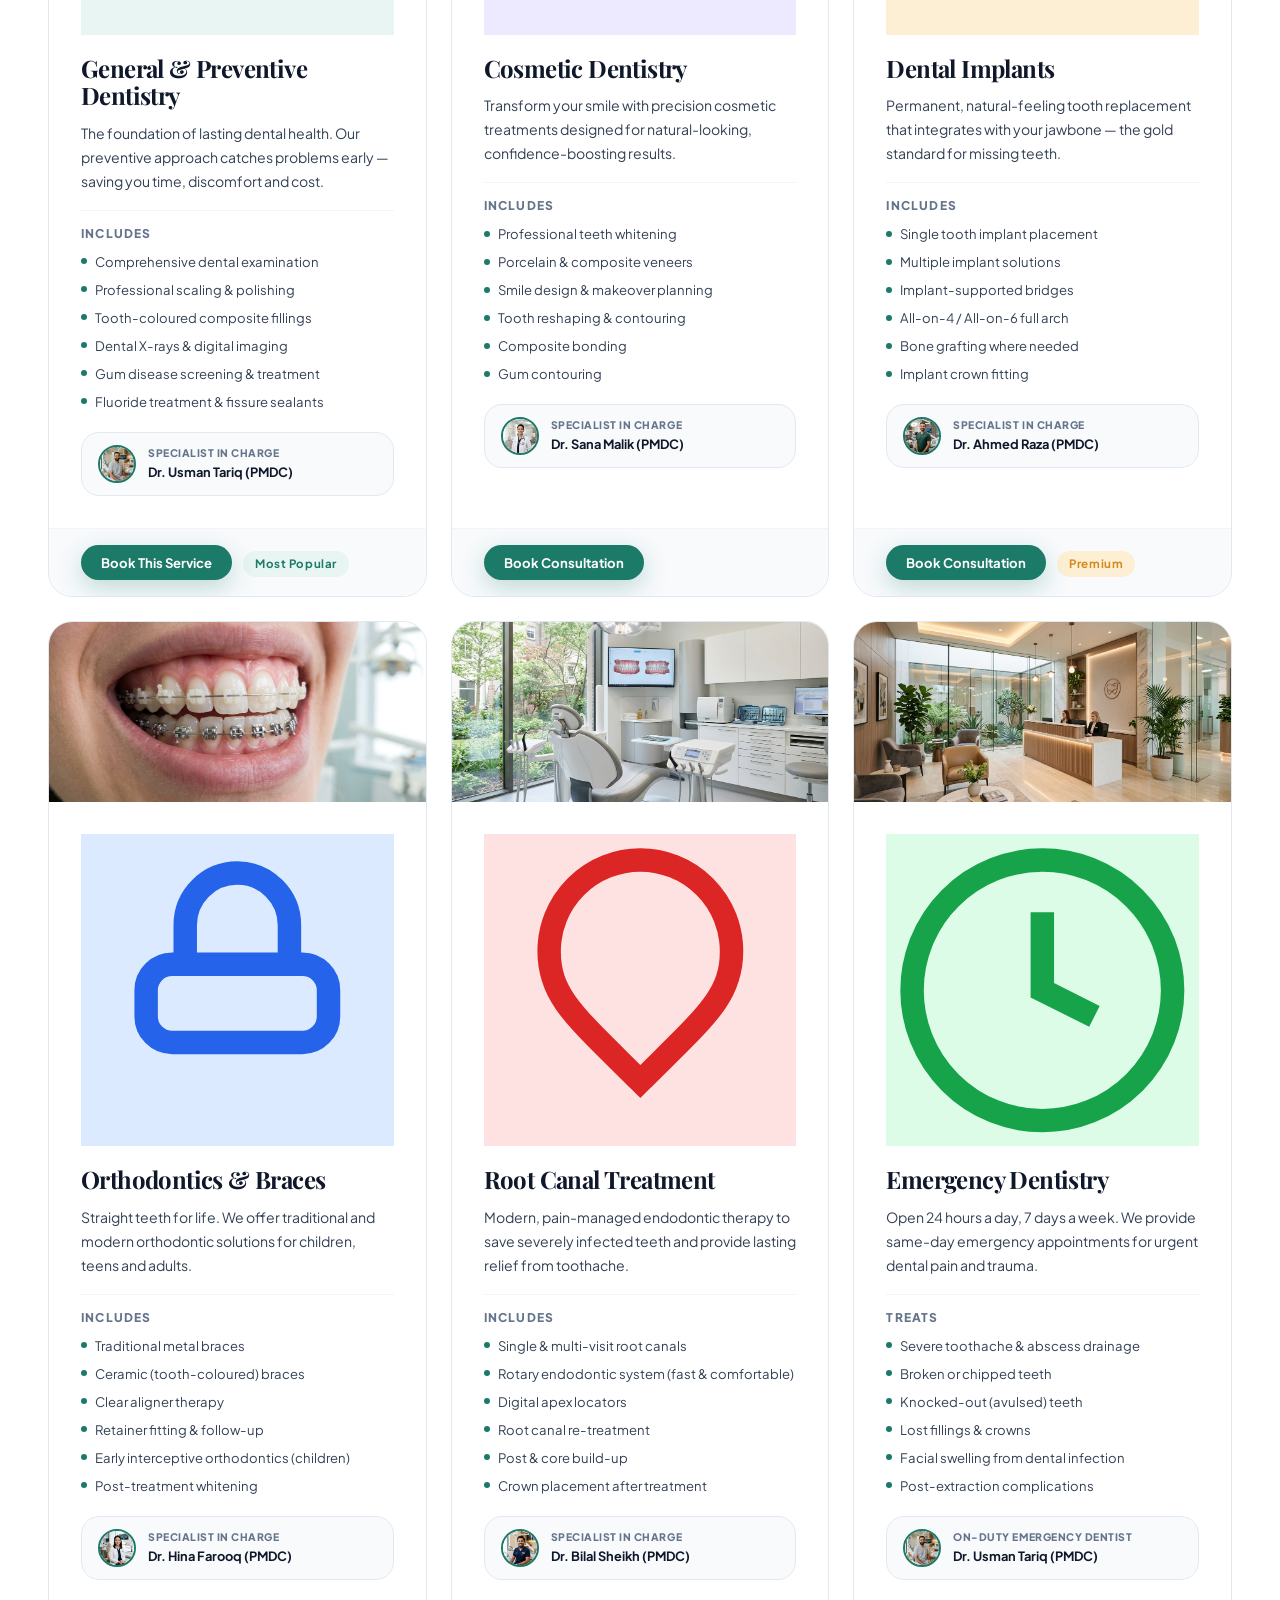
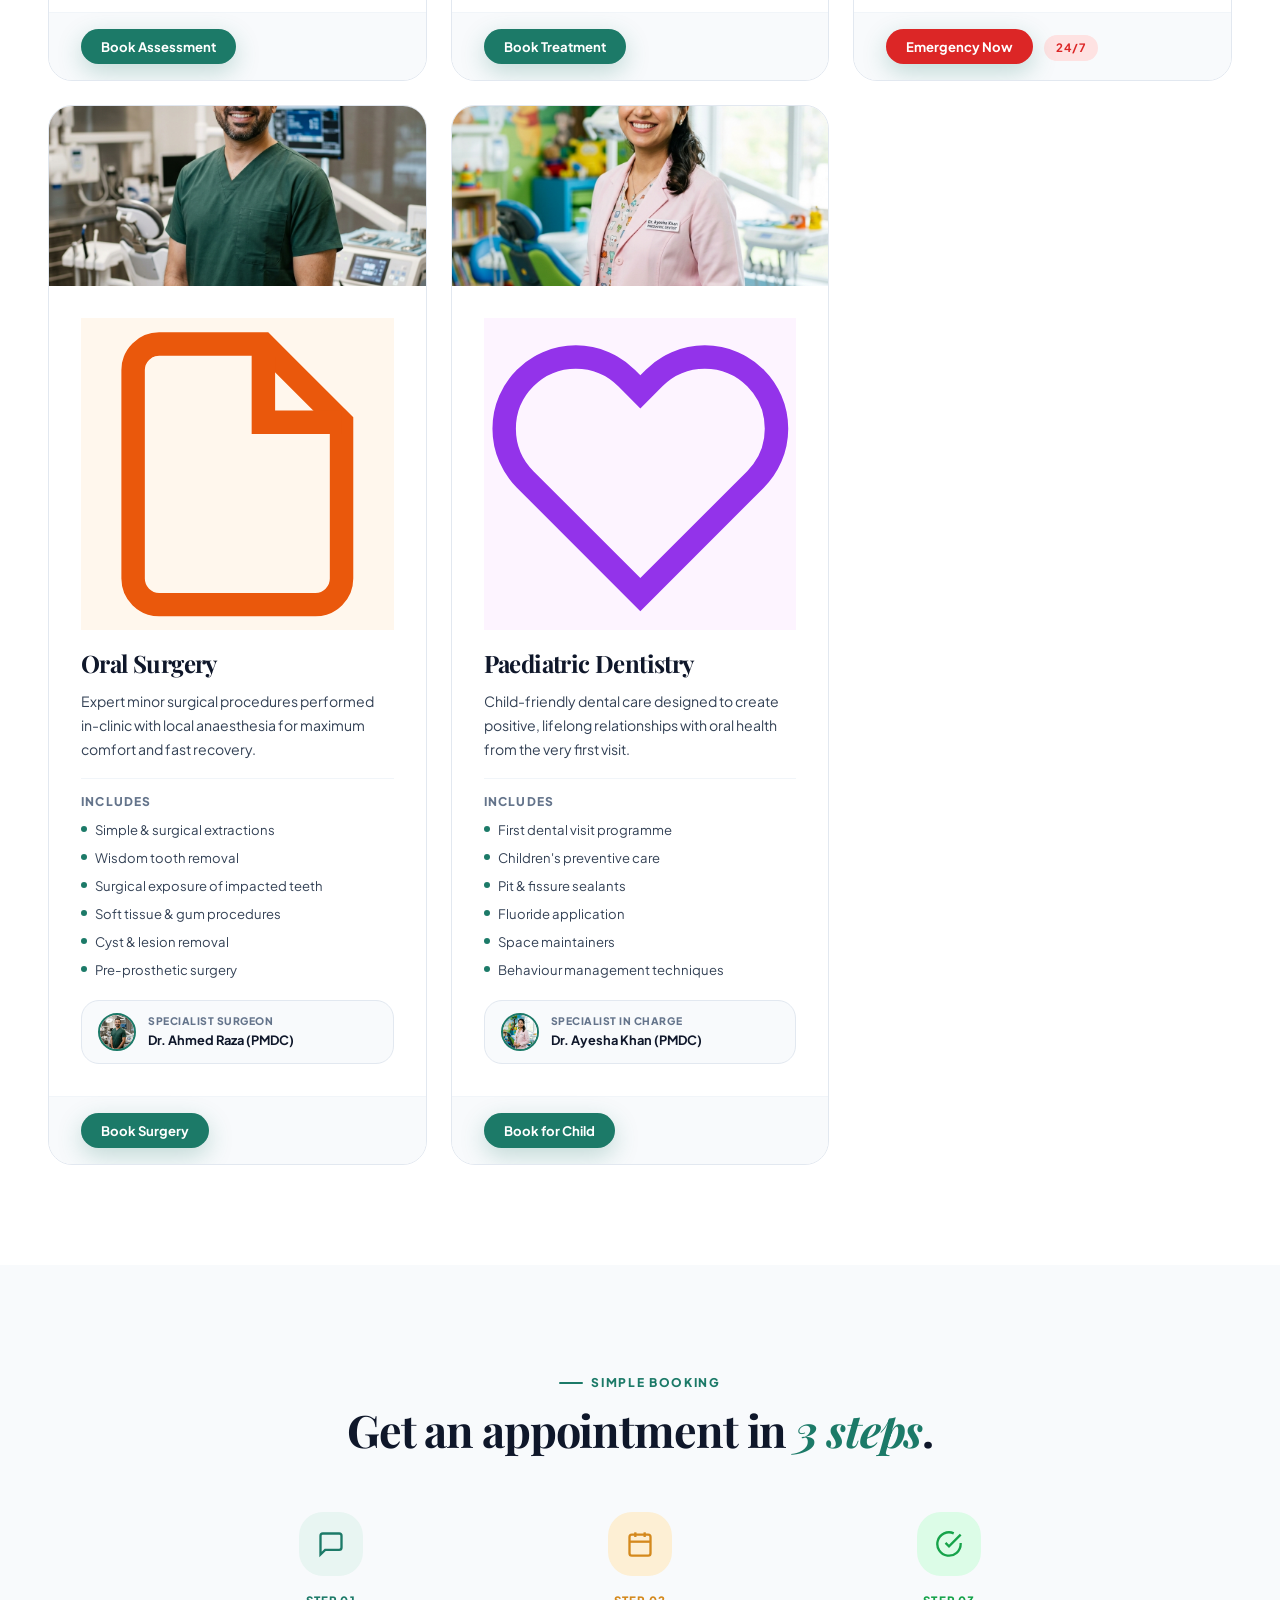
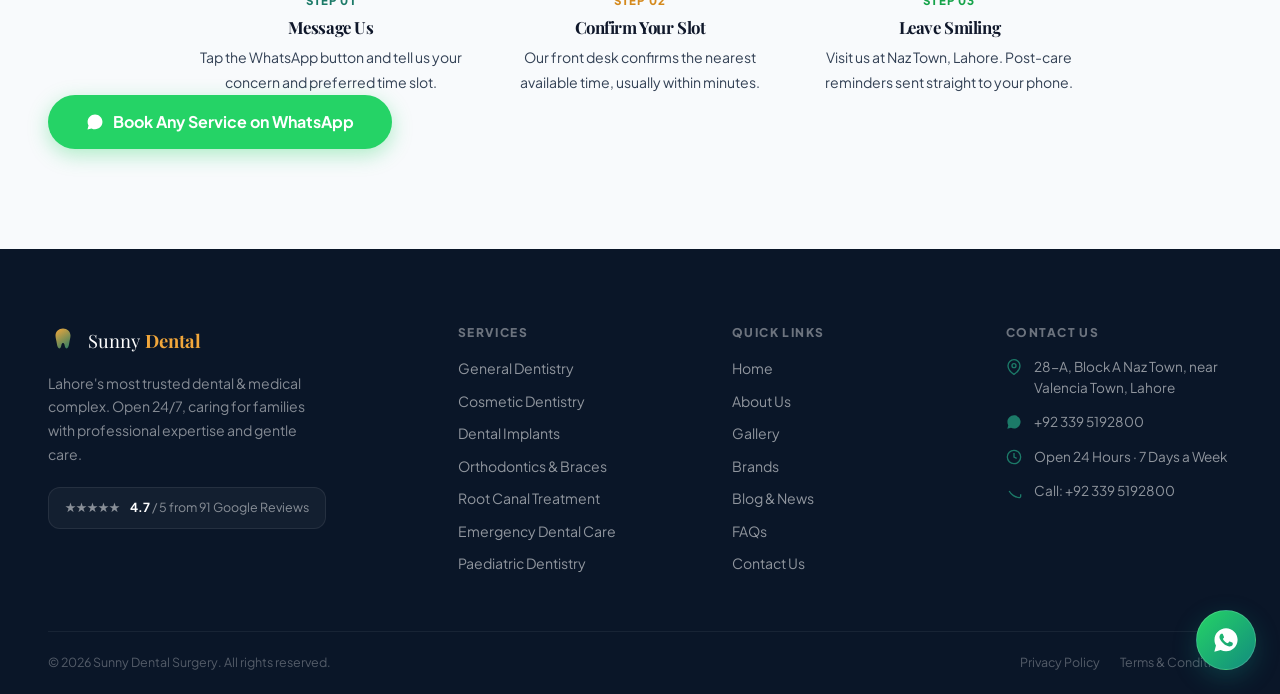
<file: services.html>
<!DOCTYPE html>
<html lang="en">
<head>
  <meta charset="UTF-8">
  <meta name="viewport" content="width=device-width, initial-scale=1.0, viewport-fit=cover">
  <title>Our Services | Sunny Dental Surgery — Complete Dental Care in Lahore</title>
  <meta name="description" content="Sunny Dental Surgery offers general dentistry, cosmetic treatments, dental implants, orthodontics, root canal, emergency care, oral surgery and paediatric dentistry in Lahore.">
  <link rel="preconnect" href="https://fonts.googleapis.com">
  <link rel="preconnect" href="https://fonts.gstatic.com" crossorigin>
  <link href="https://fonts.googleapis.com/css2?family=Playfair+Display:ital,wght@0,600;0,700;0,800;1,600&family=Plus+Jakarta+Sans:wght@400;500;600;700;800&display=swap" rel="stylesheet">
  <link rel="stylesheet" href="assets/global.css">
  <link rel="stylesheet" href="assets/pages.css">
  <script src="assets/nav-footer.js" defer></script>
  <script src="assets/app.js" defer></script>
</head>
<body data-page="services">

  <!-- PAGE HERO -->
  <section class="page-hero">
    <div class="container page-hero-inner">
      <nav class="breadcrumb" aria-label="Breadcrumb">
        <a href="index.html">Home</a>
        <span class="breadcrumb-sep">›</span>
        <span class="breadcrumb-current">Services</span>
      </nav>
      <span class="eyebrow eyebrow-gold">What We Offer</span>
      <h1>Comprehensive Dental Services</h1>
      <p>From routine check-ups to full smile makeovers — our PMDC-registered specialists deliver expert care across every dental discipline, all under one roof.</p>
    </div>
  </section>

  <!-- EMERGENCY BANNER -->
  <section class="section-sm" style="background:var(--surface-2);">
    <div class="container">
      <div class="emergency-banner" data-reveal>
        <div class="emergency-icon">
          <svg viewBox="0 0 24 24" fill="none" stroke="currentColor" stroke-width="2"><path d="M10.29 3.86L1.82 18a2 2 0 001.71 3h16.94a2 2 0 001.71-3L13.71 3.86a2 2 0 00-3.42 0z"/><line x1="12" y1="9" x2="12" y2="13"/><line x1="12" y1="17" x2="12.01" y2="17"/></svg>
        </div>
        <div class="emergency-text">
          <h3>Dental Emergency? We're Open 24/7</h3>
          <p>Severe toothache, broken tooth, swelling or trauma — call us now or message on WhatsApp for immediate assistance.</p>
        </div>
        <div class="emergency-actions">
          <a href="https://wa.me/923395192800?text=I%20have%20a%20dental%20emergency%20and%20need%20help%20immediately!" class="btn-emergency" target="_blank">
            <svg viewBox="0 0 24 24" fill="currentColor" style="width:16px;height:16px;"><path d="M12.04 2C6.58 2 2.13 6.45 2.13 11.91c0 1.75.46 3.39 1.26 4.81L2 22l5.42-1.42a9.9 9.9 0 004.62 1.14h.01c5.46 0 9.9-4.45 9.9-9.91C21.96 6.45 17.5 2 12.04 2z"/></svg>
            WhatsApp Now
          </a>
          <a href="tel:+923395192800" class="btn btn-outline-white btn-sm">Call +92 339 5192800</a>
        </div>
      </div>
    </div>
  </section>

  <!-- SERVICES FULL GRID -->
  <section class="section" style="background:var(--surface);">
    <div class="container">
      <div class="section-header center" data-reveal>
        <span class="eyebrow">All Services</span>
        <h2>Expert care across <em>every discipline</em>.</h2>
        <p>Each service is delivered by a specialist in that field — no generalists, just dedicated expertise.</p>
      </div>

      <div class="services-full-grid">

        <!-- General -->
        <div class="service-full-card card-hover" data-reveal data-reveal-delay="1">
          <div class="service-card-img-wrap">
            <img src="assets/gallery/general.jpg" alt="General Dentistry Scaling and Cleaning" loading="lazy">
          </div>
          <div class="service-card-top">
            <div class="service-icon" style="background:var(--teal-light);color:var(--teal);">
              <svg viewBox="0 0 24 24" fill="none" stroke="currentColor" stroke-width="1.8"><path d="M12 3c-3 0-5 2-5 5 0 3 1 4 1.3 7.4.2 2 .9 3.6 1.9 3.6s1.3-1.7 1.5-3.1c.1-.9.6-1.4 1.3-1.4s1.2.5 1.3 1.4c.2 1.4.5 3.1 1.5 3.1s1.7-1.6 1.9-3.6C17 12 18 11 18 8c0-3-2-5-5-5z"/></svg>
            </div>
            <h3>General &amp; Preventive Dentistry</h3>
            <p>The foundation of lasting dental health. Our preventive approach catches problems early — saving you time, discomfort and cost.</p>
            <div class="service-includes">
              <h5>Includes</h5>
              <ul>
                <li>Comprehensive dental examination</li>
                <li>Professional scaling &amp; polishing</li>
                <li>Tooth-coloured composite fillings</li>
                <li>Dental X-rays &amp; digital imaging</li>
                <li>Gum disease screening &amp; treatment</li>
                <li>Fluoride treatment &amp; fissure sealants</li>
              </ul>
            </div>
            <div class="service-doctor-badge">
              <img src="assets/doctors/usman.jpg" alt="Dr. Usman Tariq" class="doc-badge-avatar" loading="lazy">
              <div class="doc-badge-info">
                <span class="doc-badge-label">Specialist in Charge</span>
                <strong class="doc-badge-name">Dr. Usman Tariq (PMDC)</strong>
              </div>
            </div>
          </div>
          <div class="service-card-footer">
            <a href="https://wa.me/923395192800?text=I%20would%20like%20to%20book%20a%20general%20dentistry%20appointment." class="btn btn-primary btn-sm" target="_blank">Book This Service</a>
            <span class="badge badge-teal" style="margin-left:8px;">Most Popular</span>
          </div>
        </div>

        <!-- Cosmetic -->
        <div class="service-full-card card-hover" data-reveal data-reveal-delay="2">
          <div class="service-card-img-wrap">
            <img src="assets/gallery/cosmetic.jpg" alt="Cosmetic Dentistry Teeth Whitening" loading="lazy">
          </div>
          <div class="service-card-top">
            <div class="service-icon" style="background:#ede9fe;color:#7c3aed;">
              <svg viewBox="0 0 24 24" fill="none" stroke="currentColor" stroke-width="1.8"><circle cx="12" cy="12" r="8"/><path d="M8 12h8M12 8v8"/></svg>
            </div>
            <h3>Cosmetic Dentistry</h3>
            <p>Transform your smile with precision cosmetic treatments designed for natural-looking, confidence-boosting results.</p>
            <div class="service-includes">
              <h5>Includes</h5>
              <ul>
                <li>Professional teeth whitening</li>
                <li>Porcelain &amp; composite veneers</li>
                <li>Smile design &amp; makeover planning</li>
                <li>Tooth reshaping &amp; contouring</li>
                <li>Composite bonding</li>
                <li>Gum contouring</li>
              </ul>
            </div>
            <div class="service-doctor-badge">
              <img src="assets/doctors/sana.jpg" alt="Dr. Sana Malik" class="doc-badge-avatar" loading="lazy">
              <div class="doc-badge-info">
                <span class="doc-badge-label">Specialist in Charge</span>
                <strong class="doc-badge-name">Dr. Sana Malik (PMDC)</strong>
              </div>
            </div>
          </div>
          <div class="service-card-footer">
            <a href="https://wa.me/923395192800?text=I%20would%20like%20to%20know%20more%20about%20cosmetic%20dentistry%20options." class="btn btn-primary btn-sm" target="_blank">Book Consultation</a>
          </div>
        </div>

        <!-- Implants -->
        <div class="service-full-card card-hover" data-reveal data-reveal-delay="3">
          <div class="service-card-img-wrap">
            <img src="assets/gallery/implant.jpg" alt="Dental Implant Treatment" loading="lazy">
          </div>
          <div class="service-card-top">
            <div class="service-icon" style="background:var(--gold-pale);color:var(--gold-dark);">
              <svg viewBox="0 0 24 24" fill="none" stroke="currentColor" stroke-width="1.8"><path d="M12 3v11M8 8l4-5 4 5M7 21c0-4 2-6 5-6s5 2 5 6"/></svg>
            </div>
            <h3>Dental Implants</h3>
            <p>Permanent, natural-feeling tooth replacement that integrates with your jawbone — the gold standard for missing teeth.</p>
            <div class="service-includes">
              <h5>Includes</h5>
              <ul>
                <li>Single tooth implant placement</li>
                <li>Multiple implant solutions</li>
                <li>Implant-supported bridges</li>
                <li>All-on-4 / All-on-6 full arch</li>
                <li>Bone grafting where needed</li>
                <li>Implant crown fitting</li>
              </ul>
            </div>
            <div class="service-doctor-badge">
              <img src="assets/doctors/ahmed.jpg" alt="Dr. Ahmed Raza" class="doc-badge-avatar" loading="lazy">
              <div class="doc-badge-info">
                <span class="doc-badge-label">Specialist in Charge</span>
                <strong class="doc-badge-name">Dr. Ahmed Raza (PMDC)</strong>
              </div>
            </div>
          </div>
          <div class="service-card-footer">
            <a href="https://wa.me/923395192800?text=I%20would%20like%20to%20enquire%20about%20dental%20implants." class="btn btn-primary btn-sm" target="_blank">Book Consultation</a>
            <span class="badge badge-gold" style="margin-left:8px;">Premium</span>
          </div>
        </div>

        <!-- Orthodontics -->
        <div class="service-full-card card-hover" data-reveal data-reveal-delay="4">
          <div class="service-card-img-wrap">
            <img src="assets/gallery/ortho.jpg" alt="Orthodontic Braces and Aligners" loading="lazy">
          </div>
          <div class="service-card-top">
            <div class="service-icon" style="background:#dbeafe;color:#2563eb;">
              <svg viewBox="0 0 24 24" fill="none" stroke="currentColor" stroke-width="1.8"><rect x="5" y="10" width="14" height="6" rx="2"/><path d="M8 10V7a4 4 0 018 0v3"/></svg>
            </div>
            <h3>Orthodontics &amp; Braces</h3>
            <p>Straight teeth for life. We offer traditional and modern orthodontic solutions for children, teens and adults.</p>
            <div class="service-includes">
              <h5>Includes</h5>
              <ul>
                <li>Traditional metal braces</li>
                <li>Ceramic (tooth-coloured) braces</li>
                <li>Clear aligner therapy</li>
                <li>Retainer fitting &amp; follow-up</li>
                <li>Early interceptive orthodontics (children)</li>
                <li>Post-treatment whitening</li>
              </ul>
            </div>
            <div class="service-doctor-badge">
              <img src="assets/doctors/hina.jpg" alt="Dr. Hina Farooq" class="doc-badge-avatar" loading="lazy">
              <div class="doc-badge-info">
                <span class="doc-badge-label">Specialist in Charge</span>
                <strong class="doc-badge-name">Dr. Hina Farooq (PMDC)</strong>
              </div>
            </div>
          </div>
          <div class="service-card-footer">
            <a href="https://wa.me/923395192800?text=I%20am%20interested%20in%20braces%20or%20orthodontic%20treatment." class="btn btn-primary btn-sm" target="_blank">Book Assessment</a>
          </div>
        </div>

        <!-- Root Canal -->
        <div class="service-full-card card-hover" data-reveal data-reveal-delay="5">
          <div class="service-card-img-wrap">
            <img src="assets/gallery/treatment_room.jpg" alt="Root Canal Treatment" loading="lazy">
          </div>
          <div class="service-card-top">
            <div class="service-icon" style="background:#fee2e2;color:#dc2626;">
              <svg viewBox="0 0 24 24" fill="none" stroke="currentColor" stroke-width="1.8"><path d="M5 9c0 3.5 2 5 7 10 5-5 7-6.5 7-10a7 7 0 10-14 0z"/></svg>
            </div>
            <h3>Root Canal Treatment</h3>
            <p>Modern, pain-managed endodontic therapy to save severely infected teeth and provide lasting relief from toothache.</p>
            <div class="service-includes">
              <h5>Includes</h5>
              <ul>
                <li>Single &amp; multi-visit root canals</li>
                <li>Rotary endodontic system (fast &amp; comfortable)</li>
                <li>Digital apex locators</li>
                <li>Root canal re-treatment</li>
                <li>Post &amp; core build-up</li>
                <li>Crown placement after treatment</li>
              </ul>
            </div>
            <div class="service-doctor-badge">
              <img src="assets/doctors/bilal.jpg" alt="Dr. Bilal Sheikh" class="doc-badge-avatar" loading="lazy">
              <div class="doc-badge-info">
                <span class="doc-badge-label">Specialist in Charge</span>
                <strong class="doc-badge-name">Dr. Bilal Sheikh (PMDC)</strong>
              </div>
            </div>
          </div>
          <div class="service-card-footer">
            <a href="https://wa.me/923395192800?text=I%20need%20root%20canal%20treatment%20or%20have%20a%20toothache." class="btn btn-primary btn-sm" target="_blank">Book Treatment</a>
          </div>
        </div>

        <!-- Emergency -->
        <div class="service-full-card card-hover" data-reveal data-reveal-delay="6">
          <div class="service-card-img-wrap">
            <img src="assets/clinic_interior.jpg" alt="Emergency Dental Clinic" loading="lazy">
          </div>
          <div class="service-card-top">
            <div class="service-icon" style="background:#dcfce7;color:#16a34a;">
              <svg viewBox="0 0 24 24" fill="none" stroke="currentColor" stroke-width="1.8"><circle cx="12" cy="12" r="10"/><path d="M12 6v6l4 2"/></svg>
            </div>
            <h3>Emergency Dentistry</h3>
            <p>Open 24 hours a day, 7 days a week. We provide same-day emergency appointments for urgent dental pain and trauma.</p>
            <div class="service-includes">
              <h5>Treats</h5>
              <ul>
                <li>Severe toothache &amp; abscess drainage</li>
                <li>Broken or chipped teeth</li>
                <li>Knocked-out (avulsed) teeth</li>
                <li>Lost fillings &amp; crowns</li>
                <li>Facial swelling from dental infection</li>
                <li>Post-extraction complications</li>
              </ul>
            </div>
            <div class="service-doctor-badge">
              <img src="assets/doctors/usman.jpg" alt="Dr. Usman Tariq" class="doc-badge-avatar" loading="lazy">
              <div class="doc-badge-info">
                <span class="doc-badge-label">On-Duty Emergency Dentist</span>
                <strong class="doc-badge-name">Dr. Usman Tariq (PMDC)</strong>
              </div>
            </div>
          </div>
          <div class="service-card-footer">
            <a href="https://wa.me/923395192800?text=I%20have%20a%20dental%20emergency!" class="btn btn-primary btn-sm" target="_blank" style="background:#dc2626;">Emergency Now</a>
            <span class="badge badge-red" style="margin-left:8px;">24/7</span>
          </div>
        </div>

        <!-- Oral Surgery -->
        <div class="service-full-card card-hover" data-reveal>
          <div class="service-card-img-wrap">
            <img src="assets/doctors/ahmed.jpg" alt="Oral Surgery with Specialist Dr. Ahmed" loading="lazy">
          </div>
          <div class="service-card-top">
            <div class="service-icon" style="background:#fff7ed;color:#ea580c;">
              <svg viewBox="0 0 24 24" fill="none" stroke="currentColor" stroke-width="1.8"><path d="M14 2H6a2 2 0 00-2 2v16a2 2 0 002 2h12a2 2 0 002-2V8z"/><polyline points="14 2 14 8 20 8"/></svg>
            </div>
            <h3>Oral Surgery</h3>
            <p>Expert minor surgical procedures performed in-clinic with local anaesthesia for maximum comfort and fast recovery.</p>
            <div class="service-includes">
              <h5>Includes</h5>
              <ul>
                <li>Simple &amp; surgical extractions</li>
                <li>Wisdom tooth removal</li>
                <li>Surgical exposure of impacted teeth</li>
                <li>Soft tissue &amp; gum procedures</li>
                <li>Cyst &amp; lesion removal</li>
                <li>Pre-prosthetic surgery</li>
              </ul>
            </div>
            <div class="service-doctor-badge">
              <img src="assets/doctors/ahmed.jpg" alt="Dr. Ahmed Raza" class="doc-badge-avatar" loading="lazy">
              <div class="doc-badge-info">
                <span class="doc-badge-label">Specialist Surgeon</span>
                <strong class="doc-badge-name">Dr. Ahmed Raza (PMDC)</strong>
              </div>
            </div>
          </div>
          <div class="service-card-footer">
            <a href="https://wa.me/923395192800?text=I%20need%20information%20about%20tooth%20extraction%20or%20oral%20surgery." class="btn btn-primary btn-sm" target="_blank">Book Surgery</a>
          </div>
        </div>

        <!-- Paediatric -->
        <div class="service-full-card card-hover" data-reveal data-reveal-delay="1">
          <div class="service-card-img-wrap">
            <img src="assets/doctors/ayesha.jpg" alt="Paediatric Dentistry with Dr. Ayesha" loading="lazy">
          </div>
          <div class="service-card-top">
            <div class="service-icon" style="background:#fdf4ff;color:#9333ea;">
              <svg viewBox="0 0 24 24" fill="none" stroke="currentColor" stroke-width="1.8"><path d="M20.84 4.61a5.5 5.5 0 00-7.78 0L12 5.67l-1.06-1.06a5.5 5.5 0 00-7.78 7.78l1.06 1.06L12 21.23l7.78-7.78 1.06-1.06a5.5 5.5 0 000-7.78z"/></svg>
            </div>
            <h3>Paediatric Dentistry</h3>
            <p>Child-friendly dental care designed to create positive, lifelong relationships with oral health from the very first visit.</p>
            <div class="service-includes">
              <h5>Includes</h5>
              <ul>
                <li>First dental visit programme</li>
                <li>Children's preventive care</li>
                <li>Pit &amp; fissure sealants</li>
                <li>Fluoride application</li>
                <li>Space maintainers</li>
                <li>Behaviour management techniques</li>
              </ul>
            </div>
            <div class="service-doctor-badge">
              <img src="assets/doctors/ayesha.jpg" alt="Dr. Ayesha Khan" class="doc-badge-avatar" loading="lazy">
              <div class="doc-badge-info">
                <span class="doc-badge-label">Specialist in Charge</span>
                <strong class="doc-badge-name">Dr. Ayesha Khan (PMDC)</strong>
              </div>
            </div>
          </div>
          <div class="service-card-footer">
            <a href="https://wa.me/923395192800?text=I%20would%20like%20to%20book%20a%20children%27s%20dental%20appointment." class="btn btn-primary btn-sm" target="_blank">Book for Child</a>
          </div>
        </div>

      </div>
    </div>
  </section>

  <!-- HOW IT WORKS -->
  <section class="section" style="background:var(--surface-2);">
    <div class="container">
      <div class="section-header center" data-reveal>
        <span class="eyebrow">Simple Booking</span>
        <h2>Get an appointment in <em>3 steps</em>.</h2>
      </div>

      <div class="grid-3" style="max-width:900px;margin:0 auto;text-align:center;">
        <div data-reveal data-reveal-delay="1">
          <div style="width:64px;height:64px;border-radius:var(--r-xl);background:var(--teal-light);color:var(--teal);display:flex;align-items:center;justify-content:center;margin:0 auto 16px;">
            <svg viewBox="0 0 24 24" fill="none" stroke="currentColor" stroke-width="2" style="width:28px;height:28px;"><path d="M21 15a2 2 0 01-2 2H7l-4 4V5a2 2 0 012-2h14a2 2 0 012 2z"/></svg>
          </div>
          <div style="font-size:0.72rem;font-weight:800;letter-spacing:0.1em;color:var(--teal);text-transform:uppercase;margin-bottom:8px;">Step 01</div>
          <h3 style="font-size:1.05rem;margin-bottom:8px;">Message Us</h3>
          <p style="font-size:0.88rem;">Tap the WhatsApp button and tell us your concern and preferred time slot.</p>
        </div>
        <div data-reveal data-reveal-delay="2">
          <div style="width:64px;height:64px;border-radius:var(--r-xl);background:var(--gold-pale);color:var(--gold-dark);display:flex;align-items:center;justify-content:center;margin:0 auto 16px;">
            <svg viewBox="0 0 24 24" fill="none" stroke="currentColor" stroke-width="2" style="width:28px;height:28px;"><rect x="3" y="4" width="18" height="18" rx="2" ry="2"/><line x1="16" y1="2" x2="16" y2="6"/><line x1="8" y1="2" x2="8" y2="6"/><line x1="3" y1="10" x2="21" y2="10"/></svg>
          </div>
          <div style="font-size:0.72rem;font-weight:800;letter-spacing:0.1em;color:var(--gold-dark);text-transform:uppercase;margin-bottom:8px;">Step 02</div>
          <h3 style="font-size:1.05rem;margin-bottom:8px;">Confirm Your Slot</h3>
          <p style="font-size:0.88rem;">Our front desk confirms the nearest available time, usually within minutes.</p>
        </div>
        <div data-reveal data-reveal-delay="3">
          <div style="width:64px;height:64px;border-radius:var(--r-xl);background:#dcfce7;color:#16a34a;display:flex;align-items:center;justify-content:center;margin:0 auto 16px;">
            <svg viewBox="0 0 24 24" fill="none" stroke="currentColor" stroke-width="2" style="width:28px;height:28px;"><path d="M22 11.08V12a10 10 0 11-5.93-9.14"/><polyline points="22 4 12 14.01 9 11.01"/></svg>
          </div>
          <div style="font-size:0.72rem;font-weight:800;letter-spacing:0.1em;color:#16a34a;text-transform:uppercase;margin-bottom:8px;">Step 03</div>
          <h3 style="font-size:1.05rem;margin-bottom:8px;">Leave Smiling</h3>
          <p style="font-size:0.88rem;">Visit us at Naz Town, Lahore. Post-care reminders sent straight to your phone.</p>
        </div>
      </div>

      <div class="section-view-more" data-reveal>
        <a href="https://wa.me/923395192800?text=Assalam-o-Alaikum%2C%20I%20would%20like%20to%20book%20a%20dental%20appointment." 
           class="btn btn-wa btn-lg" target="_blank" rel="noopener">
          <svg viewBox="0 0 24 24" fill="currentColor"><path d="M12.04 2C6.58 2 2.13 6.45 2.13 11.91c0 1.75.46 3.39 1.26 4.81L2 22l5.42-1.42a9.9 9.9 0 004.62 1.14h.01c5.46 0 9.9-4.45 9.9-9.91C21.96 6.45 17.5 2 12.04 2z"/></svg>
          Book Any Service on WhatsApp
        </a>
      </div>
    </div>
  </section>

</body>
</html>
</file>
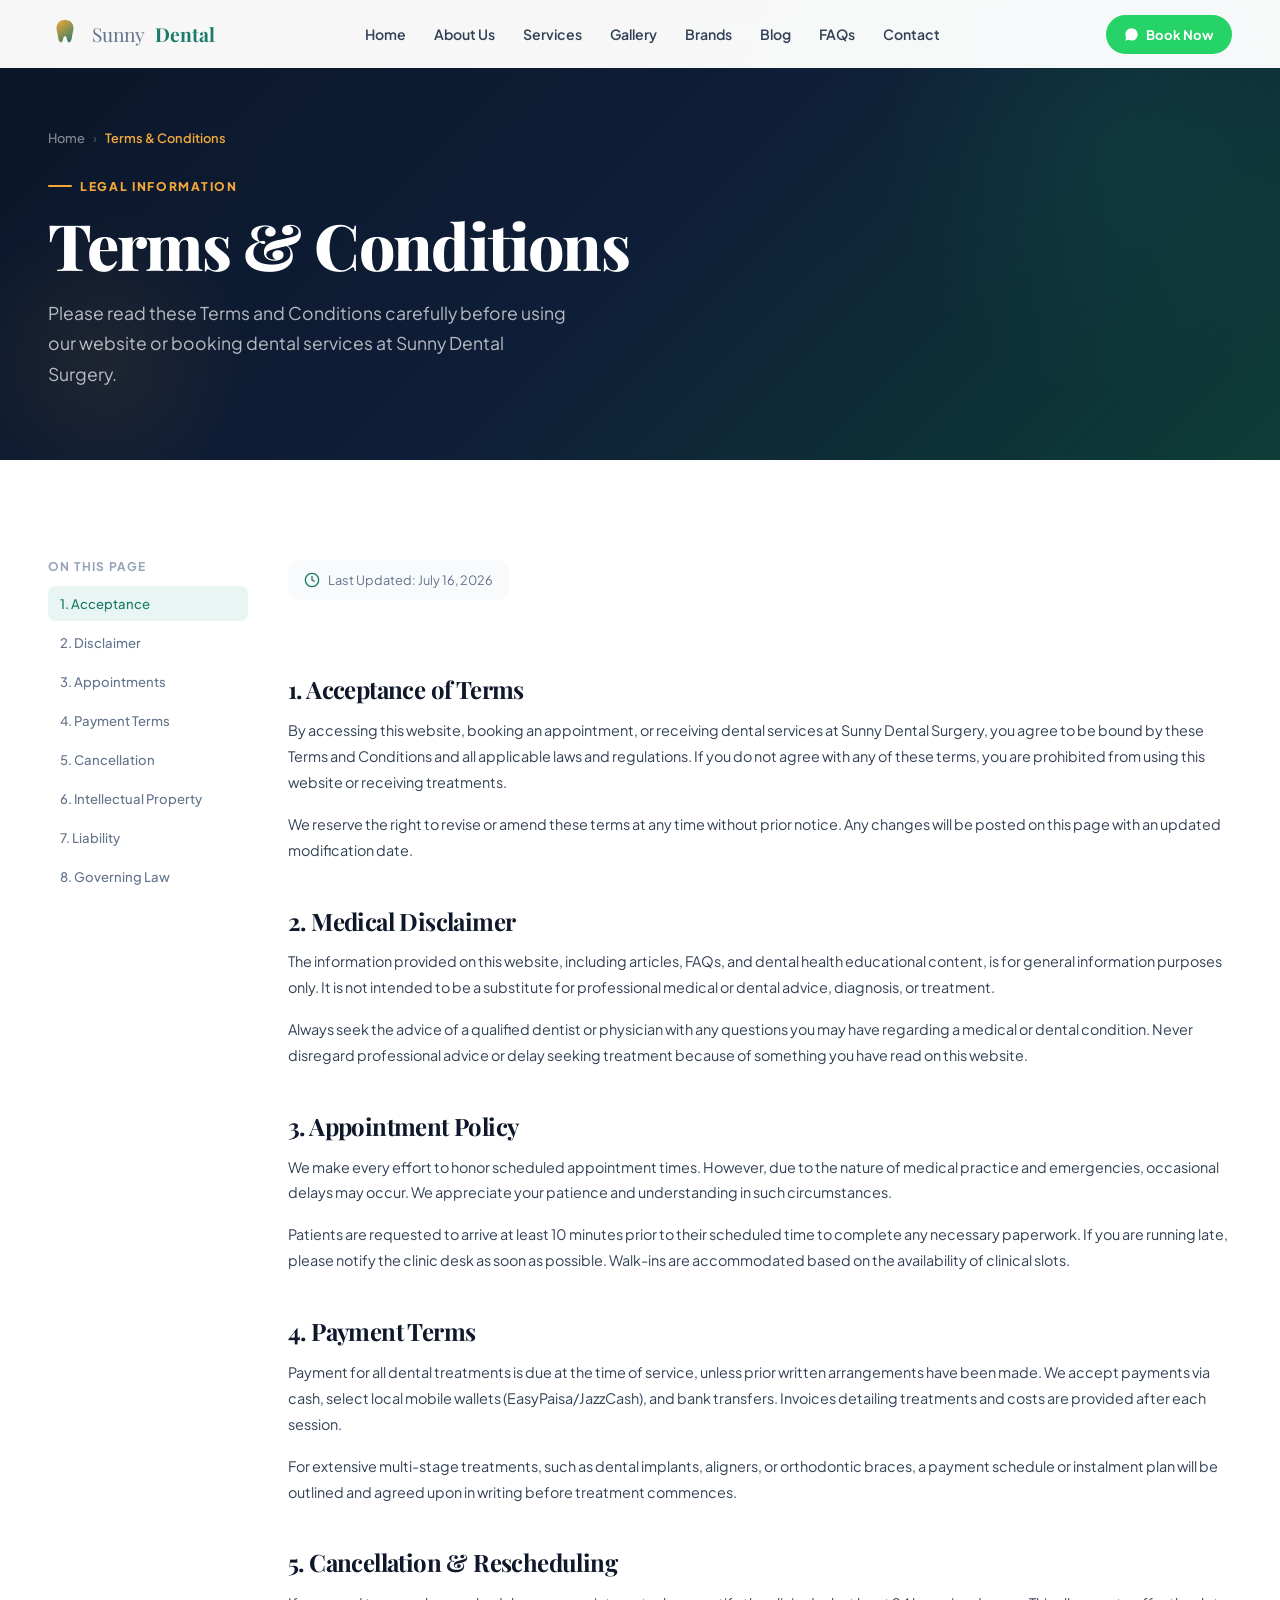
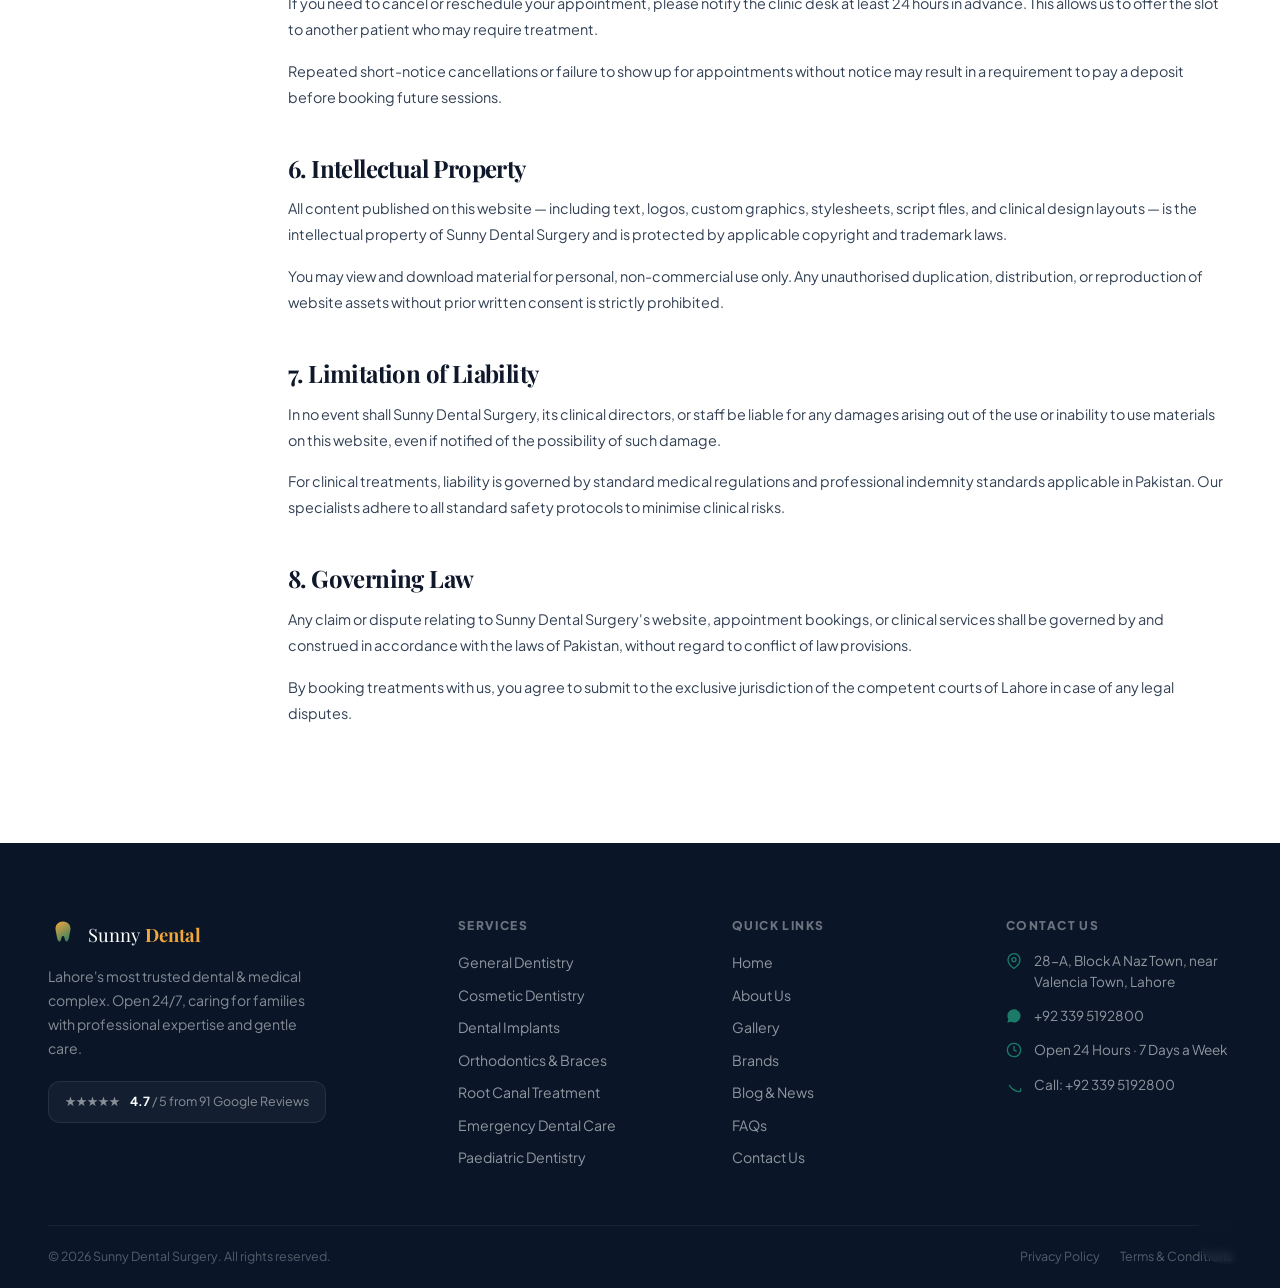
<file: terms.html>
<!DOCTYPE html>
<html lang="en">
<head>
  <meta charset="UTF-8">
  <meta name="viewport" content="width=device-width, initial-scale=1.0, viewport-fit=cover">
  <title>Terms &amp; Conditions | Sunny Dental Surgery Lahore</title>
  <meta name="description" content="Read the Terms and Conditions of Sunny Dental Surgery. Learn about our appointment policies, medical disclaimer, cancellation rules, and payment terms.">
  <link rel="preconnect" href="https://fonts.googleapis.com">
  <link rel="preconnect" href="https://fonts.gstatic.com" crossorigin>
  <link href="https://fonts.googleapis.com/css2?family=Playfair+Display:ital,wght@0,600;0,700;0,800;1,600&family=Plus+Jakarta+Sans:wght@400;500;600;700;800&display=swap" rel="stylesheet">
  <link rel="stylesheet" href="assets/global.css">
  <link rel="stylesheet" href="assets/pages.css">
  <script src="assets/nav-footer.js" defer></script>
  <script src="assets/app.js" defer></script>
</head>
<body data-page="terms">

  <!-- PAGE HERO -->
  <section class="page-hero">
    <div class="container page-hero-inner">
      <nav class="breadcrumb" aria-label="Breadcrumb">
        <a href="index.html">Home</a>
        <span class="breadcrumb-sep">›</span>
        <span class="breadcrumb-current">Terms &amp; Conditions</span>
      </nav>
      <span class="eyebrow eyebrow-gold">Legal Information</span>
      <h1>Terms &amp; Conditions</h1>
      <p>Please read these Terms and Conditions carefully before using our website or booking dental services at Sunny Dental Surgery.</p>
    </div>
  </section>

  <!-- CONTENT -->
  <section class="section" style="background:var(--surface);">
    <div class="container">
      <div class="legal-layout">
        
        <!-- TOC Left -->
        <aside class="legal-toc" data-reveal="left">
          <h4>On this page</h4>
          <ul>
            <li><a href="#acceptance" class="active">1. Acceptance</a></li>
            <li><a href="#disclaimer">2. Disclaimer</a></li>
            <li><a href="#policy">3. Appointments</a></li>
            <li><a href="#payment">4. Payment Terms</a></li>
            <li><a href="#cancellation">5. Cancellation</a></li>
            <li><a href="#intellectual">6. Intellectual Property</a></li>
            <li><a href="#liability">7. Liability</a></li>
            <li><a href="#governing">8. Governing Law</a></li>
          </ul>
        </aside>

        <!-- Content Right -->
        <div class="legal-content" data-reveal="right">
          
          <div class="legal-last-updated">
            <svg viewBox="0 0 24 24" fill="none" stroke="currentColor" stroke-width="2"><circle cx="12" cy="12" r="10"/><polyline points="12 6 12 12 16 14"/></svg>
            <span>Last Updated: July 16, 2026</span>
          </div>

          <h2 id="acceptance">1. Acceptance of Terms</h2>
          <p>By accessing this website, booking an appointment, or receiving dental services at Sunny Dental Surgery, you agree to be bound by these Terms and Conditions and all applicable laws and regulations. If you do not agree with any of these terms, you are prohibited from using this website or receiving treatments.</p>
          <p>We reserve the right to revise or amend these terms at any time without prior notice. Any changes will be posted on this page with an updated modification date.</p>

          <h2 id="disclaimer">2. Medical Disclaimer</h2>
          <p>The information provided on this website, including articles, FAQs, and dental health educational content, is for general information purposes only. It is not intended to be a substitute for professional medical or dental advice, diagnosis, or treatment.</p>
          <p>Always seek the advice of a qualified dentist or physician with any questions you may have regarding a medical or dental condition. Never disregard professional advice or delay seeking treatment because of something you have read on this website.</p>

          <h2 id="policy">3. Appointment Policy</h2>
          <p>We make every effort to honor scheduled appointment times. However, due to the nature of medical practice and emergencies, occasional delays may occur. We appreciate your patience and understanding in such circumstances.</p>
          <p>Patients are requested to arrive at least 10 minutes prior to their scheduled time to complete any necessary paperwork. If you are running late, please notify the clinic desk as soon as possible. Walk-ins are accommodated based on the availability of clinical slots.</p>

          <h2 id="payment">4. Payment Terms</h2>
          <p>Payment for all dental treatments is due at the time of service, unless prior written arrangements have been made. We accept payments via cash, select local mobile wallets (EasyPaisa/JazzCash), and bank transfers. Invoices detailing treatments and costs are provided after each session.</p>
          <p>For extensive multi-stage treatments, such as dental implants, aligners, or orthodontic braces, a payment schedule or instalment plan will be outlined and agreed upon in writing before treatment commences.</p>

          <h2 id="cancellation">5. Cancellation &amp; Rescheduling</h2>
          <p>If you need to cancel or reschedule your appointment, please notify the clinic desk at least 24 hours in advance. This allows us to offer the slot to another patient who may require treatment.</p>
          <p>Repeated short-notice cancellations or failure to show up for appointments without notice may result in a requirement to pay a deposit before booking future sessions.</p>

          <h2 id="intellectual">6. Intellectual Property</h2>
          <p>All content published on this website — including text, logos, custom graphics, stylesheets, script files, and clinical design layouts — is the intellectual property of Sunny Dental Surgery and is protected by applicable copyright and trademark laws.</p>
          <p>You may view and download material for personal, non-commercial use only. Any unauthorised duplication, distribution, or reproduction of website assets without prior written consent is strictly prohibited.</p>

          <h2 id="liability">7. Limitation of Liability</h2>
          <p>In no event shall Sunny Dental Surgery, its clinical directors, or staff be liable for any damages arising out of the use or inability to use materials on this website, even if notified of the possibility of such damage.</p>
          <p>For clinical treatments, liability is governed by standard medical regulations and professional indemnity standards applicable in Pakistan. Our specialists adhere to all standard safety protocols to minimise clinical risks.</p>

          <h2 id="governing">8. Governing Law</h2>
          <p>Any claim or dispute relating to Sunny Dental Surgery's website, appointment bookings, or clinical services shall be governed by and construed in accordance with the laws of Pakistan, without regard to conflict of law provisions.</p>
          <p>By booking treatments with us, you agree to submit to the exclusive jurisdiction of the competent courts of Lahore in case of any legal disputes.</p>

        </div>
      </div>
    </div>
  </section>

</body>
</html>
</file>
<file: assets/global.css>
/* ================================================================
   SUNNY DENTAL SURGERY — global.css
   Complete Design System & Component Library
   ================================================================ */

/* ── DESIGN TOKENS ─────────────────────────────────────────────── */
:root {
  /* Brand Palette */
  --teal:        #1C7A68;
  --teal-dark:   #145a4e;
  --teal-deep:   #0d3d36;
  --teal-light:  #e8f5f2;
  --teal-mid:    #c3e8e1;

  --gold:        #F2A73B;
  --gold-dark:   #d4891d;
  --gold-light:  #fff8ee;
  --gold-pale:   #fdefd4;

  --wa:          #25d366;
  --wa-dark:     #128c7e;

  /* Neutrals */
  --ink:         #0f172a;
  --ink-mid:     #334155;
  --ink-soft:    #64748b;
  --ink-faint:   #94a3b8;
  --ink-ghost:   #cbd5e1;

  --surface:     #ffffff;
  --surface-2:   #f8fafc;
  --surface-3:   #f1f5f9;
  --surface-4:   #e2e8f0;

  /* Dark Mode Surfaces */
  --dark-900:    #0A1628;
  --dark-800:    #0f1e38;
  --dark-700:    #162440;
  --dark-600:    #1e3050;

  /* Semantic */
  --success:     #22c55e;
  --warning:     #f59e0b;
  --danger:      #ef4444;
  --info:        #3b82f6;

  /* Radius */
  --r-xs:  4px;
  --r-sm:  8px;
  --r-md:  12px;
  --r-lg:  18px;
  --r-xl:  24px;
  --r-2xl: 32px;
  --r-pill: 9999px;

  /* Shadows */
  --sh-xs:  0 1px 2px rgba(0,0,0,.04);
  --sh-sm:  0 2px 8px rgba(0,0,0,.06);
  --sh-md:  0 4px 16px rgba(0,0,0,.08);
  --sh-lg:  0 8px 32px rgba(0,0,0,.10);
  --sh-xl:  0 20px 60px rgba(0,0,0,.14);
  --sh-2xl: 0 32px 80px rgba(0,0,0,.20);
  --sh-teal:0 8px 24px rgba(28,122,104,.25);
  --sh-gold:0 8px 24px rgba(242,167,59,.30);

  /* Typography */
  --font-body:  'Plus Jakarta Sans', -apple-system, BlinkMacSystemFont, sans-serif;
  --font-serif: 'Playfair Display', Georgia, 'Times New Roman', serif;

  /* Spacing Scale */
  --sp-1:  4px;
  --sp-2:  8px;
  --sp-3:  12px;
  --sp-4:  16px;
  --sp-5:  20px;
  --sp-6:  24px;
  --sp-8:  32px;
  --sp-10: 40px;
  --sp-12: 48px;
  --sp-16: 64px;
  --sp-20: 80px;
  --sp-24: 96px;

  /* Transitions */
  --ease:       cubic-bezier(0.4, 0, 0.2, 1);
  --ease-out:   cubic-bezier(0, 0, 0.2, 1);
  --ease-spring:cubic-bezier(0.34, 1.56, 0.64, 1);
  --t-fast:     0.15s var(--ease);
  --t-normal:   0.25s var(--ease);
  --t-slow:     0.4s var(--ease);
  --t-slower:   0.6s var(--ease-out);

  /* Layout */
  --nav-h:  68px;
  --max-w:  1280px;
  --max-narrow: 800px;
}

/* ── RESET ─────────────────────────────────────────────────────── */
*, *::before, *::after {
  box-sizing: border-box;
  margin: 0;
  padding: 0;
}
html {
  font-size: 16px;
  scroll-behavior: smooth;
  -webkit-text-size-adjust: 100%;
  -webkit-tap-highlight-color: transparent;
}
body {
  font-family: var(--font-body);
  color: var(--ink);
  background: var(--surface);
  line-height: 1.6;
  overflow-x: hidden;
  -webkit-font-smoothing: antialiased;
  -moz-osx-font-smoothing: grayscale;
}
img, video, svg { display: block; max-width: 100%; }
img { height: auto; object-fit: cover; }
a { text-decoration: none; color: inherit; transition: var(--t-normal); }
button { font-family: inherit; cursor: pointer; border: none; background: none; outline: none; }
input, textarea, select { font-family: inherit; }
ul, ol { list-style: none; }
table { border-collapse: collapse; width: 100%; }

/* ── PAGE TRANSITION ────────────────────────────────────────────── */
#page-overlay {
  position: fixed;
  inset: 0;
  background: var(--dark-900);
  z-index: 9999;
  pointer-events: none;
  opacity: 0;
  transition: opacity 0.35s var(--ease);
}
#page-overlay.active { opacity: 1; pointer-events: all; }

.page-enter {
  animation: pageEnter 0.55s var(--ease-out) both;
}
@keyframes pageEnter {
  from { opacity: 0; transform: translateY(18px); }
  to   { opacity: 1; transform: none; }
}

/* ── CONTAINER / LAYOUT ─────────────────────────────────────────── */
.container {
  width: 100%;
  max-width: var(--max-w);
  margin: 0 auto;
  padding: 0 clamp(16px, 4vw, 48px);
}
.container-narrow {
  max-width: var(--max-narrow);
  margin: 0 auto;
  padding: 0 clamp(16px, 4vw, 40px);
}

.section { padding: clamp(48px, 8vw, 100px) 0; }
.section-sm { padding: clamp(32px, 5vw, 64px) 0; }

/* Grids */
.grid-2 { display: grid; grid-template-columns: repeat(2, 1fr); gap: clamp(16px, 3vw, 32px); }
.grid-3 { display: grid; grid-template-columns: repeat(3, 1fr); gap: clamp(16px, 3vw, 28px); }
.grid-4 { display: grid; grid-template-columns: repeat(4, 1fr); gap: clamp(14px, 2.5vw, 24px); }
.grid-auto { display: grid; grid-template-columns: repeat(auto-fill, minmax(280px, 1fr)); gap: clamp(16px, 3vw, 28px); }

/* ── TYPOGRAPHY ─────────────────────────────────────────────────── */
h1, h2, h3, h4, h5, h6 {
  font-family: var(--font-serif);
  line-height: 1.15;
  letter-spacing: -0.025em;
  font-weight: 700;
}
h1 { font-size: clamp(2.2rem, 6vw, 4rem); font-weight: 800; }
h2 { font-size: clamp(1.7rem, 4vw, 2.8rem); }
h3 { font-size: clamp(1.2rem, 2.5vw, 1.5rem); }
h4 { font-size: 1.1rem; }
h5 { font-size: 0.95rem; font-family: var(--font-body); }
p  { line-height: 1.75; color: var(--ink-mid); }

.text-serif    { font-family: var(--font-serif); }
.text-italic   { font-style: italic; }
.text-center   { text-align: center; }
.text-teal     { color: var(--teal); }
.text-gold     { color: var(--gold); }
.text-muted    { color: var(--ink-soft); }
.text-white    { color: #fff; }

em { font-style: italic; color: var(--teal); }
strong { font-weight: 700; }

/* Section Headers */
.section-header {
  margin-bottom: clamp(32px, 5vw, 56px);
}
.section-header.center { text-align: center; }
.section-header.center p { max-width: 560px; margin: 12px auto 0; }
.section-header p { margin-top: 12px; }

.eyebrow {
  display: inline-flex;
  align-items: center;
  gap: 8px;
  font-family: var(--font-body);
  font-size: 0.75rem;
  font-weight: 800;
  letter-spacing: 0.14em;
  text-transform: uppercase;
  color: var(--teal);
  margin-bottom: 12px;
}
.eyebrow::before {
  content: '';
  display: block;
  width: 24px;
  height: 2px;
  background: var(--teal);
  border-radius: 2px;
}
.eyebrow-gold { color: var(--gold); }
.eyebrow-gold::before { background: var(--gold); }
.eyebrow-white { color: rgba(255,255,255,.7); }
.eyebrow-white::before { background: rgba(255,255,255,.4); }

/* ── BUTTONS ────────────────────────────────────────────────────── */
.btn {
  display: inline-flex;
  align-items: center;
  justify-content: center;
  gap: 9px;
  padding: 13px 28px;
  border-radius: var(--r-pill);
  font-family: var(--font-body);
  font-weight: 700;
  font-size: 0.92rem;
  line-height: 1;
  border: 2px solid transparent;
  transition: var(--t-normal);
  cursor: pointer;
  white-space: nowrap;
  position: relative;
  overflow: hidden;
}
.btn::after {
  content: '';
  position: absolute;
  inset: 0;
  background: rgba(255,255,255,.12);
  opacity: 0;
  transition: var(--t-fast);
}
.btn:hover::after { opacity: 1; }
.btn:hover { transform: translateY(-2px); }
.btn:active { transform: translateY(0); }
.btn svg { width: 18px; height: 18px; flex-shrink: 0; }

.btn-primary {
  background: var(--teal);
  color: #fff;
  box-shadow: var(--sh-teal);
}
.btn-primary:hover { background: var(--teal-dark); box-shadow: 0 10px 28px rgba(28,122,104,.35); }

.btn-secondary {
  background: var(--gold);
  color: var(--ink);
  box-shadow: var(--sh-gold);
}
.btn-secondary:hover { background: var(--gold-dark); box-shadow: 0 10px 28px rgba(242,167,59,.4); }

.btn-wa {
  background: var(--wa);
  color: #fff;
  box-shadow: 0 6px 20px rgba(37,211,102,.35);
}
.btn-wa:hover { background: var(--wa-dark); box-shadow: 0 10px 28px rgba(37,211,102,.45); }

.btn-outline {
  background: transparent;
  color: var(--teal);
  border-color: var(--teal);
}
.btn-outline:hover { background: var(--teal); color: #fff; }

.btn-outline-white {
  background: transparent;
  color: #fff;
  border-color: rgba(255,255,255,.4);
}
.btn-outline-white:hover { background: rgba(255,255,255,.1); border-color: rgba(255,255,255,.7); }

.btn-ghost {
  background: var(--teal-light);
  color: var(--teal);
  border-color: transparent;
}
.btn-ghost:hover { background: var(--teal); color: #fff; }

.btn-lg { padding: 16px 36px; font-size: 1rem; }
.btn-sm { padding: 9px 18px; font-size: 0.82rem; }
.btn-icon { padding: 12px; border-radius: 50%; width: 44px; height: 44px; }

/* ── BADGES & PILLS ─────────────────────────────────────────────── */
.badge {
  display: inline-flex;
  align-items: center;
  gap: 6px;
  padding: 4px 12px;
  border-radius: var(--r-pill);
  font-size: 0.72rem;
  font-weight: 700;
  letter-spacing: 0.05em;
}
.badge-teal    { background: var(--teal-light); color: var(--teal); }
.badge-gold    { background: var(--gold-pale); color: var(--gold-dark); }
.badge-green   { background: #dcfce7; color: #16a34a; }
.badge-red     { background: #fee2e2; color: #dc2626; }
.badge-blue    { background: #dbeafe; color: #2563eb; }
.badge-purple  { background: #ede9fe; color: #7c3aed; }

/* ── CARDS ──────────────────────────────────────────────────────── */
.card {
  background: var(--surface);
  border: 1px solid var(--surface-4);
  border-radius: var(--r-xl);
  overflow: hidden;
  transition: var(--t-slow);
}
.card-hover:hover {
  transform: translateY(-6px);
  box-shadow: var(--sh-xl);
  border-color: rgba(28,122,104,.12);
}

.card-body { padding: clamp(20px, 3vw, 32px); }

/* Service Icon Card */
.icon-card {
  width: 52px; height: 52px;
  border-radius: var(--r-md);
  display: flex; align-items: center; justify-content: center;
  flex-shrink: 0;
}
.icon-card svg { width: 26px; height: 26px; }

/* ── NAVIGATION ─────────────────────────────────────────────────── */
.nav {
  position: fixed;
  top: 0; left: 0; right: 0;
  z-index: 800;
  height: var(--nav-h);
  transition: background 0.3s var(--ease), box-shadow 0.3s var(--ease);
}
.nav.transparent { background: transparent; }
.nav.solid {
  background: rgba(10,22,40,.95);
  backdrop-filter: blur(20px);
  -webkit-backdrop-filter: blur(20px);
  box-shadow: 0 1px 0 rgba(255,255,255,.06);
}
.nav.white {
  background: rgba(255,255,255,.97);
  backdrop-filter: blur(20px);
  box-shadow: 0 1px 0 rgba(0,0,0,.06);
}

.nav-inner {
  height: 100%;
  display: flex;
  align-items: center;
  justify-content: space-between;
  padding: 0 clamp(16px, 4vw, 48px);
  max-width: var(--max-w);
  margin: 0 auto;
}

/* Brand */
.nav-brand {
  display: flex;
  align-items: center;
  gap: 10px;
  font-family: var(--font-serif);
  font-size: 1.2rem;
  font-weight: 700;
  color: #fff;
  flex-shrink: 0;
}
.nav-brand .brand-tooth { width: 34px; height: 34px; }
.nav-brand span { color: rgba(255,255,255,.6); font-weight: 400; }
.nav-brand strong { color: #fff; }
.nav.white .nav-brand { color: var(--ink); }
.nav.white .nav-brand span { color: var(--ink-soft); }
.nav.white .nav-brand strong { color: var(--teal); }

/* Desktop Links */
.nav-menu {
  display: flex;
  align-items: center;
  gap: 2px;
}
.nav-link {
  position: relative;
  padding: 8px 13px;
  border-radius: var(--r-sm);
  font-size: 0.88rem;
  font-weight: 600;
  color: rgba(255,255,255,.8);
  transition: var(--t-fast);
  white-space: nowrap;
}
.nav-link:hover { color: #fff; background: rgba(255,255,255,.08); }
.nav-link.active { color: var(--gold) !important; }
.nav-link.active::after {
  content: '';
  position: absolute;
  bottom: 2px;
  left: 13px; right: 13px;
  height: 2px;
  background: var(--gold);
  border-radius: 2px;
}
/* White nav link states */
.nav.white .nav-link { color: var(--ink-mid); }
.nav.white .nav-link:hover { color: var(--teal); background: var(--teal-light); }
.nav.white .nav-link.active { color: var(--teal) !important; }
.nav.white .nav-link.active::after { background: var(--teal); }

/* Nav CTA */
.nav-cta {
  display: flex;
  align-items: center;
  gap: 10px;
  margin-left: 16px;
}
.nav-wa-btn {
  display: inline-flex;
  align-items: center;
  gap: 7px;
  padding: 9px 18px;
  background: var(--wa);
  color: #fff;
  border-radius: var(--r-pill);
  font-weight: 700;
  font-size: 0.82rem;
  white-space: nowrap;
  transition: var(--t-normal);
}
.nav-wa-btn:hover { background: var(--wa-dark); transform: translateY(-1px); }
.nav-wa-btn svg { width: 15px; height: 15px; }

/* Hamburger */
.hamburger {
  display: none;
  flex-direction: column;
  gap: 5px;
  padding: 8px;
  border-radius: var(--r-sm);
  background: rgba(255,255,255,.08);
  transition: var(--t-fast);
}
.hamburger:hover { background: rgba(255,255,255,.15); }
.hamburger-bar {
  display: block;
  width: 22px; height: 2px;
  background: #fff;
  border-radius: 2px;
  transition: var(--t-normal);
  transform-origin: center;
}
.nav.white .hamburger { background: var(--surface-3); }
.nav.white .hamburger-bar { background: var(--ink); }

.hamburger.open .hamburger-bar:nth-child(1) { transform: rotate(45deg) translate(4px, 4px); }
.hamburger.open .hamburger-bar:nth-child(2) { opacity: 0; transform: scaleX(0); }
.hamburger.open .hamburger-bar:nth-child(3) { transform: rotate(-45deg) translate(4px, -4px); }

/* Mobile Drawer */
.mobile-drawer {
  position: fixed;
  inset: 0;
  z-index: 790;
  pointer-events: none;
}
.drawer-backdrop {
  position: absolute;
  inset: 0;
  background: rgba(0,0,0,.6);
  backdrop-filter: blur(4px);
  opacity: 0;
  transition: opacity 0.3s var(--ease);
}
.drawer-panel {
  position: absolute;
  top: 0; right: 0;
  width: min(320px, 85vw);
  height: 100%;
  background: var(--dark-800);
  transform: translateX(100%);
  transition: transform 0.35s var(--ease-out);
  overflow-y: auto;
  display: flex;
  flex-direction: column;
}
.mobile-drawer.open { pointer-events: all; }
.mobile-drawer.open .drawer-backdrop { opacity: 1; }
.mobile-drawer.open .drawer-panel { transform: none; }

.drawer-header {
  display: flex;
  align-items: center;
  justify-content: space-between;
  padding: 20px 24px;
  border-bottom: 1px solid rgba(255,255,255,.08);
}
.drawer-close {
  width: 36px; height: 36px;
  border-radius: 50%;
  background: rgba(255,255,255,.08);
  color: #fff;
  display: flex; align-items: center; justify-content: center;
  transition: var(--t-fast);
}
.drawer-close:hover { background: rgba(255,255,255,.15); }
.drawer-close svg { width: 18px; height: 18px; }

.drawer-nav {
  flex: 1;
  padding: 16px;
  display: flex;
  flex-direction: column;
  gap: 4px;
}
.drawer-link {
  display: flex;
  align-items: center;
  gap: 12px;
  padding: 14px 16px;
  border-radius: var(--r-md);
  font-weight: 600;
  font-size: 0.95rem;
  color: rgba(255,255,255,.75);
  transition: var(--t-fast);
}
.drawer-link:hover { color: #fff; background: rgba(255,255,255,.08); }
.drawer-link.active { color: var(--gold); background: rgba(242,167,59,.1); }
.drawer-link svg { width: 18px; height: 18px; opacity: .6; }
.drawer-link.active svg { opacity: 1; color: var(--gold); }

.drawer-footer {
  padding: 20px 24px;
  border-top: 1px solid rgba(255,255,255,.08);
  display: flex;
  flex-direction: column;
  gap: 10px;
}

/* ── PAGE HERO ──────────────────────────────────────────────────── */
.page-hero {
  background: linear-gradient(135deg, var(--dark-900) 0%, var(--dark-800) 50%, var(--teal-deep) 100%);
  padding: calc(var(--nav-h) + 60px) 0 70px;
  position: relative;
  overflow: hidden;
}
.page-hero::before {
  content: '';
  position: absolute;
  top: -100px; right: -100px;
  width: 500px; height: 500px;
  background: radial-gradient(circle, rgba(28,122,104,.15) 0%, transparent 70%);
  pointer-events: none;
}
.page-hero::after {
  content: '';
  position: absolute;
  bottom: -50px; left: -50px;
  width: 300px; height: 300px;
  background: radial-gradient(circle, rgba(242,167,59,.08) 0%, transparent 70%);
  pointer-events: none;
}
.page-hero-inner { position: relative; z-index: 1; }
.page-hero h1 { color: #fff; margin-bottom: 16px; }
.page-hero p { color: rgba(255,255,255,.7); font-size: 1.1rem; max-width: 520px; }

/* Breadcrumb */
.breadcrumb {
  display: flex;
  align-items: center;
  gap: 8px;
  margin-bottom: 20px;
  font-size: 0.8rem;
}
.breadcrumb a { color: rgba(255,255,255,.5); font-weight: 500; }
.breadcrumb a:hover { color: rgba(255,255,255,.8); }
.breadcrumb-sep { color: rgba(255,255,255,.3); }
.breadcrumb-current { color: var(--gold); font-weight: 600; }

/* ── FOOTER ─────────────────────────────────────────────────────── */
.site-footer {
  background: var(--dark-900);
  color: rgba(255,255,255,.65);
  padding-top: clamp(40px, 6vw, 80px);
}
.footer-grid {
  display: grid;
  grid-template-columns: 1.6fr repeat(3, 1fr);
  gap: clamp(24px, 4vw, 48px);
  padding-bottom: clamp(32px, 5vw, 56px);
  border-bottom: 1px solid rgba(255,255,255,.06);
}
.footer-brand-col {}
.footer-brand {
  display: flex;
  align-items: center;
  gap: 10px;
  font-family: var(--font-serif);
  font-size: 1.15rem;
  color: #fff;
  margin-bottom: 16px;
}
.footer-brand .brand-tooth { width: 30px; height: 30px; }
.footer-brand strong { color: var(--gold); }
.footer-brand-col p {
  font-size: 0.88rem;
  line-height: 1.7;
  color: rgba(255,255,255,.5);
  margin-bottom: 20px;
  max-width: 280px;
}

.footer-rating {
  display: inline-flex;
  align-items: center;
  gap: 10px;
  padding: 10px 16px;
  background: rgba(255,255,255,.04);
  border: 1px solid rgba(255,255,255,.08);
  border-radius: var(--r-md);
}
.footer-stars { color: var(--gold); font-size: 0.85rem; }
.footer-rating span { font-size: 0.78rem; color: rgba(255,255,255,.5); }
.footer-rating strong { color: #fff; }

.footer-col h4 {
  font-family: var(--font-body);
  font-size: 0.75rem;
  font-weight: 800;
  letter-spacing: 0.12em;
  text-transform: uppercase;
  color: rgba(255,255,255,.4);
  margin-bottom: 18px;
}
.footer-links { display: flex; flex-direction: column; gap: 10px; }
.footer-links a {
  font-size: 0.88rem;
  color: rgba(255,255,255,.55);
  transition: var(--t-fast);
  display: flex;
  align-items: center;
  gap: 6px;
}
.footer-links a:hover { color: #fff; padding-left: 4px; }

.footer-contact-item {
  display: flex;
  gap: 12px;
  align-items: flex-start;
  margin-bottom: 14px;
}
.footer-contact-item svg { width: 16px; height: 16px; color: var(--teal); flex-shrink: 0; margin-top: 2px; }
.footer-contact-item span { font-size: 0.85rem; line-height: 1.5; color: rgba(255,255,255,.55); }

.footer-bottom {
  display: flex;
  align-items: center;
  justify-content: space-between;
  padding: 20px 0;
  gap: 16px;
  flex-wrap: wrap;
}
.footer-bottom p { font-size: 0.78rem; color: rgba(255,255,255,.3); }
.footer-legal { display: flex; gap: 20px; }
.footer-legal a { font-size: 0.78rem; color: rgba(255,255,255,.3); }
.footer-legal a:hover { color: rgba(255,255,255,.6); }

/* ── FLOATING BUTTONS ───────────────────────────────────────────── */
.fab-wa {
  position: fixed;
  bottom: 24px; right: 24px;
  z-index: 1050;
  width: 60px; height: 60px;
  border-radius: 50%;
  background: linear-gradient(135deg, #25D366 0%, #128C7E 100%);
  color: #fff;
  display: flex; align-items: center; justify-content: center;
  box-shadow: 0 8px 24px rgba(18, 140, 126, 0.3);
  border: 1px solid rgba(255, 255, 255, 0.15);
  backdrop-filter: blur(4px);
  -webkit-backdrop-filter: blur(4px);
  transition: transform 0.3s cubic-bezier(0.34, 1.56, 0.64, 1), box-shadow 0.3s, bottom 0.3s, right 0.3s;
  animation: fabEntrance 0.8s 1.5s cubic-bezier(0.34, 1.56, 0.64, 1) both;
}
.fab-wa svg { width: 28px; height: 28px; transition: transform 0.3s ease; }
.fab-wa:hover { transform: translateY(-4px) scale(1.05); box-shadow: 0 12px 32px rgba(18, 140, 126, 0.45); }
.fab-wa:active { transform: scale(0.95); }
.fab-wa:hover svg { transform: rotate(8deg); }

/* Tooltip */
.fab-wa-tooltip {
  position: absolute;
  bottom: 74px; right: 0;
  background: rgba(15, 23, 42, 0.9);
  backdrop-filter: blur(8px);
  -webkit-backdrop-filter: blur(8px);
  border: 1px solid rgba(255, 255, 255, 0.15);
  color: #fff;
  padding: 8px 14px;
  border-radius: 10px;
  font-size: 0.8rem;
  font-weight: 600;
  white-space: nowrap;
  box-shadow: var(--sh-md);
  opacity: 0;
  pointer-events: none;
  transform: translateY(8px);
  transition: opacity 0.3s, transform 0.3s;
  font-family: var(--font-body);
}
.fab-wa-tooltip::after {
  content: '';
  position: absolute;
  top: 100%; right: 24px;
  border: 6px solid transparent;
  border-top-color: rgba(15, 23, 42, 0.9);
}
.fab-wa:hover .fab-wa-tooltip {
  opacity: 1;
  transform: translateY(0);
}

/* Subtle Pulse animation on pseudo-element */
.fab-wa::before {
  content: '';
  position: absolute;
  inset: -4px;
  border-radius: 50%;
  border: 2px solid rgba(37, 211, 102, 0.4);
  opacity: 0;
  animation: fabPulse 6s cubic-bezier(0.16, 1, 0.3, 1) infinite;
}

@keyframes fabEntrance {
  from { transform: scale(0) rotate(-180deg); opacity: 0; }
  to { transform: none; opacity: 1; }
}
@keyframes fabPulse {
  0% { transform: scale(1); opacity: 0; }
  30% { transform: scale(1.2); opacity: 0.6; }
  60%, 100% { transform: scale(1.3); opacity: 0; }
}

.back-top {
  position: fixed;
  bottom: 28px; left: 28px;
  z-index: 700;
  width: 44px; height: 44px;
  border-radius: 50%;
  background: rgba(10,22,40,.8);
  color: rgba(255,255,255,.7);
  display: flex; align-items: center; justify-content: center;
  border: 1px solid rgba(255,255,255,.1);
  backdrop-filter: blur(8px);
  opacity: 0;
  pointer-events: none;
  transform: translateY(12px);
  transition: var(--t-normal);
}
.back-top.visible { opacity: 1; pointer-events: all; transform: none; }
.back-top:hover { background: var(--teal); color: #fff; border-color: var(--teal); }
.back-top svg { width: 20px; height: 20px; }

/* ── REVEAL ANIMATION (scroll) ──────────────────────────────────── */
[data-reveal] {
  opacity: 0;
  transform: translateY(28px);
  transition: opacity 0.65s var(--ease-out), transform 0.65s var(--ease-out);
}
[data-reveal="left"]   { transform: translateX(-28px); }
[data-reveal="right"]  { transform: translateX(28px); }
[data-reveal="scale"]  { transform: scale(0.93); }
[data-reveal="none"]   { transform: none; }
[data-reveal].revealed { opacity: 1; transform: none; }

/* Stagger */
[data-reveal-delay="1"] { transition-delay: 0.08s; }
[data-reveal-delay="2"] { transition-delay: 0.16s; }
[data-reveal-delay="3"] { transition-delay: 0.24s; }
[data-reveal-delay="4"] { transition-delay: 0.32s; }
[data-reveal-delay="5"] { transition-delay: 0.40s; }
[data-reveal-delay="6"] { transition-delay: 0.48s; }

/* ── UTILITY CLASSES ────────────────────────────────────────────── */
.flex { display: flex; }
.flex-col { flex-direction: column; }
.items-center { align-items: center; }
.items-start { align-items: flex-start; }
.justify-between { justify-content: space-between; }
.justify-center { justify-content: center; }
.gap-2 { gap: 8px; }
.gap-3 { gap: 12px; }
.gap-4 { gap: 16px; }
.gap-6 { gap: 24px; }
.gap-8 { gap: 32px; }
.gap-10 { gap: 40px; }
.w-full { width: 100%; }
.h-full { height: 100%; }
.relative { position: relative; }
.overflow-hidden { overflow: hidden; }
.mt-4 { margin-top: 16px; }
.mt-6 { margin-top: 24px; }
.mt-8 { margin-top: 32px; }
.mb-4 { margin-bottom: 16px; }
.mb-6 { margin-bottom: 24px; }

/* Divider */
.divider {
  border: none;
  border-top: 1px solid var(--surface-4);
  margin: clamp(24px, 4vw, 48px) 0;
}

/* Loading Skeleton */
.skeleton {
  background: linear-gradient(90deg, var(--surface-3) 25%, var(--surface-4) 50%, var(--surface-3) 75%);
  background-size: 200% 100%;
  animation: shimmer 1.5s infinite;
  border-radius: var(--r-sm);
}
@keyframes shimmer { from { background-position: 200% 0; } to { background-position: -200% 0; } }

/* Pill tags */
.tag {
  display: inline-flex;
  padding: 4px 12px;
  border-radius: var(--r-pill);
  font-size: 0.72rem;
  font-weight: 700;
  background: var(--surface-3);
  color: var(--ink-mid);
}

/* ── RESPONSIVE BREAKPOINTS ─────────────────────────────────────── */
@media (max-width: 1024px) {
  .nav-menu, .nav-cta { display: none; }
  .hamburger { display: flex; }
  .footer-grid { grid-template-columns: 1fr 1fr; }
  .footer-brand-col { grid-column: 1 / -1; }
}

@media (max-width: 768px) {
  .grid-2, .grid-3, .grid-4 { grid-template-columns: 1fr; }
  .footer-grid { grid-template-columns: 1fr; }
}

@media (max-width: 640px) {
  :root { --nav-h: 60px; }
  .btn-lg { padding: 14px 28px; }
  .footer-bottom { flex-direction: column; text-align: center; gap: 8px; }
}

@media (max-width: 768px) {
  .fab-wa-tooltip { display: none !important; }
}
@media (max-width: 480px) {
  .fab-wa { bottom: 18px !important; right: 18px !important; width: 52px !important; height: 52px !important; }
  .fab-wa svg { width: 24px; height: 24px; }
}

/* ── QUICK BOOKING MODAL STYLING ── */
.booking-modal-overlay {
  position: fixed;
  inset: 0;
  background: rgba(10, 22, 40, 0.6);
  backdrop-filter: blur(12px);
  -webkit-backdrop-filter: blur(12px);
  z-index: 2100;
  display: flex;
  align-items: center;
  justify-content: center;
  padding: 20px;
  opacity: 0;
  pointer-events: none;
  transition: opacity 0.3s ease;
}
.booking-modal-overlay.open {
  opacity: 1;
  pointer-events: all;
}
.booking-modal {
  background: var(--surface);
  border-radius: var(--r-2xl);
  width: 100%;
  max-width: 520px;
  box-shadow: var(--sh-2xl);
  border: 1px solid rgba(255, 255, 255, 0.1);
  position: relative;
  transform: scale(0.9);
  opacity: 0;
  transition: transform 0.4s cubic-bezier(0.34, 1.56, 0.64, 1), opacity 0.4s ease;
  overflow: hidden;
}
.booking-modal-overlay.open .booking-modal {
  transform: scale(1);
  opacity: 1;
}

/* Modal Header */
.booking-modal-header {
  background: linear-gradient(135deg, var(--teal-deep) 0%, var(--teal) 100%);
  padding: 24px 20px;
  text-align: center;
  position: relative;
  border-bottom: 2px solid var(--gold);
  display: flex;
  flex-direction: column;
  align-items: center;
  gap: 8px;
  backdrop-filter: blur(4px);
  -webkit-backdrop-filter: blur(4px);
}
.booking-modal-header .header-logo {
  width: 44px;
  height: 44px;
  background: rgba(255, 255, 255, 0.15);
  backdrop-filter: blur(6px);
  -webkit-backdrop-filter: blur(6px);
  border-radius: 50%;
  display: flex;
  align-items: center;
  justify-content: center;
  border: 1px solid rgba(255, 255, 255, 0.25);
  margin-bottom: 4px;
  box-shadow: var(--sh-xs);
}
.booking-modal-header .header-logo svg {
  width: 24px;
  height: 24px;
  fill: var(--gold);
}
.booking-modal-header h3 {
  font-family: var(--font-body);
  font-size: 1.25rem;
  color: #fff;
  margin: 0;
  font-weight: 700;
  letter-spacing: -0.01em;
}
.booking-modal-header p {
  font-size: 0.85rem;
  color: rgba(255, 255, 255, 0.85);
  margin: 0;
  max-width: 340px;
  line-height: 1.4;
}
.booking-modal-close {
  position: absolute;
  top: 16px;
  right: 16px;
  width: 32px;
  height: 32px;
  border-radius: 50%;
  background: rgba(255, 255, 255, 0.1);
  color: #fff;
  display: flex;
  align-items: center;
  justify-content: center;
  cursor: pointer;
  transition: background 0.2s, transform 0.2s;
  border: none;
  outline: none;
}
.booking-modal-close svg {
  width: 14px;
  height: 14px;
  stroke: currentColor;
}
.booking-modal-close:hover {
  background: rgba(255, 255, 255, 0.2);
  transform: scale(1.05);
}
.booking-modal-close:active {
  transform: scale(0.95);
}

/* Modal Body */
.booking-modal-body {
  padding: 28px 24px;
  background: var(--surface);
}

/* Booking Grid */
.booking-form-grid {
  display: grid;
  grid-template-columns: 1fr 1fr;
  gap: 20px;
  margin-bottom: 20px;
}
.booking-form-grid .span-2 {
  grid-column: span 2;
}

/* Floating Label Group */
.floating-group {
  position: relative;
}
.floating-group .input-icon-wrapper {
  position: absolute;
  left: 14px;
  top: 50%;
  transform: translateY(-50%);
  color: var(--ink-soft);
  pointer-events: none;
  display: flex;
  align-items: center;
  justify-content: center;
  transition: color 0.3s;
}
.floating-group .input-icon-wrapper svg {
  width: 18px;
  height: 18px;
  fill: currentColor;
}

/* Input Fields and Selects */
.floating-group .form-input-floating,
.floating-group .form-select-floating {
  width: 100%;
  height: 48px;
  padding: 14px 14px 14px 44px;
  border: 1px solid var(--surface-4);
  border-radius: var(--r-md);
  font-size: 0.95rem;
  color: var(--ink);
  background: var(--surface);
  outline: none;
  transition: border-color 0.3s, box-shadow 0.3s, background-color 0.3s;
}
.floating-group select.form-select-floating {
  appearance: none;
  -webkit-appearance: none;
  background-image: url("data:image/svg+xml,%3Csvg xmlns='http://www.w3.org/2000/svg' viewBox='0 0 24 24' fill='none' stroke='%2364748b' stroke-width='2' stroke-linecap='round' stroke-linejoin='round'%3E%3Cpolyline points='6 9 12 15 18 9'%3E%3C/polyline%3E%3C/svg%3E");
  background-repeat: no-repeat;
  background-position: right 14px center;
  background-size: 16px;
  padding-right: 40px;
}

/* Floating Label text */
.floating-group label {
  position: absolute;
  left: 44px;
  top: 50%;
  transform: translateY(-50%);
  color: var(--ink-soft);
  font-size: 0.92rem;
  font-weight: 500;
  pointer-events: none;
  transition: transform 0.3s, top 0.3s, font-size 0.3s, color 0.3s, padding 0.3s, left 0.3s;
  background: transparent;
}

/* Focus and active floating label logic */
.floating-group .form-input-floating:focus ~ label,
.floating-group .form-input-floating:not(:placeholder-shown) ~ label,
.floating-group.has-value label {
  top: 0;
  transform: translateY(-50%);
  left: 12px;
  font-size: 0.75rem;
  font-weight: 700;
  color: var(--teal);
  background: var(--surface);
  padding: 0 6px;
}

/* Focus styles */
.floating-group .form-input-floating:focus,
.floating-group .form-select-floating:focus {
  border-color: var(--teal);
  box-shadow: 0 0 0 3px rgba(28, 122, 104, 0.15);
}
.floating-group .form-input-floating:focus ~ .input-icon-wrapper,
.floating-group .form-select-floating:focus ~ .input-icon-wrapper {
  color: var(--teal);
}

/* Validation styling */
.floating-group.is-valid .form-input-floating,
.floating-group.is-valid .form-select-floating {
  border-color: var(--success);
  box-shadow: 0 0 0 3px rgba(34, 197, 94, 0.1);
}
.floating-group.is-valid label {
  color: var(--success);
}
.floating-group.is-valid .input-icon-wrapper {
  color: var(--success);
}

.floating-group.is-invalid .form-input-floating,
.floating-group.is-invalid .form-select-floating {
  border-color: var(--danger);
  box-shadow: 0 0 0 3px rgba(239, 68, 68, 0.1);
}
.floating-group.is-invalid label {
  color: var(--danger);
}
.floating-group.is-invalid .input-icon-wrapper {
  color: var(--danger);
}

/* Error message label */
.floating-group .error-msg {
  position: absolute;
  bottom: -18px;
  left: 12px;
  font-size: 0.72rem;
  color: var(--danger);
  font-weight: 600;
  opacity: 0;
  transform: translateY(-4px);
  transition: opacity 0.2s, transform 0.2s;
  pointer-events: none;
}
.floating-group.is-invalid .error-msg {
  opacity: 1;
  transform: none;
}

/* WhatsApp Success Screen */
.booking-success-screen {
  display: flex;
  flex-direction: column;
  align-items: center;
  justify-content: center;
  padding: 48px 24px;
  text-align: center;
  background: var(--surface);
  animation: fadeIn 0.4s ease forwards;
}
.booking-success-screen .success-checkmark-wrapper {
  margin-bottom: 24px;
}
.booking-success-screen h4 {
  font-family: var(--font-body);
  font-size: 1.25rem;
  color: var(--ink);
  margin: 0 0 8px 0;
  font-weight: 700;
}
.booking-success-screen p {
  font-size: 0.9rem;
  color: var(--ink-soft);
  margin: 0;
}

/* Checkmark SVG animation */
.checkmark-svg {
  width: 80px;
  height: 80px;
  border-radius: 50%;
  display: block;
  stroke-width: 4;
  stroke: var(--success);
  stroke-miterlimit: 10;
  box-shadow: inset 0px 0px 0px var(--success);
  animation: fill .4s ease-in-out .4s forwards, scaleCheckmark .3s ease-in-out .9s both;
}
.checkmark-circle {
  stroke-dasharray: 166;
  stroke-dashoffset: 166;
  stroke-width: 4;
  stroke-miterlimit: 10;
  stroke: var(--success);
  fill: none;
  animation: strokeCheckmark 0.6s cubic-bezier(0.65, 0, 0.45, 1) forwards;
}
.checkmark-check {
  transform-origin: 50% 50%;
  stroke-dasharray: 48;
  stroke-dashoffset: 48;
  stroke-width: 4;
  stroke-linecap: round;
  animation: strokeCheckmark 0.3s cubic-bezier(0.65, 0, 0.45, 1) 0.6s forwards;
}

@keyframes strokeCheckmark {
  100% { stroke-dashoffset: 0; }
}
@keyframes fill {
  100% { box-shadow: inset 0px 0px 0px 40px rgba(34, 197, 94, 0.1); }
}
@keyframes scaleCheckmark {
  0%, 100% { transform: none; }
  50% { transform: scale3d(1.1, 1.1, 1); }
}
@keyframes fadeIn {
  from { opacity: 0; transform: translateY(10px); }
  to { opacity: 1; transform: none; }
}

/* ── MOBILE BREAKPOINT FOR GRID ── */
@media (max-width: 520px) {
  .booking-form-grid {
    grid-template-columns: 1fr;
    gap: 18px;
  }
  .booking-form-grid .span-2 {
    grid-column: span 1;
  }
  .booking-modal-body {
    padding: 24px 16px;
  }
}

/* ── DARK MODE COMPATIBILITY ── */
@media (prefers-color-scheme: dark) {
  :root {
    --surface: var(--dark-900);
    --surface-2: var(--dark-800);
    --surface-3: var(--dark-700);
    --surface-4: var(--dark-600);
    --ink: #f8fafc;
    --ink-mid: #cbd5e1;
    --ink-soft: #94a3b8;
  }
  .booking-modal-body {
    background: var(--dark-800);
  }
  .floating-group .form-input-floating,
  .floating-group .form-select-floating {
    background: var(--dark-900);
    border-color: var(--dark-600);
    color: #f8fafc;
  }
  .floating-group .form-input-floating:focus,
  .floating-group .form-select-floating:focus {
    background: var(--dark-900);
    border-color: var(--teal);
  }
  .floating-group label {
    color: var(--ink-soft);
  }
  .floating-group .form-input-floating:focus ~ label,
  .floating-group .form-input-floating:not(:placeholder-shown) ~ label,
  .floating-group.has-value label {
    background: var(--dark-800);
  }
  .booking-success-screen {
    background: var(--dark-800);
  }
}

/* ── REDUCED MOTION OVERRIDES ── */
@media (prefers-reduced-motion: reduce) {
  *, *::before, *::after {
    animation-delay: -1ms !important;
    animation-duration: 1ms !important;
    animation-iteration-count: 1 !important;
    background-attachment: initial !important;
    scroll-behavior: auto !important;
    transition-duration: 0s !important;
    transition-delay: 0s !important;
  }
  .fab-wa {
    animation: none !important;
  }
  .fab-wa::before {
    animation: none !important;
    display: none !important;
  }
  .booking-modal {
    transform: none !important;
    transition: none !important;
  }
  .booking-modal-overlay {
    transition: none !important;
  }
}
</file>
<file: assets/home.css>
/* ================================================================
   SUNNY DENTAL SURGERY — home.css
   Homepage-specific styles
   ================================================================ */

/* ── HERO ───────────────────────────────────────────────────────── */
.hero {
  position: relative;
  min-height: 100svh;
  background: linear-gradient(150deg, #060e18 0%, #0A1628 35%, #0f2a24 75%, #0d1f1b 100%);
  display: flex;
  align-items: center;
  padding-top: var(--nav-h);
  overflow: hidden;
}

/* Animated blobs */
.hero-blobs { position: absolute; inset: 0; pointer-events: none; overflow: hidden; }
.blob {
  position: absolute;
  border-radius: 50%;
  filter: blur(72px);
  opacity: 0;
  animation: blobReveal 1.6s var(--ease-out) forwards;
}
.blob-1 { width: 600px; height: 600px; background: rgba(28,122,104,.18); top: -120px; right: -80px; animation-delay: 0.4s; }
.blob-2 { width: 400px; height: 400px; background: rgba(242,167,59,.10); bottom: 60px; left: -60px; animation-delay: 0.7s; }
.blob-3 { width: 220px; height: 220px; background: rgba(37,211,102,.07); top: 45%; left: 38%; animation-delay: 1s; }

@keyframes blobReveal { from { opacity: 0; } to { opacity: 1; } }
@keyframes blobFloat {
  0%,100% { transform: translate(0, 0) scale(1); }
  33%  { transform: translate(20px, -30px) scale(1.05); }
  66%  { transform: translate(-15px, 20px) scale(0.95); }
}
.blob-1 { animation: blobReveal 1.6s 0.4s var(--ease-out) both, blobFloat 14s 2s ease-in-out infinite; }
.blob-2 { animation: blobReveal 1.6s 0.7s var(--ease-out) both, blobFloat 18s 2.5s ease-in-out infinite reverse; }
.blob-3 { animation: blobReveal 1.6s 1s var(--ease-out) both, blobFloat 10s 3s ease-in-out infinite; }

/* Grid lines overlay */
.hero-grid {
  position: absolute; inset: 0;
  background-image:
    linear-gradient(rgba(255,255,255,.02) 1px, transparent 1px),
    linear-gradient(90deg, rgba(255,255,255,.02) 1px, transparent 1px);
  background-size: 60px 60px;
  pointer-events: none;
}

.hero-container {
  display: grid;
  grid-template-columns: 1fr 1fr;
  gap: clamp(40px, 6vw, 80px);
  align-items: center;
  padding: 80px clamp(16px, 4vw, 48px);
  max-width: var(--max-w);
  margin: 0 auto;
  width: 100%;
  position: relative;
  z-index: 2;
}

/* Hero Text */
.hero-text {}
.hero-eyebrow {
  display: inline-flex;
  align-items: center;
  gap: 10px;
  padding: 8px 18px;
  background: rgba(255,255,255,.06);
  border: 1px solid rgba(255,255,255,.12);
  border-radius: var(--r-pill);
  font-size: 0.78rem;
  font-weight: 700;
  letter-spacing: 0.08em;
  color: rgba(255,255,255,.8);
  margin-bottom: 28px;
  backdrop-filter: blur(8px);
  animation: heroFadeUp 0.8s 0.2s var(--ease-out) both;
}
.hero-eyebrow .dot { width: 7px; height: 7px; border-radius: 50%; background: var(--wa); animation: dotPulse 2s ease-in-out infinite; box-shadow: 0 0 6px var(--wa); }
@keyframes dotPulse { 0%,100%{box-shadow:0 0 6px var(--wa);}50%{box-shadow:0 0 16px var(--wa);} }

.hero-text h1 {
  color: #fff;
  margin-bottom: 24px;
  animation: heroFadeUp 0.8s 0.4s var(--ease-out) both;
}
.hero-text h1 em { color: var(--gold); }
.hero-text p {
  color: rgba(255,255,255,.65);
  font-size: clamp(1rem, 1.5vw, 1.15rem);
  margin-bottom: 36px;
  max-width: 440px;
  animation: heroFadeUp 0.8s 0.6s var(--ease-out) both;
}

.hero-actions {
  display: flex;
  gap: 14px;
  flex-wrap: wrap;
  margin-bottom: 40px;
  animation: heroFadeUp 0.8s 0.75s var(--ease-out) both;
}

.hero-trust {
  display: flex;
  align-items: center;
  gap: 20px;
  flex-wrap: wrap;
  animation: heroFadeUp 0.8s 0.9s var(--ease-out) both;
}
.trust-stars { display: flex; align-items: center; gap: 10px; }
.stars-icon { color: var(--gold); font-size: 1rem; letter-spacing: 2px; }
.trust-text { font-size: 0.82rem; color: rgba(255,255,255,.6); }
.trust-text strong { color: #fff; }
.trust-sep { width: 1px; height: 24px; background: rgba(255,255,255,.15); }
.trust-badge {
  display: flex;
  align-items: center;
  gap: 8px;
  font-size: 0.8rem;
  color: rgba(255,255,255,.6);
}
.trust-badge svg { width: 16px; height: 16px; color: var(--teal); }

@keyframes heroFadeUp { from { opacity: 0; transform: translateY(24px); } to { opacity: 1; transform: none; } }

/* Hero Visual */
.hero-visual {
  position: relative;
  display: flex;
  justify-content: center;
  animation: heroFadeUp 1s 0.5s var(--ease-out) both;
}

.hero-card {
  width: min(360px, 100%);
  background: rgba(255,255,255,.05);
  border: 1px solid rgba(255,255,255,.1);
  border-radius: var(--r-2xl);
  overflow: hidden;
  backdrop-filter: blur(20px);
  box-shadow: 0 30px 80px rgba(0,0,0,.4);
}

.hero-card-header {
  background: linear-gradient(135deg, var(--teal) 0%, var(--teal-dark) 100%);
  padding: 24px;
}
.hero-card-header h3 { color: #fff; font-size: 1rem; margin-bottom: 4px; }
.hero-card-header p { color: rgba(255,255,255,.7); font-size: 0.8rem; }

.hero-status-bar {
  display: flex;
  align-items: center;
  justify-content: space-between;
  margin-top: 16px;
}
.open-badge {
  display: flex;
  align-items: center;
  gap: 6px;
  padding: 5px 12px;
  background: rgba(255,255,255,.15);
  border-radius: var(--r-pill);
  font-size: 0.72rem;
  font-weight: 700;
  color: #fff;
}
.open-badge .live-dot { width: 6px; height: 6px; border-radius: 50%; background: var(--wa); animation: dotPulse 1.5s ease-in-out infinite; }

.hero-card-body { padding: 20px; }

.hero-mini-stats {
  display: grid;
  grid-template-columns: repeat(4, 1fr);
  gap: 10px;
  margin-bottom: 16px;
}
.mini-stat-item {
  text-align: center;
  padding: 12px 6px;
  background: rgba(255,255,255,.04);
  border: 1px solid rgba(255,255,255,.07);
  border-radius: var(--r-md);
}
.mini-stat-item b { display: block; font-size: 1rem; font-weight: 900; color: var(--gold); font-family: var(--font-serif); }
.mini-stat-item small { font-size: 0.6rem; color: rgba(255,255,255,.5); display: block; margin-top: 2px; }

.hero-tags {
  display: flex;
  flex-wrap: wrap;
  gap: 6px;
  margin-bottom: 16px;
}
.hero-tag {
  padding: 4px 10px;
  background: rgba(255,255,255,.06);
  border: 1px solid rgba(255,255,255,.1);
  border-radius: var(--r-pill);
  font-size: 0.65rem;
  font-weight: 600;
  color: rgba(255,255,255,.7);
}

.hero-book-btn {
  display: flex;
  align-items: center;
  justify-content: center;
  gap: 8px;
  width: 100%;
  padding: 12px;
  background: var(--wa);
  color: #fff;
  border-radius: var(--r-lg);
  font-weight: 700;
  font-size: 0.85rem;
  transition: var(--t-normal);
}
.hero-book-btn:hover { background: var(--wa-dark); }
.hero-book-btn svg { width: 16px; height: 16px; }

/* Float badges */
.float-badge {
  position: absolute;
  background: rgba(255,255,255,.95);
  color: var(--ink);
  border-radius: var(--r-pill);
  padding: 10px 18px;
  font-size: 0.78rem;
  font-weight: 700;
  box-shadow: var(--sh-xl);
  display: flex;
  align-items: center;
  gap: 8px;
  animation: badgeFloat 4s ease-in-out infinite;
}
.float-badge svg { width: 16px; height: 16px; }
.float-badge-1 { top: 50px; left: -20px; animation-delay: 0s; }
.float-badge-2 { bottom: 80px; right: -20px; animation-delay: 2s; }
@keyframes badgeFloat { 0%,100%{transform:translateY(0);}50%{transform:translateY(-8px);} }

/* Hero Wave */
.hero-wave { position: absolute; bottom: -1px; left: 0; right: 0; pointer-events: none; }
.hero-wave svg { display: block; width: 100%; height: clamp(40px, 6vw, 80px); }

/* ── STATS STRIP ────────────────────────────────────────────────── */
.stats-strip { background: var(--surface); padding: 0; box-shadow: var(--sh-lg); }
.stats-inner {
  display: grid;
  grid-template-columns: repeat(4, 1fr);
  border-top: 3px solid var(--teal);
}
.stat-block {
  padding: clamp(24px, 4vw, 40px) clamp(20px, 3vw, 32px);
  text-align: center;
  border-right: 1px solid var(--surface-4);
  transition: var(--t-slow);
}
.stat-block:last-child { border-right: none; }
.stat-block:hover { background: var(--teal-light); }

.stat-icon-wrap {
  width: 48px; height: 48px;
  border-radius: var(--r-md);
  background: var(--teal-light);
  color: var(--teal);
  display: flex; align-items: center; justify-content: center;
  margin: 0 auto 14px;
  transition: var(--t-normal);
}
.stat-block:hover .stat-icon-wrap { background: var(--teal); color: #fff; transform: scale(1.08); }
.stat-icon-wrap svg { width: 22px; height: 22px; }

.stat-number {
  font-family: var(--font-serif);
  font-size: clamp(2rem, 4vw, 2.8rem);
  font-weight: 800;
  color: var(--ink);
  line-height: 1;
  display: flex;
  align-items: baseline;
  justify-content: center;
  gap: 2px;
}
.stat-number .unit { font-size: 1.2rem; color: var(--teal); margin-left: 1px; }
.stat-label { font-size: 0.82rem; color: var(--ink-soft); font-weight: 500; margin-top: 6px; }

/* ── HOME SECTIONS ──────────────────────────────────────────────── */
.section-view-more {
  text-align: center;
  margin-top: clamp(32px, 5vw, 48px);
}

/* Services Preview */
.service-card {
  padding: clamp(24px, 3vw, 32px);
  border-radius: var(--r-xl);
  background: var(--surface);
  border: 1px solid var(--surface-4);
  position: relative;
  overflow: hidden;
  transition: var(--t-slow);
  cursor: pointer;
}
.service-card::before {
  content: '';
  position: absolute;
  inset: 0;
  background: linear-gradient(135deg, transparent 50%, rgba(28,122,104,.04));
  opacity: 0;
  transition: var(--t-normal);
}
.service-card:hover { transform: translateY(-6px); box-shadow: var(--sh-xl); border-color: rgba(28,122,104,.15); }
.service-card:hover::before { opacity: 1; }
.service-card:hover .service-icon { background: var(--teal); color: #fff; }

.service-icon {
  width: 54px; height: 54px;
  border-radius: var(--r-md);
  display: flex; align-items: center; justify-content: center;
  margin-bottom: 18px;
  background: var(--teal-light);
  color: var(--teal);
  transition: var(--t-normal);
}
.service-icon svg { width: 26px; height: 26px; }
.service-card h3 { margin-bottom: 10px; font-size: 1.1rem; }
.service-card p { font-size: 0.88rem; line-height: 1.6; }
.service-link {
  display: inline-flex;
  align-items: center;
  gap: 6px;
  margin-top: 16px;
  font-size: 0.85rem;
  font-weight: 700;
  color: var(--teal);
  transition: var(--t-fast);
}
.service-link svg { width: 14px; height: 14px; transition: transform 0.2s; }
.service-card:hover .service-link svg { transform: translateX(4px); }
.service-badge {
  position: absolute;
  top: 16px; right: 16px;
}

/* Testimonials */
.testi-card {
  background: var(--surface);
  border: 1px solid var(--surface-4);
  border-radius: var(--r-xl);
  padding: clamp(24px, 3vw, 32px);
  position: relative;
  transition: var(--t-slow);
}
.testi-card:hover { transform: translateY(-4px); box-shadow: var(--sh-lg); }

.testi-quote {
  font-size: 4rem;
  line-height: 1;
  color: var(--teal-light);
  font-family: Georgia, serif;
  margin-bottom: -16px;
}
.testi-text {
  font-size: 0.9rem;
  font-style: italic;
  color: var(--ink-mid);
  line-height: 1.75;
  margin-bottom: 20px;
}
.testi-author {
  display: flex;
  align-items: center;
  gap: 12px;
  padding-top: 16px;
  border-top: 1px solid var(--surface-3);
}
.testi-avatar {
  width: 44px; height: 44px;
  border-radius: 50%;
  display: flex; align-items: center; justify-content: center;
  font-weight: 800;
  font-size: 0.9rem;
  color: #fff;
  flex-shrink: 0;
}
.testi-author strong { display: block; font-size: 0.9rem; color: var(--ink); }
.testi-author span { font-size: 0.75rem; color: var(--ink-soft); }
.testi-stars { color: var(--gold); font-size: 0.8rem; letter-spacing: 1px; }

/* CTA Section */
.cta-section {
  background: linear-gradient(135deg, var(--teal-dark) 0%, #0d3d36 50%, var(--dark-900) 100%);
  padding: clamp(60px, 8vw, 100px) 0;
  position: relative;
  overflow: hidden;
}
.cta-section::before {
  content: '';
  position: absolute;
  top: -100px; right: -100px;
  width: 500px; height: 500px;
  background: radial-gradient(circle, rgba(242,167,59,.1) 0%, transparent 60%);
}
.cta-inner {
  display: flex;
  align-items: center;
  justify-content: space-between;
  gap: clamp(24px, 4vw, 60px);
  flex-wrap: wrap;
  position: relative; z-index: 1;
}
.cta-text h2 { color: #fff; margin-bottom: 10px; }
.cta-text p { color: rgba(255,255,255,.7); max-width: 480px; }
.cta-actions { display: flex; gap: 14px; flex-wrap: wrap; flex-shrink: 0; }

/* About Preview */
.about-preview-grid {
  display: grid;
  grid-template-columns: 1fr 1fr;
  gap: clamp(40px, 6vw, 80px);
  align-items: center;
}

.about-preview-img {
  position: relative;
  border-radius: var(--r-2xl);
  overflow: hidden;
  aspect-ratio: 4/3;
  background: linear-gradient(135deg, var(--dark-800), var(--teal-dark));
  display: flex; align-items: center; justify-content: center;
}
.about-preview-img .clinic-graphic { width: 80%; opacity: .6; }
.about-preview-badge {
  position: absolute;
  bottom: 20px; left: 20px;
  background: rgba(255,255,255,.95);
  border-radius: var(--r-xl);
  padding: 16px 20px;
  box-shadow: var(--sh-xl);
}
.about-preview-badge b { display: block; font-size: 1.6rem; color: var(--teal); font-family: var(--font-serif); }
.about-preview-badge span { font-size: 0.75rem; color: var(--ink-soft); }

.about-preview-text .feature-list { margin: 24px 0 28px; display: flex; flex-direction: column; gap: 16px; }
.feature-row {
  display: flex;
  align-items: flex-start;
  gap: 14px;
}
.feature-check {
  width: 26px; height: 26px;
  border-radius: 50%;
  background: var(--teal-light);
  color: var(--teal);
  display: flex; align-items: center; justify-content: center;
  flex-shrink: 0;
  margin-top: 1px;
}
.feature-check svg { width: 14px; height: 14px; }
.feature-row h5 { color: var(--ink); margin-bottom: 2px; font-size: 0.92rem; }
.feature-row p { font-size: 0.82rem; }

/* ── RESPONSIVE ─────────────────────────────────────────────────── */
@media (max-width: 1024px) {
  .hero-container { grid-template-columns: 1fr; text-align: center; }
  .hero-text p { margin: 0 auto 36px; }
  .hero-actions { justify-content: center; }
  .hero-trust { justify-content: center; }
  .hero-visual { display: none; }

  .about-preview-grid { grid-template-columns: 1fr; gap: 40px; }
  .stats-inner { grid-template-columns: repeat(2, 1fr); }
  .stat-block:nth-child(2) { border-right: none; }
  .stat-block:nth-child(3) { border-right: 1px solid var(--surface-4); }
  .stat-block:nth-child(4) { border-right: none; }

  .cta-inner { text-align: center; flex-direction: column; }
  .cta-actions { justify-content: center; }
  .cta-text p { margin: 0 auto; }
}

@media (max-width: 640px) {
  .stats-inner { grid-template-columns: repeat(2, 1fr); }
  .stat-block:nth-child(3) { border-right: 1px solid var(--surface-4); border-top: 1px solid var(--surface-4); }
  .stat-block:nth-child(4) { border-top: 1px solid var(--surface-4); }
}

@media (max-width: 480px) {
  .hero-actions { flex-direction: column; align-items: center; }
  .hero-actions .btn { width: 100%; max-width: 280px; justify-content: center; }
  .cta-actions { flex-direction: column; align-items: center; }
  .cta-actions .btn { width: 100%; max-width: 280px; justify-content: center; }
}
</file>
<file: assets/pages.css>
/* ================================================================
   SUNNY DENTAL SURGERY — pages.css
   All inner-page specific styles (Services, About, Gallery, etc.)
   ================================================================ */

/* ── SERVICES PAGE ──────────────────────────────────────────────── */
.services-full-grid {
  display: grid;
  grid-template-columns: repeat(auto-fill, minmax(300px, 1fr));
  gap: 24px;
}
.service-full-card {
  background: var(--surface);
  border: 1px solid var(--surface-4);
  border-radius: var(--r-xl);
  overflow: hidden;
  transition: var(--t-slow);
  display: flex;
  flex-direction: column;
}
.service-card-img-wrap {
  width: 100%;
  height: 180px;
  overflow: hidden;
  position: relative;
}
.service-card-img-wrap img {
  width: 100%;
  height: 100%;
  object-fit: cover;
  transition: transform 0.5s var(--ease);
}
.service-full-card:hover .service-card-img-wrap img {
  transform: scale(1.06);
}
.service-full-card:hover {
  transform: translateY(-6px);
  box-shadow: var(--sh-xl);
  border-color: rgba(28,122,104,.2);
}
.service-card-top {
  padding: clamp(24px, 3vw, 32px);
  flex: 1;
}
.service-card-top .service-icon { margin-bottom: 20px; }
.service-card-top h3 { margin-bottom: 12px; }
.service-card-top p { font-size: 0.88rem; line-height: 1.7; }
.service-includes {
  margin-top: 16px;
  padding-top: 16px;
  border-top: 1px solid var(--surface-3);
}
.service-includes h5 { font-size: 0.75rem; font-weight: 800; text-transform: uppercase; letter-spacing: 0.1em; color: var(--ink-soft); margin-bottom: 10px; }
.service-includes ul { display: flex; flex-direction: column; gap: 7px; }
.service-includes li {
  display: flex;
  align-items: center;
  gap: 8px;
  font-size: 0.82rem;
  color: var(--ink-mid);
}
.service-includes li::before {
  content: '';
  display: block;
  width: 6px; height: 6px;
  border-radius: 50%;
  background: var(--teal);
  flex-shrink: 0;
}
.service-card-footer {
  padding: 16px clamp(24px, 3vw, 32px);
  border-top: 1px solid var(--surface-3);
  background: var(--surface-2);
}

/* Specialist in Charge Badge */
.service-doctor-badge {
  display: flex;
  align-items: center;
  gap: 12px;
  margin-top: 20px;
  padding: 12px 16px;
  background: var(--surface-2);
  border-radius: var(--r-lg);
  border: 1px solid var(--surface-4);
  transition: var(--t-fast);
}
.service-full-card:hover .service-doctor-badge {
  border-color: rgba(28,122,104,.15);
  background: var(--surface);
}
.doc-badge-avatar {
  width: 38px;
  height: 38px;
  border-radius: 50%;
  object-fit: cover;
  border: 2px solid var(--teal);
  flex-shrink: 0;
}
.doc-badge-info {
  flex: 1;
  min-width: 0;
}
.doc-badge-label {
  display: block;
  font-size: 0.65rem;
  font-weight: 800;
  color: var(--ink-soft);
  text-transform: uppercase;
  letter-spacing: 0.05em;
}
.doc-badge-name {
  display: block;
  font-size: 0.8rem;
  color: var(--ink);
  font-weight: 700;
  white-space: nowrap;
  overflow: hidden;
  text-overflow: ellipsis;
}

/* Emergency Banner */
.emergency-banner {
  background: linear-gradient(135deg, #b91c1c 0%, #7f1d1d 100%);
  border-radius: var(--r-xl);
  padding: clamp(24px, 3vw, 40px);
  display: flex;
  align-items: center;
  justify-content: space-between;
  gap: 24px;
  flex-wrap: wrap;
  position: relative;
  overflow: hidden;
}
.emergency-banner::before {
  content: '';
  position: absolute;
  top: -30px; right: -30px;
  width: 200px; height: 200px;
  background: rgba(255,255,255,.04);
  border-radius: 50%;
}
.emergency-icon {
  width: 56px; height: 56px;
  border-radius: 50%;
  background: rgba(255,255,255,.15);
  display: flex; align-items: center; justify-content: center;
  flex-shrink: 0;
}
.emergency-icon svg { width: 28px; height: 28px; color: #fff; }
.emergency-text h3 { color: #fff; margin-bottom: 6px; }
.emergency-text p { color: rgba(255,255,255,.8); font-size: 0.9rem; }
.emergency-actions { display: flex; gap: 12px; flex-wrap: wrap; }
.btn-emergency {
  padding: 12px 24px;
  background: #fff;
  color: #b91c1c;
  border-radius: var(--r-pill);
  font-weight: 800;
  font-size: 0.88rem;
  display: inline-flex; align-items: center; gap: 8px;
  transition: var(--t-normal);
}
.btn-emergency:hover { background: #fee2e2; transform: translateY(-1px); }
.btn-emergency svg { width: 16px; height: 16px; }

/* ── ABOUT PAGE ─────────────────────────────────────────────────── */
.about-story-grid {
  display: grid;
  grid-template-columns: 1fr 1fr;
  gap: clamp(40px, 6vw, 80px);
  align-items: center;
}
.about-story-visual {
  position: relative;
}
.about-story-img {
  border-radius: var(--r-2xl);
  overflow: hidden;
  background: linear-gradient(135deg, var(--teal-deep), var(--dark-800));
  aspect-ratio: 4/3;
  display: flex;
  align-items: center;
  justify-content: center;
}
.story-floating-card {
  position: absolute;
  right: -20px; bottom: 30px;
  background: var(--surface);
  border-radius: var(--r-xl);
  padding: 20px;
  box-shadow: var(--sh-xl);
  min-width: 180px;
}
.story-floating-card strong { display: block; font-size: 1.8rem; color: var(--teal); font-family: var(--font-serif); }
.story-floating-card span { font-size: 0.8rem; color: var(--ink-soft); }

/* Values Grid */
.values-grid {
  display: grid;
  grid-template-columns: repeat(auto-fill, minmax(250px, 1fr));
  gap: 20px;
}
.value-card {
  padding: 28px 24px;
  background: var(--surface);
  border: 1px solid var(--surface-4);
  border-radius: var(--r-xl);
  text-align: center;
  transition: var(--t-slow);
}
.value-card:hover { transform: translateY(-4px); box-shadow: var(--sh-lg); border-color: rgba(28,122,104,.15); }
.value-icon {
  width: 60px; height: 60px;
  border-radius: var(--r-lg);
  margin: 0 auto 18px;
  display: flex; align-items: center; justify-content: center;
  background: var(--teal-light); color: var(--teal);
  transition: var(--t-normal);
}
.value-icon svg { width: 28px; height: 28px; }
.value-card:hover .value-icon { background: var(--teal); color: #fff; }
.value-card h3 { margin-bottom: 10px; font-size: 1.05rem; }
.value-card p { font-size: 0.85rem; }

/* Team / Doctors */
.doctors-grid {
  display: grid;
  grid-template-columns: repeat(auto-fill, minmax(280px, 1fr));
  gap: 24px;
}
.doctor-card {
  background: var(--surface);
  border: 1px solid var(--surface-4);
  border-radius: var(--r-xl);
  overflow: hidden;
  transition: var(--t-slow);
}
.doctor-card:hover { transform: translateY(-6px); box-shadow: var(--sh-xl); }
.doctor-avatar-wrap {
  height: 180px;
  display: flex; align-items: center; justify-content: center;
  position: relative;
  overflow: hidden;
}
.doctor-initials {
  width: 90px; height: 90px;
  border-radius: 50%;
  display: flex; align-items: center; justify-content: center;
  font-family: var(--font-serif);
  font-size: 1.6rem;
  font-weight: 800;
  color: #fff;
  position: relative; z-index: 1;
}
.doctor-info { padding: 20px; }
.doctor-info h3 { margin-bottom: 4px; font-size: 1.05rem; }
.doctor-specialty {
  display: block;
  font-size: 0.78rem;
  font-weight: 700;
  color: var(--teal);
  margin-bottom: 10px;
  text-transform: uppercase;
  letter-spacing: 0.08em;
}
.doctor-info p { font-size: 0.82rem; line-height: 1.6; margin-bottom: 14px; }
.doctor-tags { display: flex; flex-wrap: wrap; gap: 6px; }
.doctor-tag {
  padding: 3px 10px;
  background: var(--teal-light);
  color: var(--teal);
  border-radius: var(--r-pill);
  font-size: 0.68rem;
  font-weight: 700;
}

/* ── GALLERY PAGE ───────────────────────────────────────────────── */
.gallery-filters {
  display: flex;
  gap: 8px;
  flex-wrap: wrap;
  margin-bottom: 32px;
}
.filter-btn {
  padding: 8px 18px;
  border-radius: var(--r-pill);
  border: 2px solid var(--surface-4);
  font-size: 0.82rem;
  font-weight: 700;
  color: var(--ink-mid);
  background: var(--surface);
  transition: var(--t-normal);
  cursor: pointer;
}
.filter-btn:hover, .filter-btn.active {
  background: var(--teal);
  color: #fff;
  border-color: var(--teal);
}

.gallery-grid {
  columns: 3;
  column-gap: 16px;
}
.gallery-item {
  break-inside: avoid;
  margin-bottom: 16px;
  border-radius: var(--r-lg);
  overflow: hidden;
  cursor: pointer;
  position: relative;
  background: var(--surface-3);
}
.gallery-item img {
  width: 100%;
  display: block;
  transition: transform 0.5s var(--ease);
}
.gallery-item:hover img { transform: scale(1.06); }
.gallery-overlay {
  position: absolute;
  inset: 0;
  background: linear-gradient(to top, rgba(10,22,40,.8) 0%, transparent 50%);
  opacity: 0;
  transition: var(--t-normal);
  display: flex; align-items: flex-end; padding: 20px;
}
.gallery-item:hover .gallery-overlay { opacity: 1; }
.gallery-overlay span { color: #fff; font-weight: 600; font-size: 0.85rem; }

/* Disease Cards Gallery */
.disease-grid {
  display: grid;
  grid-template-columns: repeat(auto-fill, minmax(280px, 1fr));
  gap: 24px;
}
.disease-card {
  border-radius: var(--r-xl);
  overflow: hidden;
  background: var(--surface);
  border: 1px solid var(--surface-4);
  transition: var(--t-slow);
}
.disease-card:hover { transform: translateY(-6px); box-shadow: var(--sh-xl); }
.disease-img { height: 200px; overflow: hidden; position: relative; }
.disease-img img { width: 100%; height: 100%; object-fit: cover; transition: transform 0.5s var(--ease); }
.disease-card:hover .disease-img img { transform: scale(1.08); }
.severity-chip {
  position: absolute;
  top: 12px; right: 12px;
  padding: 4px 10px;
  border-radius: var(--r-pill);
  font-size: 0.68rem;
  font-weight: 800;
  backdrop-filter: blur(8px);
}
.severity-low    { background: rgba(34,197,94,.15); color: #16a34a; border: 1px solid rgba(34,197,94,.3); }
.severity-medium { background: rgba(242,167,59,.15); color: var(--gold-dark); border: 1px solid rgba(242,167,59,.3); }
.severity-high   { background: rgba(249,115,22,.15); color: #ea580c; border: 1px solid rgba(249,115,22,.3); }
.severity-urgent { background: rgba(239,68,68,.15); color: #dc2626; border: 1px solid rgba(239,68,68,.3); }
.disease-body { padding: 20px; }
.disease-body h3 { margin-bottom: 8px; font-size: 1rem; }
.disease-body p { font-size: 0.83rem; line-height: 1.65; margin-bottom: 12px; }
.symptom-chips { display: flex; flex-wrap: wrap; gap: 6px; }
.symptom-chip { padding: 3px 10px; background: var(--surface-2); border-radius: var(--r-pill); font-size: 0.68rem; font-weight: 600; color: var(--ink-mid); }

/* ── FAQ PAGE ───────────────────────────────────────────────────── */
.faq-layout {
  display: grid;
  grid-template-columns: 1fr 300px;
  gap: 40px;
  align-items: start;
}
.faq-list { display: flex; flex-direction: column; gap: 12px; }
.faq-item {
  border: 1px solid var(--surface-4);
  border-radius: var(--r-xl);
  overflow: hidden;
  background: var(--surface);
  transition: var(--t-normal);
}
.faq-item.open { border-color: var(--teal); box-shadow: 0 0 0 3px rgba(28,122,104,.08); }
.faq-question {
  width: 100%;
  display: flex;
  align-items: center;
  justify-content: space-between;
  gap: 16px;
  padding: 20px 24px;
  font-family: var(--font-serif);
  font-size: 1rem;
  font-weight: 700;
  color: var(--ink);
  text-align: left;
  cursor: pointer;
  background: none;
  border: none;
  transition: var(--t-fast);
}
.faq-question:hover { color: var(--teal); }
.faq-item.open .faq-question { color: var(--teal); }
.faq-chevron {
  width: 36px; height: 36px;
  border-radius: 50%;
  background: var(--surface-2);
  display: flex; align-items: center; justify-content: center;
  flex-shrink: 0;
  transition: var(--t-normal);
  color: var(--ink-soft);
}
.faq-chevron svg { width: 16px; height: 16px; transition: transform 0.3s; }
.faq-item.open .faq-chevron { background: var(--teal); color: #fff; }
.faq-item.open .faq-chevron svg { transform: rotate(180deg); }
.faq-answer {
  max-height: 0;
  overflow: hidden;
  transition: max-height 0.4s var(--ease), padding 0.3s;
}
.faq-item.open .faq-answer { max-height: 400px; }
.faq-answer-inner { padding: 0 24px 24px; }
.faq-answer-inner p { font-size: 0.9rem; line-height: 1.75; }
.faq-answer-inner ul { margin-top: 10px; display: flex; flex-direction: column; gap: 6px; }
.faq-answer-inner li { font-size: 0.85rem; color: var(--ink-mid); padding-left: 16px; position: relative; }
.faq-answer-inner li::before { content: '→'; position: absolute; left: 0; color: var(--teal); font-size: 0.75rem; }

.faq-sidebar { position: sticky; top: calc(var(--nav-h) + 24px); }
.faq-cta-card {
  background: linear-gradient(135deg, var(--teal) 0%, var(--teal-dark) 100%);
  border-radius: var(--r-xl);
  padding: 28px;
  text-align: center;
  color: #fff;
  margin-bottom: 20px;
}
.faq-cta-card h3 { color: #fff; margin-bottom: 10px; font-size: 1.1rem; }
.faq-cta-card p { color: rgba(255,255,255,.75); font-size: 0.85rem; margin-bottom: 20px; }

.faq-contact-card {
  background: var(--surface);
  border: 1px solid var(--surface-4);
  border-radius: var(--r-xl);
  padding: 24px;
}
.faq-contact-card h4 { margin-bottom: 16px; font-size: 0.95rem; }
.contact-info-row {
  display: flex; gap: 12px; align-items: flex-start; margin-bottom: 14px;
}
.contact-info-row svg { width: 18px; height: 18px; color: var(--teal); flex-shrink: 0; margin-top: 2px; }
.contact-info-row span { font-size: 0.85rem; color: var(--ink-mid); line-height: 1.5; }

/* ── CONTACT PAGE ───────────────────────────────────────────────── */
.contact-grid {
  display: grid;
  grid-template-columns: 1fr 1.2fr;
  gap: clamp(32px, 5vw, 64px);
  align-items: start;
}

.contact-info-card {
  background: linear-gradient(150deg, var(--dark-900) 0%, var(--dark-800) 100%);
  border-radius: var(--r-2xl);
  padding: clamp(28px, 4vw, 44px);
  position: relative;
  overflow: hidden;
}
.contact-info-card::after {
  content: '';
  position: absolute;
  bottom: -60px; right: -60px;
  width: 220px; height: 220px;
  background: radial-gradient(circle, rgba(28,122,104,.2) 0%, transparent 60%);
}
.contact-info-card h2 { color: #fff; margin-bottom: 8px; }
.contact-info-card > p { color: rgba(255,255,255,.65); margin-bottom: 32px; font-size: 0.9rem; }

.contact-detail {
  display: flex;
  gap: 16px;
  align-items: flex-start;
  padding: 18px 0;
  border-bottom: 1px solid rgba(255,255,255,.06);
}
.contact-detail:last-of-type { border-bottom: none; }
.contact-detail-icon {
  width: 44px; height: 44px;
  border-radius: var(--r-md);
  background: rgba(28,122,104,.2);
  color: var(--teal);
  display: flex; align-items: center; justify-content: center;
  flex-shrink: 0;
}
.contact-detail-icon svg { width: 20px; height: 20px; }
.contact-detail strong { display: block; color: #fff; font-size: 0.88rem; margin-bottom: 4px; }
.contact-detail span { font-size: 0.85rem; color: rgba(255,255,255,.55); line-height: 1.5; display: block; }
.contact-detail a { color: rgba(255,255,255,.65); }
.contact-detail a:hover { color: #fff; }

.contact-form-wrap {
  background: var(--surface);
  border: 1px solid var(--surface-4);
  border-radius: var(--r-2xl);
  padding: clamp(28px, 4vw, 44px);
}
.contact-form-wrap h3 { margin-bottom: 6px; }
.contact-form-wrap > p { font-size: 0.88rem; color: var(--ink-soft); margin-bottom: 28px; }

.form-row { display: grid; grid-template-columns: 1fr 1fr; gap: 16px; }
.form-group { margin-bottom: 18px; }
.form-group label { display: block; font-size: 0.82rem; font-weight: 700; color: var(--ink); margin-bottom: 8px; }
.form-group label span { color: var(--danger); }
.form-input, .form-textarea, .form-select {
  width: 100%;
  padding: 13px 16px;
  border: 2px solid var(--surface-4);
  border-radius: var(--r-md);
  font-family: var(--font-body);
  font-size: 0.9rem;
  color: var(--ink);
  background: var(--surface-2);
  transition: var(--t-fast);
  -webkit-appearance: none;
}
.form-input:focus, .form-textarea:focus, .form-select:focus {
  outline: none;
  border-color: var(--teal);
  background: var(--surface);
  box-shadow: 0 0 0 3px rgba(28,122,104,.12);
}
.form-textarea { resize: vertical; min-height: 120px; }
.form-select { cursor: pointer; }

.form-success {
  display: none;
  text-align: center;
  padding: 40px;
}
.form-success.show { display: block; }
.success-icon {
  width: 64px; height: 64px;
  border-radius: 50%;
  background: #dcfce7;
  color: var(--success);
  display: flex; align-items: center; justify-content: center;
  margin: 0 auto 16px;
}
.success-icon svg { width: 32px; height: 32px; }

.map-section { margin-top: 40px; }
.map-wrap {
  border-radius: var(--r-xl);
  overflow: hidden;
  border: 1px solid var(--surface-4);
  height: 300px;
}
.map-wrap iframe { width: 100%; height: 100%; border: none; display: block; }

/* ── BLOG PAGE ──────────────────────────────────────────────────── */
.blog-grid {
  display: grid;
  grid-template-columns: 1fr 300px;
  gap: 40px;
  align-items: start;
}
.blog-posts { display: flex; flex-direction: column; gap: 28px; }
.blog-post-card {
  background: var(--surface);
  border: 1px solid var(--surface-4);
  border-radius: var(--r-xl);
  overflow: hidden;
  display: grid;
  grid-template-columns: 280px 1fr;
  transition: var(--t-slow);
}
.blog-post-card:hover { box-shadow: var(--sh-lg); transform: translateY(-3px); }
.blog-post-img {
  height: 100%;
  min-height: 200px;
  background: var(--surface-3);
  overflow: hidden;
}
.blog-post-img img { width: 100%; height: 100%; object-fit: cover; transition: transform 0.5s; }
.blog-post-card:hover .blog-post-img img { transform: scale(1.05); }
.blog-post-body { padding: 28px; display: flex; flex-direction: column; }
.blog-meta { display: flex; align-items: center; gap: 12px; margin-bottom: 12px; flex-wrap: wrap; }
.blog-date { font-size: 0.75rem; color: var(--ink-faint); }
.blog-post-body h2 { font-size: 1.25rem; margin-bottom: 10px; line-height: 1.3; }
.blog-post-body p { font-size: 0.87rem; line-height: 1.7; flex: 1; }
.blog-read-more {
  margin-top: 16px;
  display: inline-flex;
  align-items: center;
  gap: 6px;
  font-size: 0.85rem;
  font-weight: 700;
  color: var(--teal);
}
.blog-read-more svg { width: 14px; height: 14px; }

.blog-sidebar { position: sticky; top: calc(var(--nav-h) + 24px); display: flex; flex-direction: column; gap: 20px; }
.sidebar-card {
  background: var(--surface);
  border: 1px solid var(--surface-4);
  border-radius: var(--r-xl);
  padding: 24px;
}
.sidebar-card h4 { font-size: 0.95rem; margin-bottom: 16px; padding-bottom: 12px; border-bottom: 2px solid var(--teal-light); }
.sidebar-card h4 span { color: var(--teal); }

/* ── BRANDS PAGE ────────────────────────────────────────────────── */
.brands-intro-grid {
  display: grid;
  grid-template-columns: repeat(auto-fill, minmax(200px, 1fr));
  gap: 20px;
}
.brand-card {
  background: var(--surface);
  border: 1px solid var(--surface-4);
  border-radius: var(--r-xl);
  padding: 32px 20px;
  text-align: center;
  transition: var(--t-slow);
  cursor: pointer;
}
.brand-card:hover { transform: translateY(-4px); box-shadow: var(--sh-lg); border-color: rgba(28,122,104,.2); }
.brand-logo-wrap {
  width: 80px; height: 80px;
  border-radius: var(--r-lg);
  margin: 0 auto 16px;
  display: flex; align-items: center; justify-content: center;
  font-size: 2rem;
  font-weight: 900;
  font-family: var(--font-serif);
}
.brand-card h3 { font-size: 1rem; margin-bottom: 8px; }
.brand-card p { font-size: 0.78rem; color: var(--ink-soft); line-height: 1.5; }

/* ── PRIVACY / TERMS ────────────────────────────────────────────── */
.legal-layout {
  display: grid;
  grid-template-columns: 200px 1fr;
  gap: 40px;
  align-items: start;
}
.legal-toc {
  position: sticky;
  top: calc(var(--nav-h) + 24px);
}
.legal-toc h4 { font-size: 0.75rem; text-transform: uppercase; letter-spacing: 0.1em; color: var(--ink-faint); margin-bottom: 12px; font-family: var(--font-body); }
.legal-toc ul { display: flex; flex-direction: column; gap: 4px; }
.legal-toc li a {
  display: block;
  padding: 7px 12px;
  border-radius: var(--r-sm);
  font-size: 0.82rem;
  color: var(--ink-soft);
  transition: var(--t-fast);
  font-weight: 500;
}
.legal-toc li a:hover, .legal-toc li a.active { color: var(--teal); background: var(--teal-light); }

.legal-content { min-width: 0; }
.legal-content h2 { font-size: 1.5rem; margin: 36px 0 14px; color: var(--ink); padding-top: 8px; }
.legal-content h2:first-child { margin-top: 0; }
.legal-content p { font-size: 0.9rem; line-height: 1.8; margin-bottom: 16px; }
.legal-content ul { margin-bottom: 16px; display: flex; flex-direction: column; gap: 8px; }
.legal-content ul li { font-size: 0.9rem; color: var(--ink-mid); padding-left: 20px; position: relative; }
.legal-content ul li::before { content: '•'; position: absolute; left: 6px; color: var(--teal); }
.legal-content a { color: var(--teal); text-decoration: underline; }
.legal-last-updated {
  display: inline-flex;
  align-items: center;
  gap: 8px;
  padding: 10px 16px;
  background: var(--surface-2);
  border-radius: var(--r-md);
  font-size: 0.8rem;
  color: var(--ink-soft);
  margin-bottom: 32px;
}
.legal-last-updated svg { width: 16px; height: 16px; color: var(--teal); }

/* ── RESPONSIVE: PAGES ──────────────────────────────────────────── */
@media (max-width: 1024px) {
  .faq-layout { grid-template-columns: 1fr; }
  .faq-sidebar { position: static; }
  .blog-grid { grid-template-columns: 1fr; }
  .blog-sidebar { position: static; }
  .legal-layout { grid-template-columns: 1fr; }
  .legal-toc { position: static; }
  .contact-grid { grid-template-columns: 1fr; }
  .about-story-grid { grid-template-columns: 1fr; }
}
@media (max-width: 768px) {
  .blog-post-card { grid-template-columns: 1fr; }
  .blog-post-img { height: 200px; }
  .gallery-grid { columns: 2; }
  .emergency-banner { flex-direction: column; text-align: center; }
  .emergency-actions { justify-content: center; }
  .form-row { grid-template-columns: 1fr; }
}
@media (max-width: 480px) {
  .gallery-grid { columns: 1; }
  .story-floating-card { position: static; margin-top: -30px; margin-left: 20px; }
}
</file>
